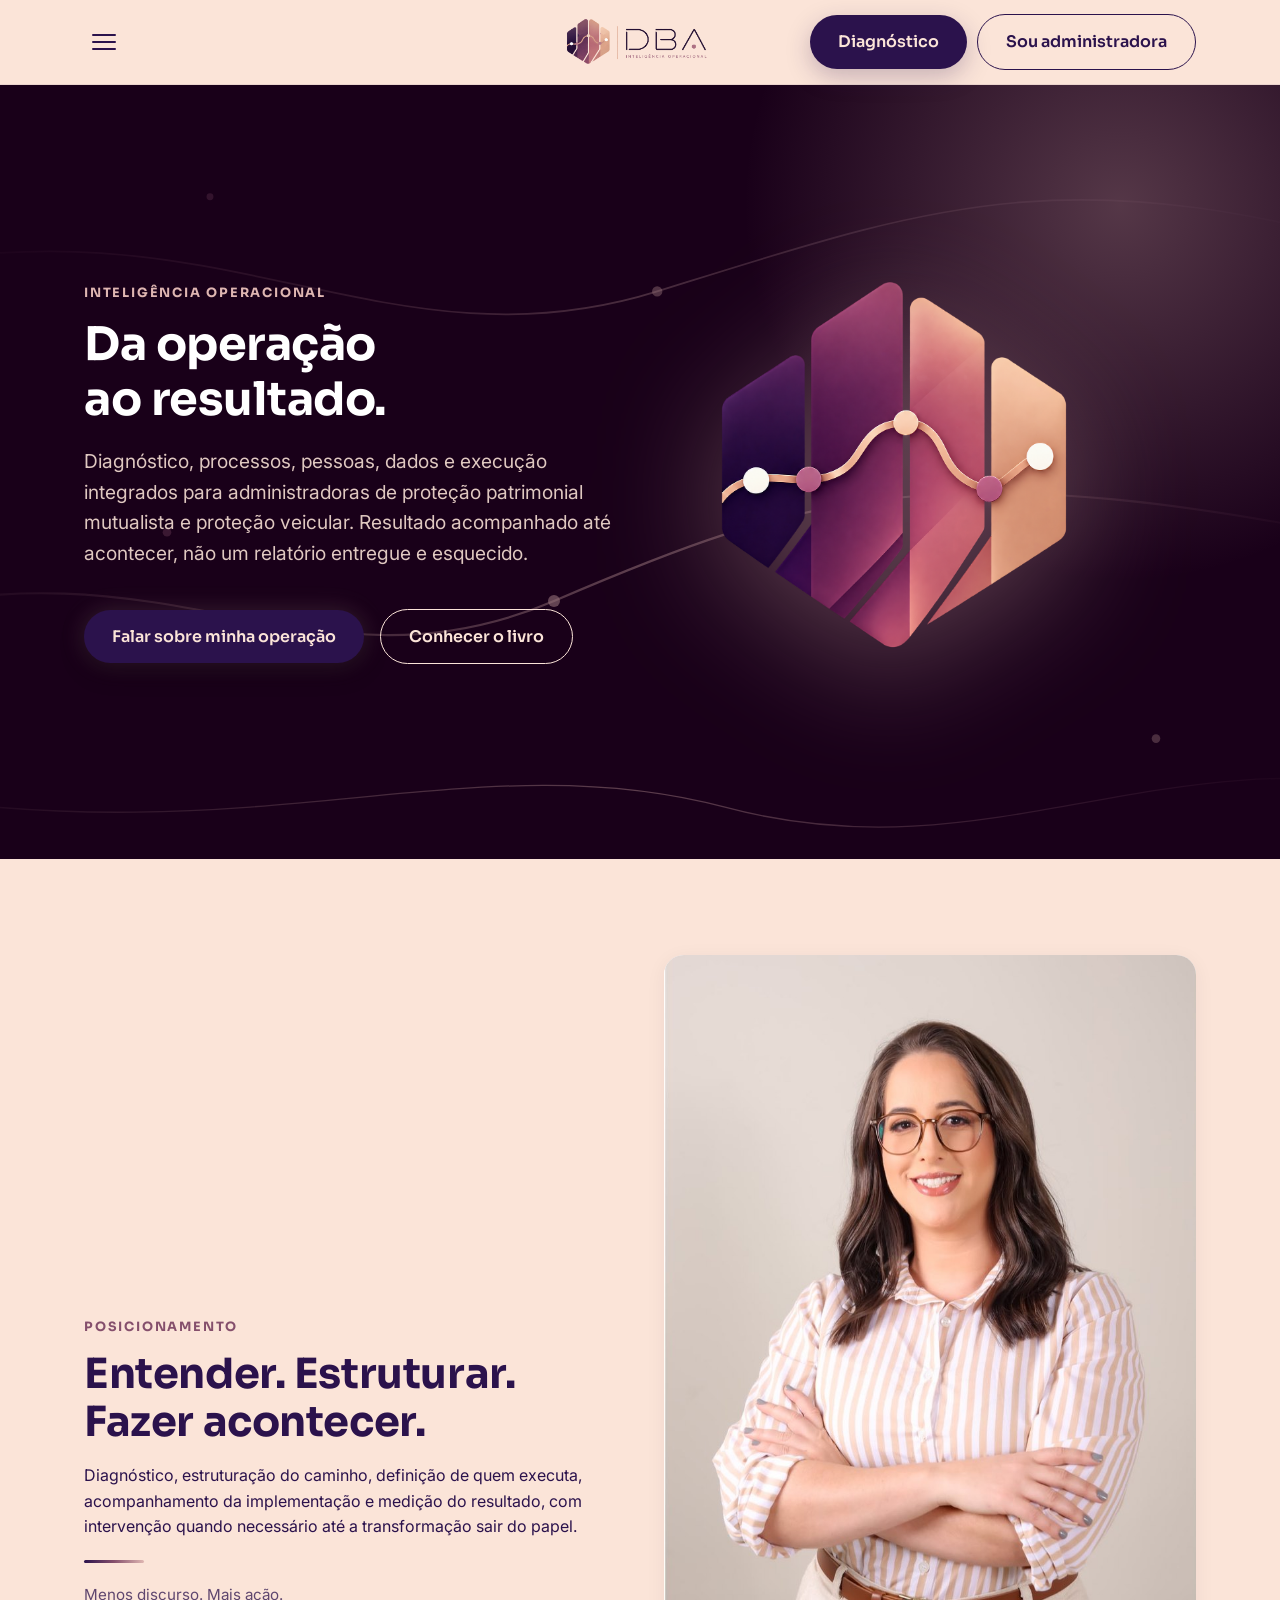
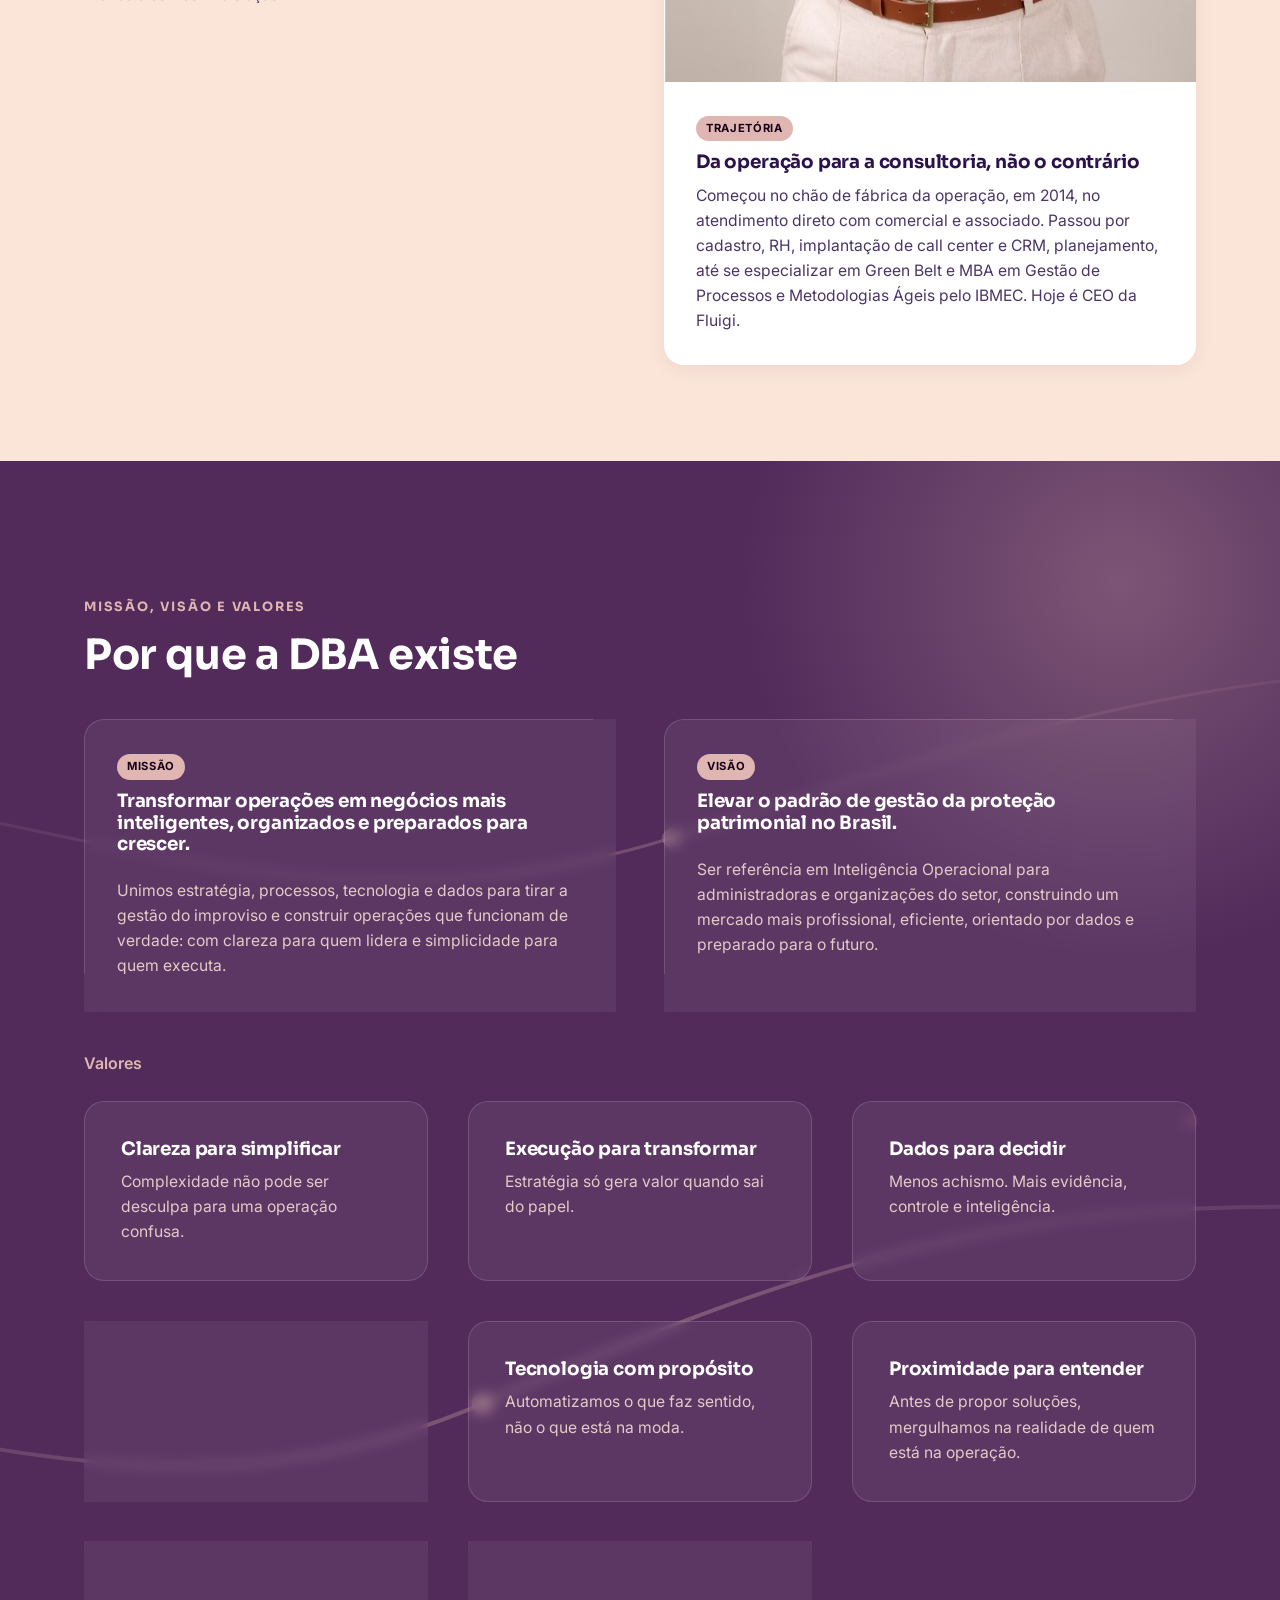
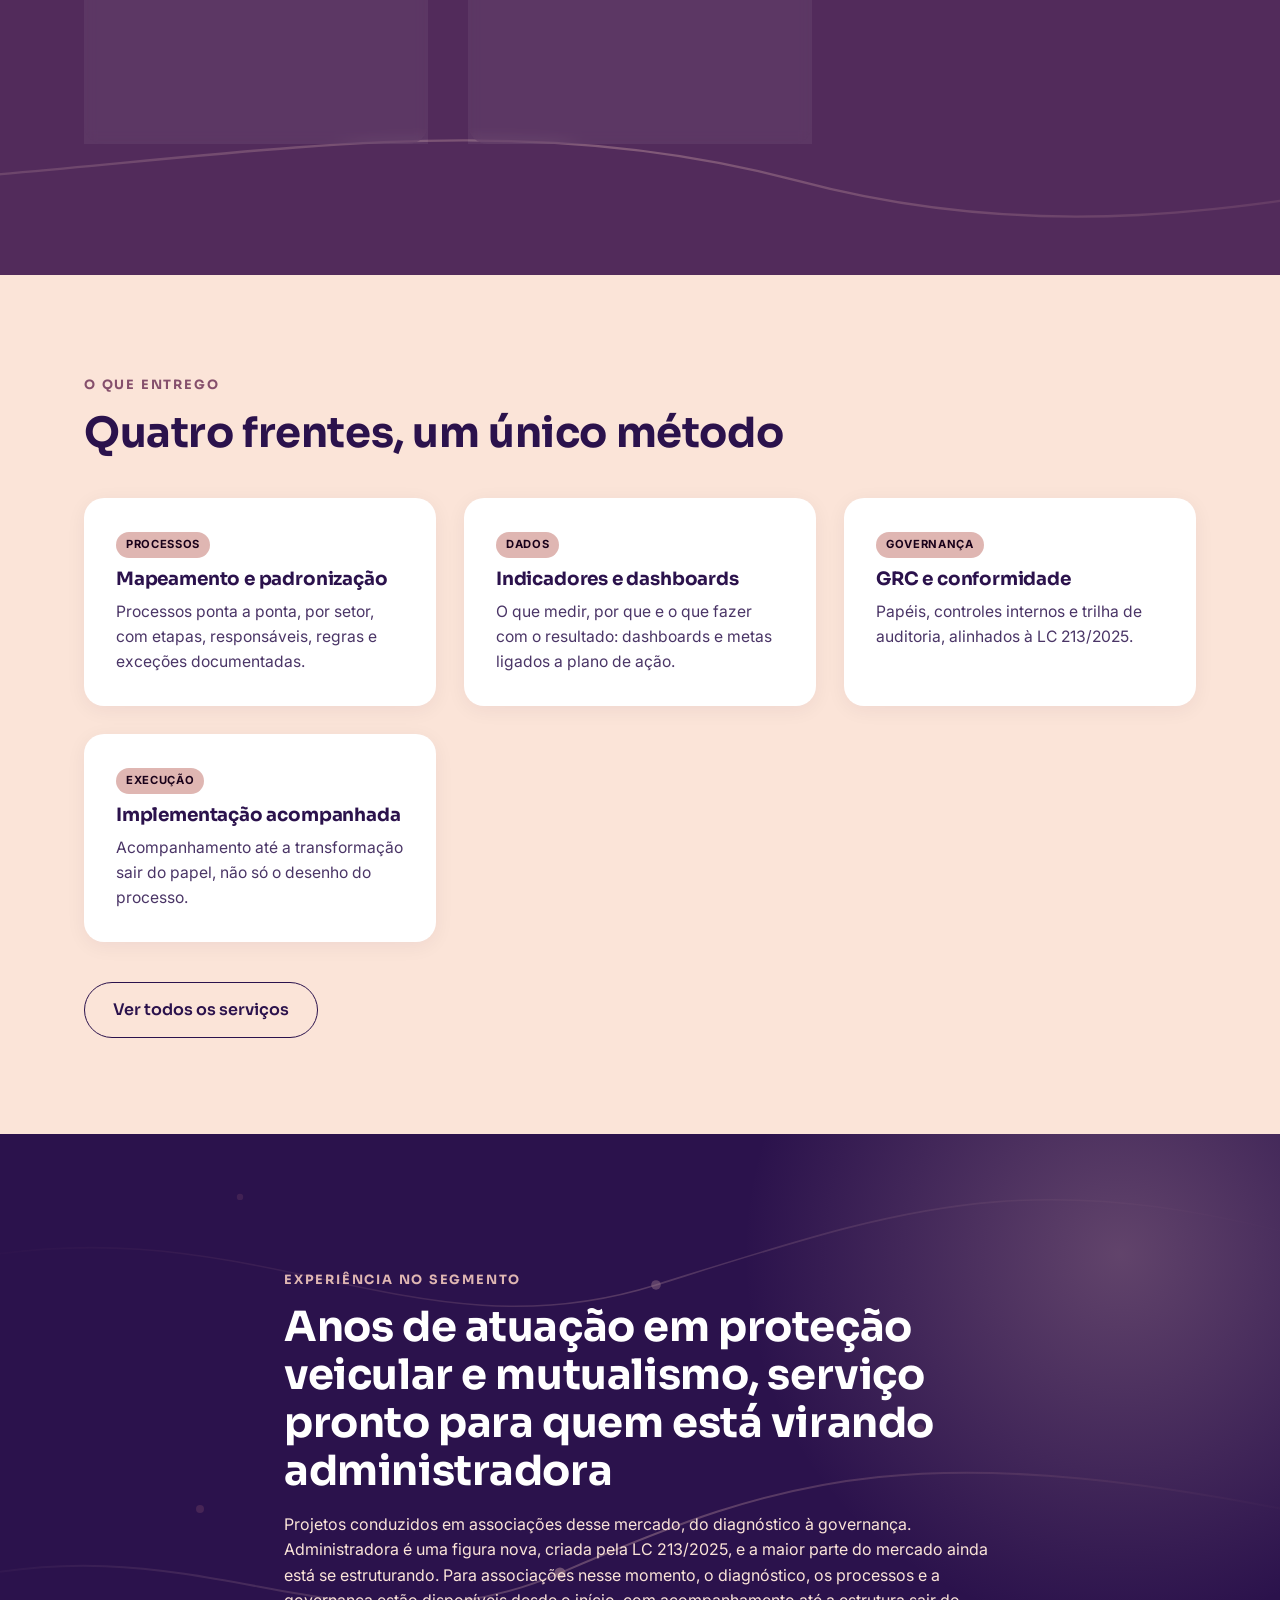
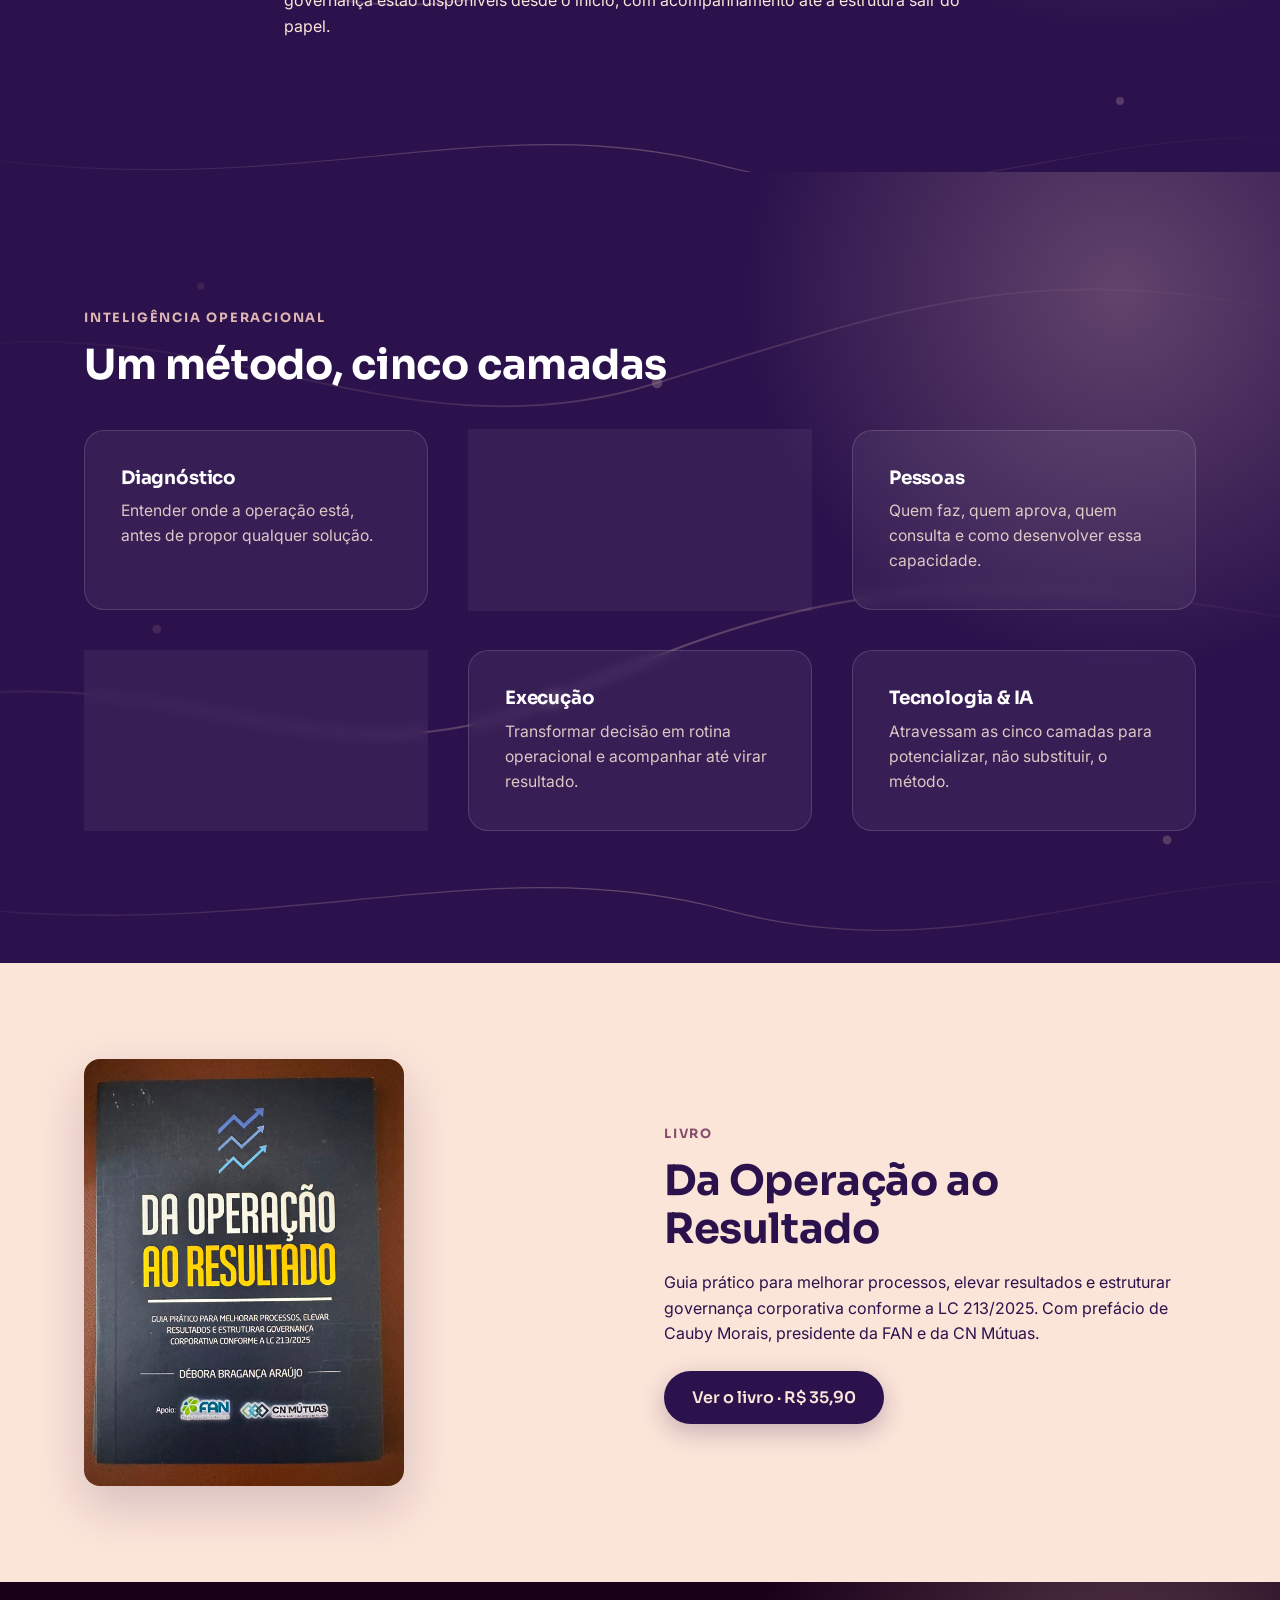
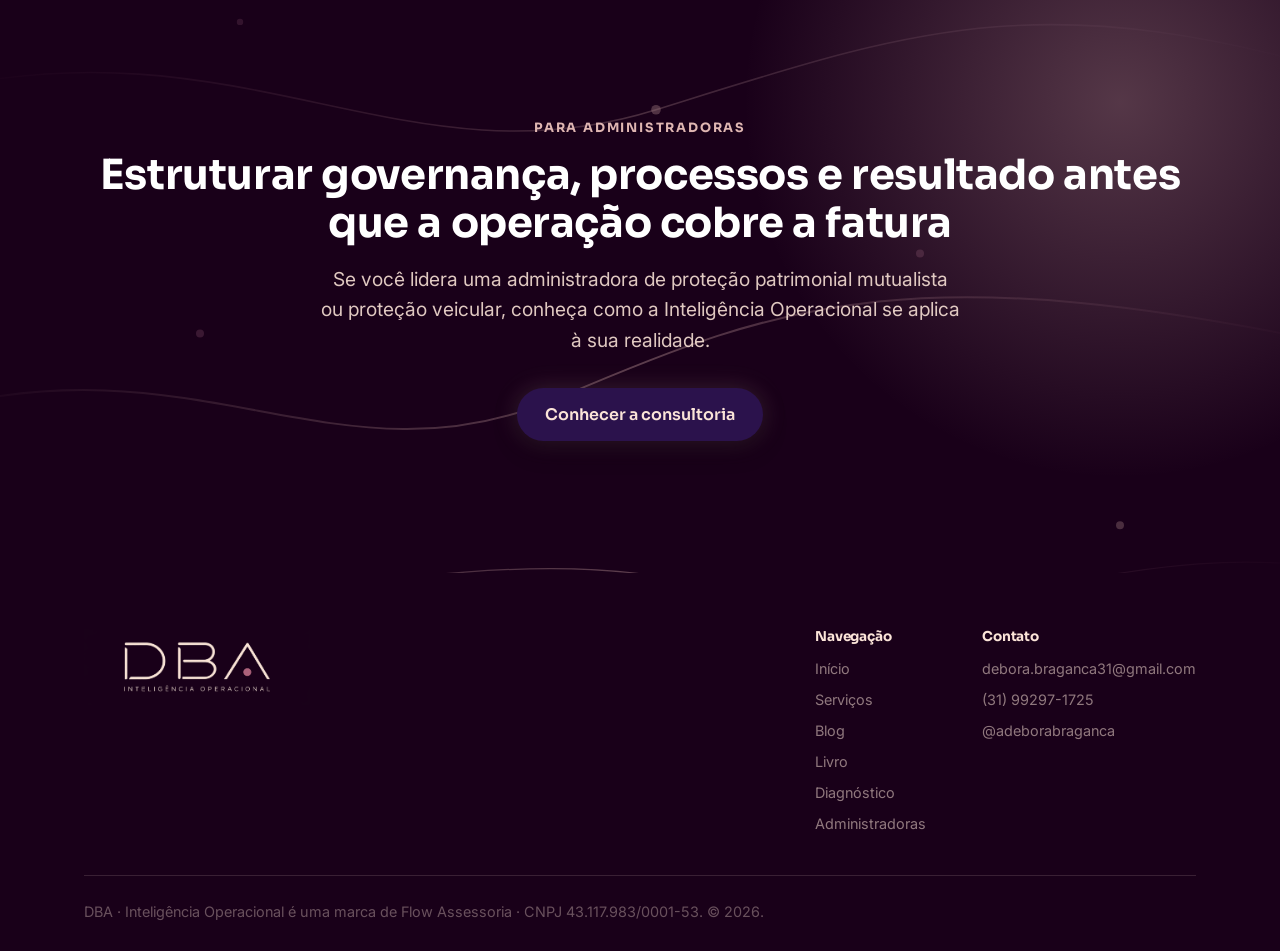
<file: index.html>
<!DOCTYPE html>
<html lang="pt-BR">
<head>
<meta charset="UTF-8">
<meta name="viewport" content="width=device-width, initial-scale=1.0">
<title>DBA · Inteligência Operacional | Débora Bragança</title>
<meta name="description" content="Diagnóstico, processos, pessoas, dados e execução para administradoras de proteção patrimonial mutualista e proteção veicular.">
<link rel="canonical" href="https://www.dbainteligenciaoperacional.com.br/">
<link rel="icon" href="assets/img/icone.png">
<link rel="preconnect" href="https://fonts.googleapis.com">
<link href="https://fonts.googleapis.com/css2?family=Sora:wght@600;700;800&family=Inter:wght@400;500;600&display=swap" rel="stylesheet">
<link rel="stylesheet" href="assets/css/style.css">
</head>
<body>

<header class="site-header">
  <div class="container">
    <button class="nav-toggle" aria-label="Abrir menu"><span></span><span></span><span></span></button>
    <a href="index.html" class="logo"><img src="assets/img/logo-dark.png" alt="DBA Inteligência Operacional"></a>
    <div class="header-ctas">
      <a href="diagnostico.html" class="btn btn-primary header-cta pulse-glow">Diagnóstico</a>
      <a href="administradoras.html" class="btn btn-outline header-cta">Sou administradora</a>
    </div>
  </div>
</header>

<nav class="site-nav">
  <button class="nav-close" aria-label="Fechar menu">&times;</button>
  <a href="index.html">Início</a>
  <a href="servicos.html">Serviços</a>
  <a href="blog.html">Blog</a>
  <a href="livro.html">Livro</a>
  <a href="diagnostico.html">Diagnóstico</a>
  <a href="administradoras.html">Administradoras</a>
  <div class="nav-contact">
    <a href="https://wa.me/5531992971725" target="_blank" rel="noopener">WhatsApp (31) 99297-1725</a>
    <a href="mailto:debora.braganca31@gmail.com">debora.braganca31@gmail.com</a>
    <a href="https://instagram.com/adeborabraganca" target="_blank" rel="noopener">@adeborabraganca</a>
  </div>
</nav>

<!-- HERO -->
<section class="section-dark section-hero">
  <div class="container grid-2">
    <div>
      <span class="eyebrow">Inteligência Operacional</span>
      <h1 class="hero-title">Da operação<br>ao resultado.</h1>
      <p class="lead">Diagnóstico, processos, pessoas, dados e execução integrados para administradoras de proteção patrimonial mutualista e proteção veicular. Resultado acompanhado até acontecer, não um relatório entregue e esquecido.</p>
      <div class="mt-40 badge-row">
        <a href="administradoras.html" class="btn btn-primary">Falar sobre minha operação</a>
        <a href="livro.html" class="btn btn-outline">Conhecer o livro</a>
      </div>
    </div>
    <div>
      <img class="hero-icon" src="assets/img/icone.png" alt="Ícone DBA: hexágono em gradiente com linha de tendência">
    </div>
  </div>
</section>

<!-- POSICIONAMENTO -->
<section class="section-light" id="sobre">
  <div class="container grid-2">
    <div>
      <span class="eyebrow">Posicionamento</span>
      <h2 class="section-title">Entender. Estruturar. Fazer acontecer.</h2>
      <p>Diagnóstico, estruturação do caminho, definição de quem executa, acompanhamento da implementação e medição do resultado, com intervenção quando necessário até a transformação sair do papel.</p>
      <div class="trend-divider"></div>
      <p style="opacity:0.75; font-size:0.95rem;">Menos discurso. Mais ação.</p>
    </div>
    <div class="card" style="padding:0; overflow:hidden;">
      <img src="assets/img/debora-retrato.jpg" alt="Débora Bragança, fundadora da DBA Inteligência Operacional" style="width:100%; display:block;">
      <div style="padding:32px;">
        <span class="tag-flag">Trajetória</span>
        <h3>Da operação para a consultoria, não o contrário</h3>
        <p>Começou no chão de fábrica da operação, em 2014, no atendimento direto com comercial e associado. Passou por cadastro, RH, implantação de call center e CRM, planejamento, até se especializar em Green Belt e MBA em Gestão de Processos e Metodologias Ágeis pelo IBMEC. Hoje é CEO da Fluigi.</p>
      </div>
    </div>
  </div>
</section>

<!-- MISSÃO / VISÃO / VALORES -->
<section class="section-dark">
  <div class="container">
    <span class="eyebrow">Missão, visão e valores</span>
    <h2 class="section-title">Por que a DBA existe</h2>
    <div class="grid-2 mt-40" style="align-items:stretch;">
      <div class="card">
        <span class="tag-flag">Missão</span>
        <h3>Transformar operações em negócios mais inteligentes, organizados e preparados para crescer.</h3>
        <p class="mt-24">Unimos estratégia, processos, tecnologia e dados para tirar a gestão do improviso e construir operações que funcionam de verdade: com clareza para quem lidera e simplicidade para quem executa.</p>
      </div>
      <div class="card">
        <span class="tag-flag">Visão</span>
        <h3>Elevar o padrão de gestão da proteção patrimonial no Brasil.</h3>
        <p class="mt-24">Ser referência em Inteligência Operacional para administradoras e organizações do setor, construindo um mercado mais profissional, eficiente, orientado por dados e preparado para o futuro.</p>
      </div>
    </div>

    <p class="hero-kicker mt-40" style="margin-bottom:0;">Valores</p>
    <div class="grid-3 mt-24">
      <div class="card">
        <h3>Clareza para simplificar</h3>
        <p>Complexidade não pode ser desculpa para uma operação confusa.</p>
      </div>
      <div class="card">
        <h3>Execução para transformar</h3>
        <p>Estratégia só gera valor quando sai do papel.</p>
      </div>
      <div class="card">
        <h3>Dados para decidir</h3>
        <p>Menos achismo. Mais evidência, controle e inteligência.</p>
      </div>
      <div class="card">
        <h3>Processos para sustentar</h3>
        <p>Crescimento sem estrutura vira problema. Construímos bases para crescer.</p>
      </div>
      <div class="card">
        <h3>Tecnologia com propósito</h3>
        <p>Automatizamos o que faz sentido, não o que está na moda.</p>
      </div>
      <div class="card">
        <h3>Proximidade para entender</h3>
        <p>Antes de propor soluções, mergulhamos na realidade de quem está na operação.</p>
      </div>
      <div class="card">
        <h3>Coragem para questionar</h3>
        <p>"É assim que sempre foi feito" nunca será argumento suficiente.</p>
      </div>
      <div class="card">
        <h3>Compromisso com o resultado</h3>
        <p>Não entregamos apenas diagnóstico. Participamos da transformação.</p>
      </div>
    </div>
  </div>
</section>

<!-- O QUE ENTREGO -->
<section class="section-light">
  <div class="container">
    <span class="eyebrow">O que entrego</span>
    <h2 class="section-title">Quatro frentes, um único método</h2>
    <div class="grid-3 mt-40">
      <div class="card">
        <span class="tag-flag">Processos</span>
        <h3>Mapeamento e padronização</h3>
        <p>Processos ponta a ponta, por setor, com etapas, responsáveis, regras e exceções documentadas.</p>
      </div>
      <div class="card">
        <span class="tag-flag">Dados</span>
        <h3>Indicadores e dashboards</h3>
        <p>O que medir, por que e o que fazer com o resultado: dashboards e metas ligados a plano de ação.</p>
      </div>
      <div class="card">
        <span class="tag-flag">Governança</span>
        <h3>GRC e conformidade</h3>
        <p>Papéis, controles internos e trilha de auditoria, alinhados à LC 213/2025.</p>
      </div>
      <div class="card">
        <span class="tag-flag">Execução</span>
        <h3>Implementação acompanhada</h3>
        <p>Acompanhamento até a transformação sair do papel, não só o desenho do processo.</p>
      </div>
    </div>
    <div class="mt-40">
      <a href="servicos.html" class="btn btn-outline">Ver todos os serviços</a>
    </div>
  </div>
</section>

<!-- CLIENTES JÁ ATENDIDOS -->
<section class="section-purple">
  <div class="container" style="max-width:760px;">
    <span class="eyebrow">Experiência no segmento</span>
    <h2 class="section-title">Anos de atuação em proteção veicular e mutualismo, serviço pronto para quem está virando administradora</h2>
    <p>Projetos conduzidos em associações desse mercado, do diagnóstico à governança. Administradora é uma figura nova, criada pela LC 213/2025, e a maior parte do mercado ainda está se estruturando. Para associações nesse momento, o diagnóstico, os processos e a governança estão disponíveis desde o início, com acompanhamento até a estrutura sair do papel.</p>
  </div>
</section>

<!-- PILARES -->
<section class="section-purple">
  <div class="container">
    <span class="eyebrow">Inteligência Operacional</span>
    <h2 class="section-title">Um método, cinco camadas</h2>
    <div class="grid-3 mt-40">
      <div class="card"><h3>Diagnóstico</h3><p>Entender onde a operação está, antes de propor qualquer solução.</p></div>
      <div class="card"><h3>Processos</h3><p>Definir como a operação deveria funcionar, com padrão e rastreabilidade.</p></div>
      <div class="card"><h3>Pessoas</h3><p>Quem faz, quem aprova, quem consulta e como desenvolver essa capacidade.</p></div>
      <div class="card"><h3>Dados</h3><p>Medir o que está acontecendo de verdade, não o que parece estar.</p></div>
      <div class="card"><h3>Execução</h3><p>Transformar decisão em rotina operacional e acompanhar até virar resultado.</p></div>
      <div class="card"><h3>Tecnologia &amp; IA</h3><p>Atravessam as cinco camadas para potencializar, não substituir, o método.</p></div>
    </div>
  </div>
</section>

<!-- LIVRO TEASER -->
<section class="section-light">
  <div class="container grid-2">
    <div>
      <img src="assets/img/capa-livro.jpg" alt="Capa do livro Da Operação ao Resultado" style="border-radius:16px; box-shadow:0 20px 50px rgba(43,18,76,0.18); max-width:320px;">
    </div>
    <div>
      <span class="eyebrow">Livro</span>
      <h2 class="section-title">Da Operação ao Resultado</h2>
      <p>Guia prático para melhorar processos, elevar resultados e estruturar governança corporativa conforme a LC 213/2025. Com prefácio de Cauby Morais, presidente da FAN e da CN Mútuas.</p>
      <div class="mt-24">
        <a href="livro.html" class="btn btn-primary">Ver o livro · R$ 35,90</a>
      </div>
    </div>
  </div>
</section>

<!-- CTA ADMINISTRADORAS -->
<section class="section-dark section-impact">
  <div class="container text-center">
    <span class="eyebrow">Para administradoras</span>
    <h2 class="section-title">Estruturar governança, processos e resultado antes que a operação cobre a fatura</h2>
    <p class="lead" style="margin:0 auto 32px;">Se você lidera uma administradora de proteção patrimonial mutualista ou proteção veicular, conheça como a Inteligência Operacional se aplica à sua realidade.</p>
    <a href="administradoras.html" class="btn btn-primary">Conhecer a consultoria</a>
  </div>
</section>

<footer class="site-footer">
  <div class="container">
    <div class="footer-top">
      <div class="logo"><img src="assets/img/logo-light.png" alt="DBA Inteligência Operacional"></div>
      <div class="footer-cols">
        <div class="footer-col">
          <h4>Navegação</h4>
          <a href="index.html">Início</a>
          <a href="servicos.html">Serviços</a>
          <a href="blog.html">Blog</a>
          <a href="livro.html">Livro</a>
          <a href="diagnostico.html">Diagnóstico</a>
          <a href="administradoras.html">Administradoras</a>
        </div>
        <div class="footer-col">
          <h4>Contato</h4>
          <a href="mailto:debora.braganca31@gmail.com">debora.braganca31@gmail.com</a>
          <a href="https://wa.me/5531992971725" target="_blank" rel="noopener">(31) 99297-1725</a>
          <a href="https://instagram.com/adeborabraganca" target="_blank" rel="noopener">@adeborabraganca</a>
        </div>
      </div>
    </div>
    <p style="opacity:0.5;">DBA · Inteligência Operacional é uma marca de Flow Assessoria · CNPJ 43.117.983/0001-53. © 2026.</p>
  </div>
</footer>

<script src="assets/js/nav.js"></script>
</body>
</html>
</file>
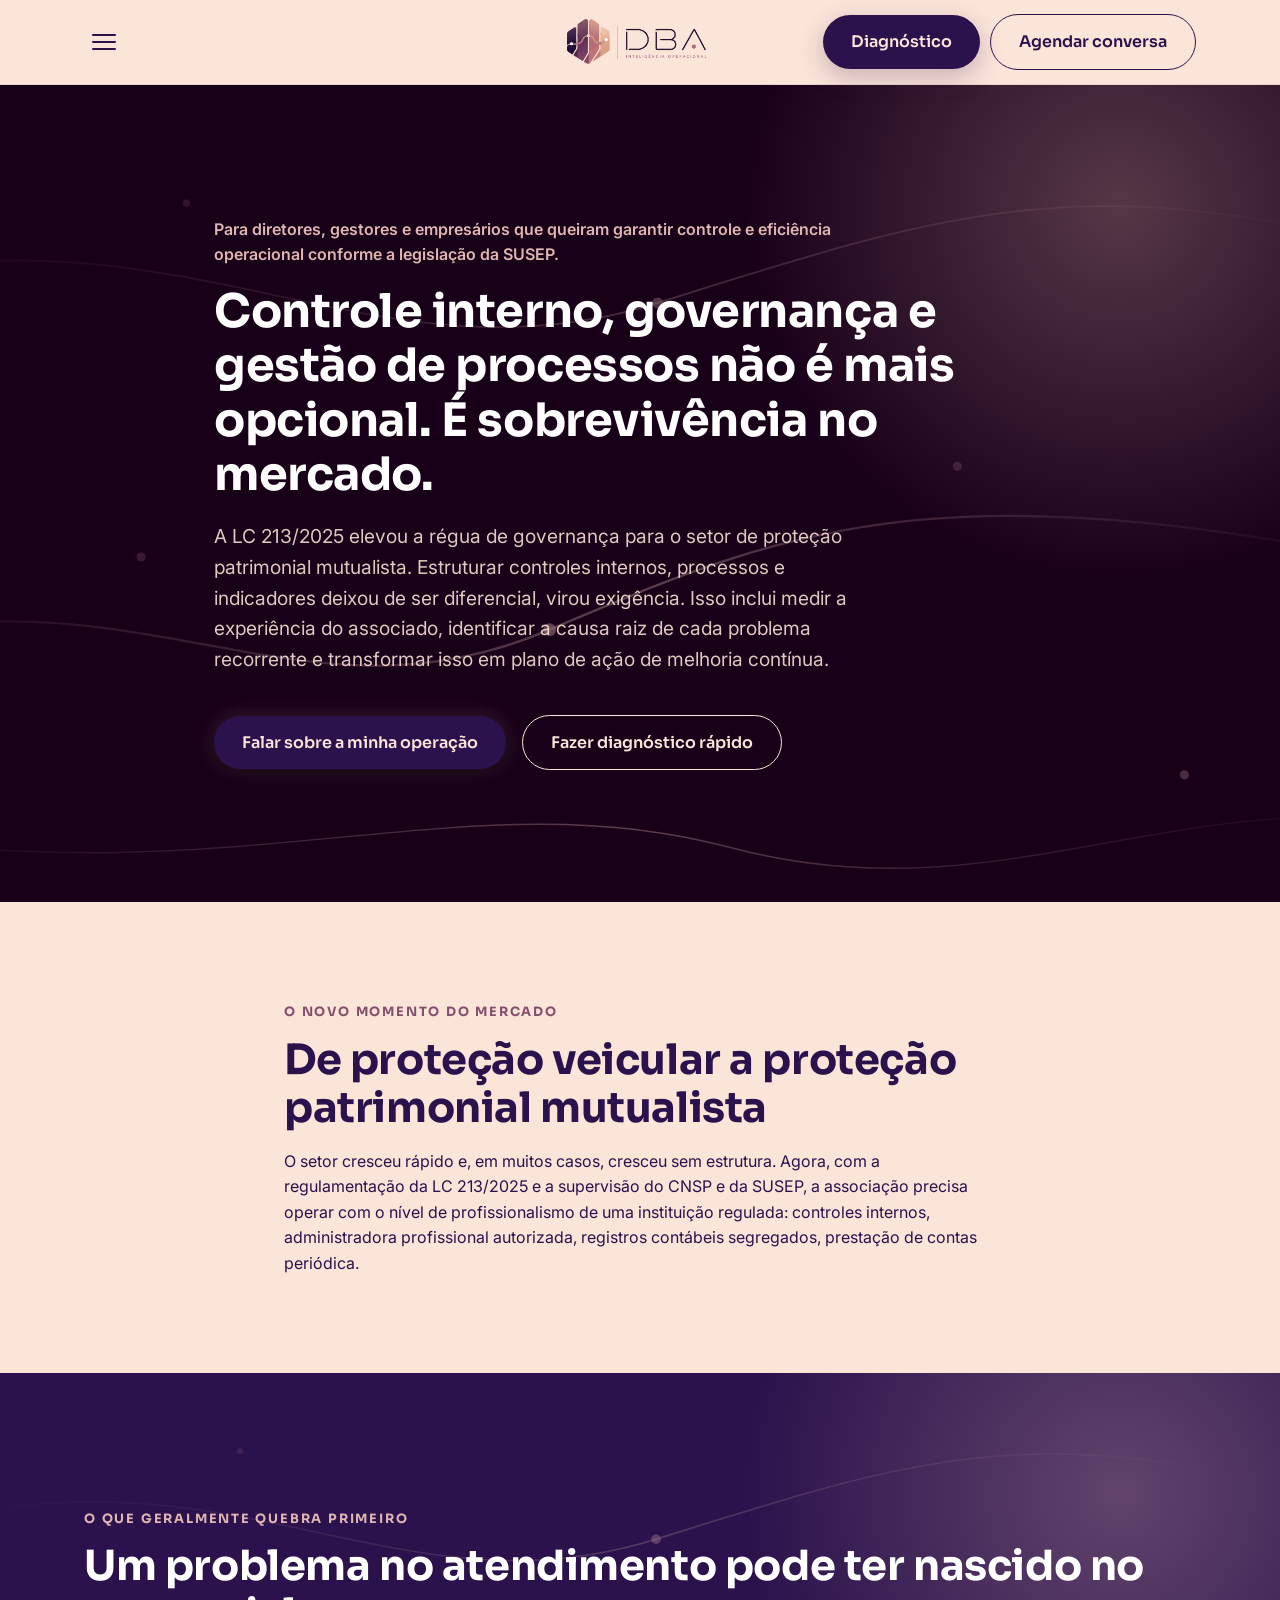
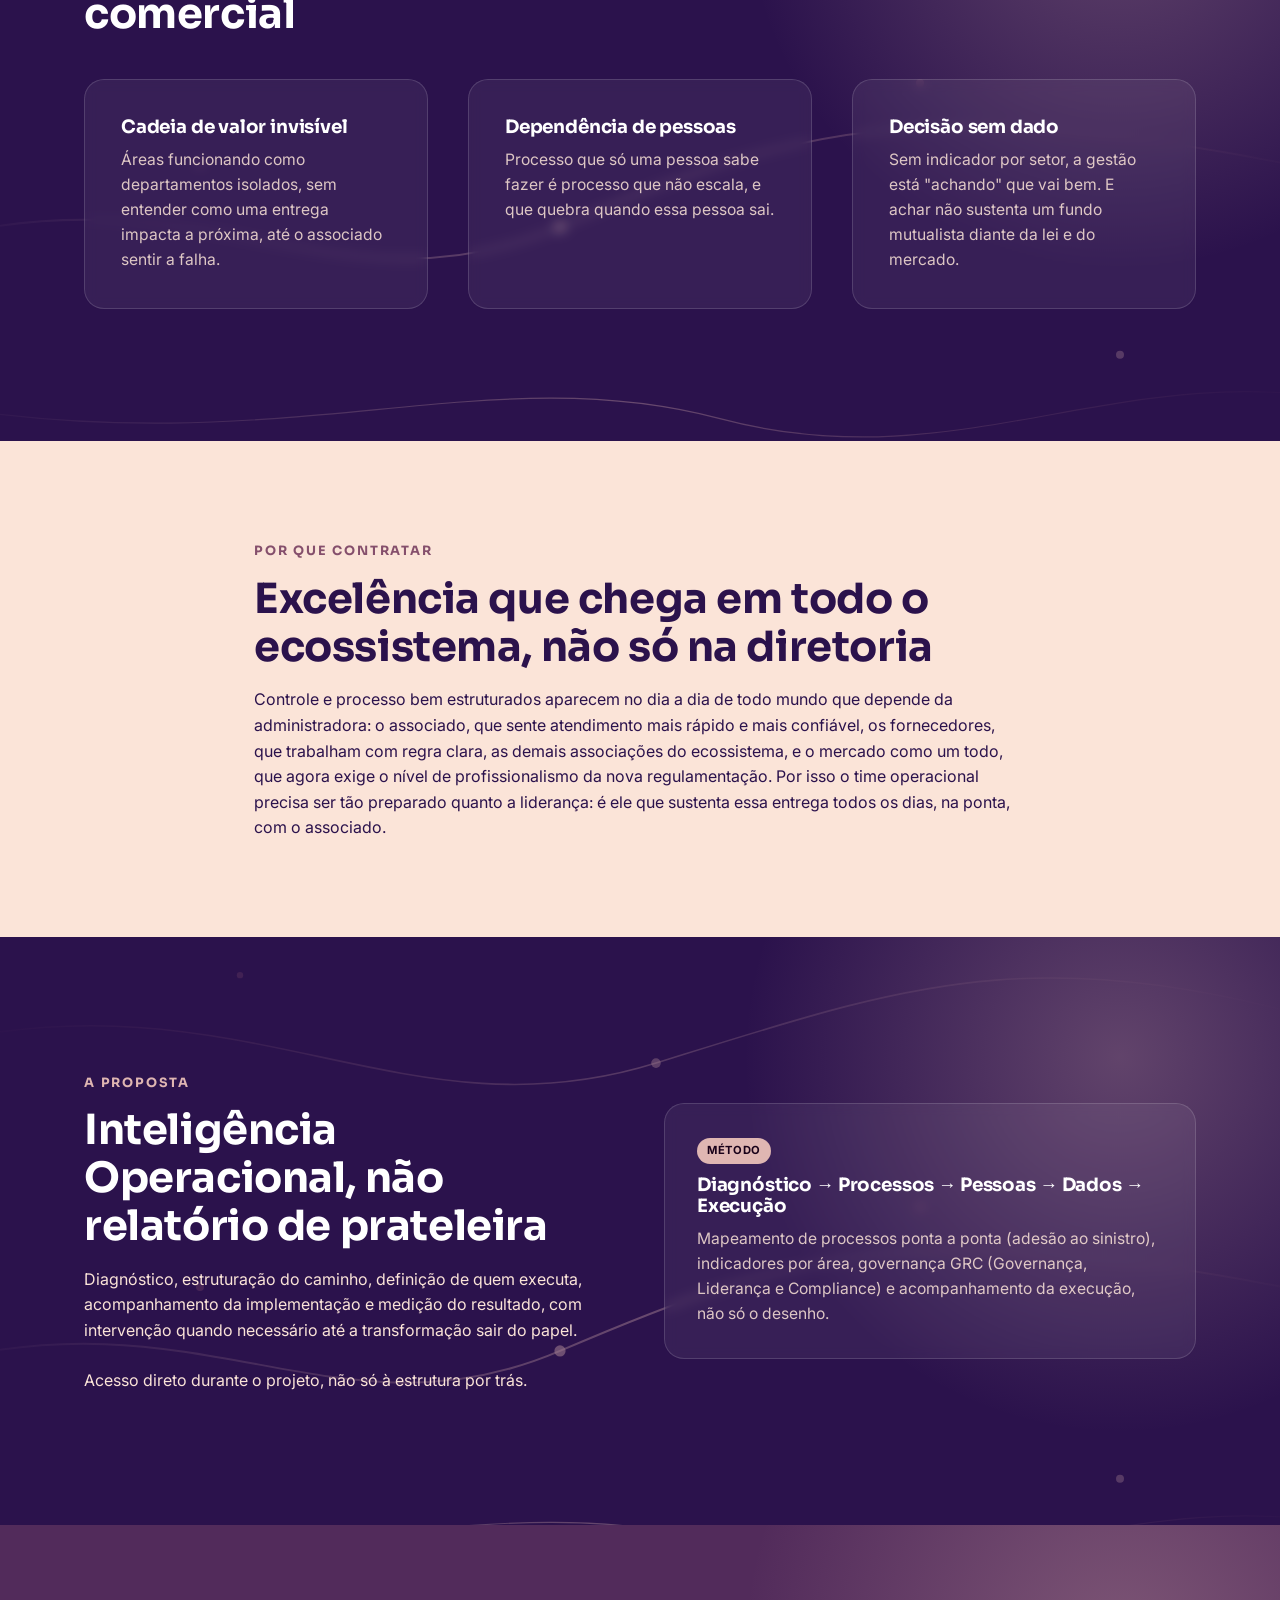
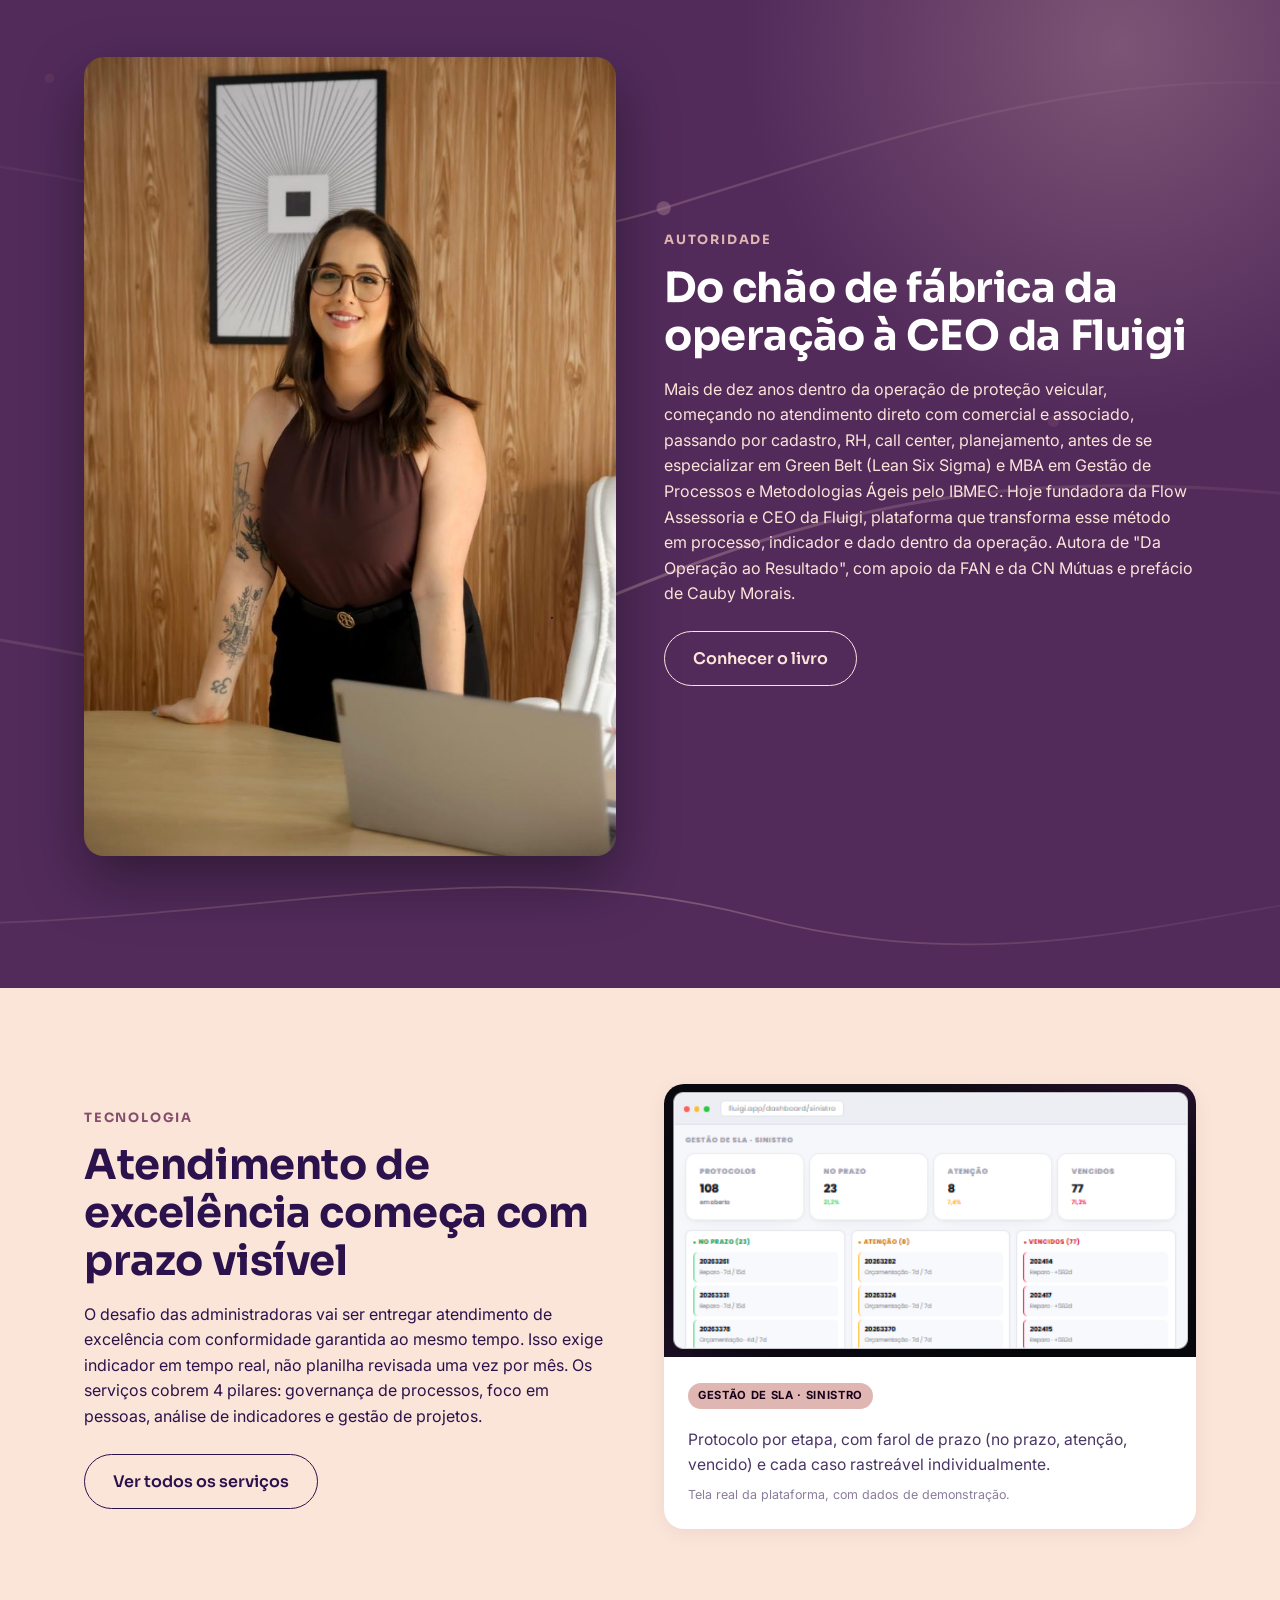
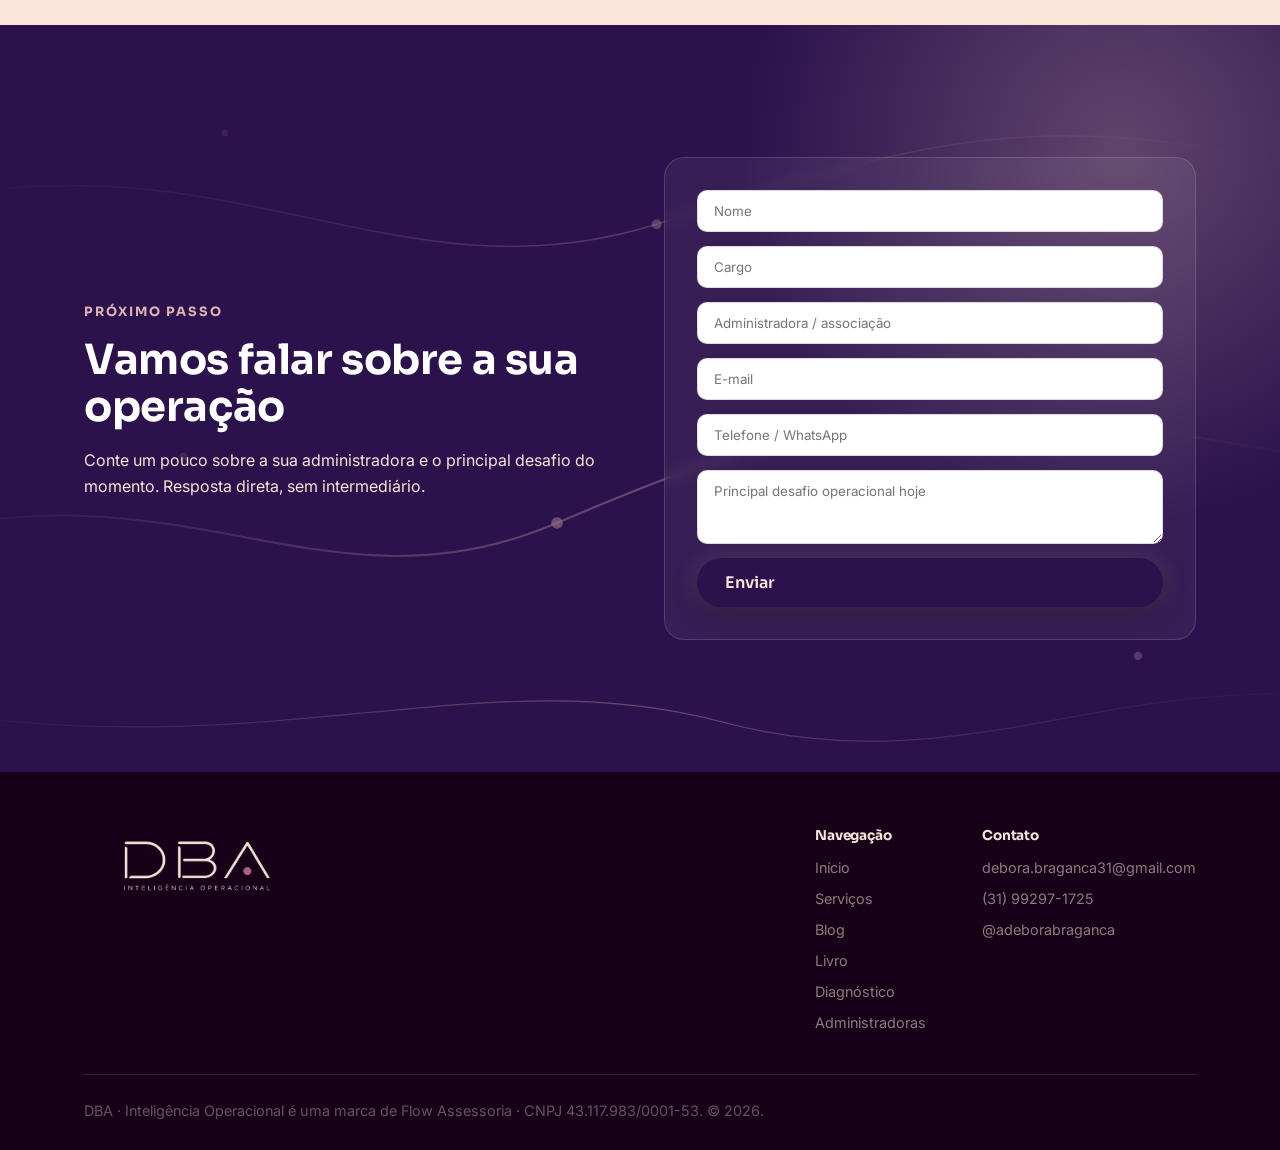
<file: administradoras.html>
<!DOCTYPE html>
<html lang="pt-BR">
<head>
<meta charset="UTF-8">
<meta name="viewport" content="width=device-width, initial-scale=1.0">
<title>Para Administradoras · DBA Inteligência Operacional</title>
<meta name="description" content="Consultoria de Inteligência Operacional para administradoras de proteção patrimonial mutualista e proteção veicular: diagnóstico, processos, pessoas, dados e execução.">
<link rel="canonical" href="https://www.dbainteligenciaoperacional.com.br/administradoras.html">
<link rel="icon" href="assets/img/icone.png">
<link rel="preconnect" href="https://fonts.googleapis.com">
<link href="https://fonts.googleapis.com/css2?family=Sora:wght@600;700;800&family=Inter:wght@400;500;600&display=swap" rel="stylesheet">
<link rel="stylesheet" href="assets/css/style.css">
</head>
<body>

<header class="site-header">
  <div class="container">
    <button class="nav-toggle" aria-label="Abrir menu"><span></span><span></span><span></span></button>
    <a href="index.html" class="logo"><img src="assets/img/logo-dark.png" alt="DBA Inteligência Operacional"></a>
    <div class="header-ctas">
      <a href="diagnostico.html" class="btn btn-primary header-cta pulse-glow">Diagnóstico</a>
      <a href="#contato" class="btn btn-outline header-cta">Agendar conversa</a>
    </div>
  </div>
</header>

<nav class="site-nav">
  <button class="nav-close" aria-label="Fechar menu">&times;</button>
  <a href="index.html">Início</a>
  <a href="servicos.html">Serviços</a>
  <a href="blog.html">Blog</a>
  <a href="livro.html">Livro</a>
  <a href="diagnostico.html">Diagnóstico</a>
  <a href="administradoras.html">Administradoras</a>
  <div class="nav-contact">
    <a href="https://wa.me/5531992971725" target="_blank" rel="noopener">WhatsApp (31) 99297-1725</a>
    <a href="mailto:debora.braganca31@gmail.com">debora.braganca31@gmail.com</a>
    <a href="https://instagram.com/adeborabraganca" target="_blank" rel="noopener">@adeborabraganca</a>
  </div>
</nav>

<!-- HERO -->
<section class="section-dark section-hero">
  <div class="container hero-solo">
    <p class="hero-kicker">Para diretores, gestores e empresários que queiram garantir controle e eficiência operacional conforme a legislação da SUSEP.</p>
    <h1 class="hero-title">Controle interno, governança e gestão de processos não é mais opcional. É sobrevivência no mercado.</h1>
    <p class="lead">A LC 213/2025 elevou a régua de governança para o setor de proteção patrimonial mutualista. Estruturar controles internos, processos e indicadores deixou de ser diferencial, virou exigência. Isso inclui medir a experiência do associado, identificar a causa raiz de cada problema recorrente e transformar isso em plano de ação de melhoria contínua.</p>
    <div class="mt-40 badge-row">
      <a href="#contato" class="btn btn-primary">Falar sobre a minha operação</a>
      <a href="diagnostico.html" class="btn btn-outline">Fazer diagnóstico rápido</a>
    </div>
  </div>
</section>

<!-- CONTEXTO -->
<section class="section-light">
  <div class="container" style="max-width:760px;">
    <span class="eyebrow">O novo momento do mercado</span>
    <h2 class="section-title">De proteção veicular a proteção patrimonial mutualista</h2>
    <p>O setor cresceu rápido e, em muitos casos, cresceu sem estrutura. Agora, com a regulamentação da LC 213/2025 e a supervisão do CNSP e da SUSEP, a associação precisa operar com o nível de profissionalismo de uma instituição regulada: controles internos, administradora profissional autorizada, registros contábeis segregados, prestação de contas periódica.</p>
  </div>
</section>

<!-- PROBLEMA / CONSEQUÊNCIA -->
<section class="section-purple">
  <div class="container">
    <span class="eyebrow">O que geralmente quebra primeiro</span>
    <h2 class="section-title">Um problema no atendimento pode ter nascido no comercial</h2>
    <div class="grid-3 mt-40">
      <div class="card">
        <h3>Cadeia de valor invisível</h3>
        <p>Áreas funcionando como departamentos isolados, sem entender como uma entrega impacta a próxima, até o associado sentir a falha.</p>
      </div>
      <div class="card">
        <h3>Dependência de pessoas</h3>
        <p>Processo que só uma pessoa sabe fazer é processo que não escala, e que quebra quando essa pessoa sai.</p>
      </div>
      <div class="card">
        <h3>Decisão sem dado</h3>
        <p>Sem indicador por setor, a gestão está "achando" que vai bem. E achar não sustenta um fundo mutualista diante da lei e do mercado.</p>
      </div>
    </div>
  </div>
</section>

<!-- PROPOSTA DE VALOR -->
<section class="section-light">
  <div class="container" style="max-width:820px;">
    <span class="eyebrow">Por que contratar</span>
    <h2 class="section-title">Excelência que chega em todo o ecossistema, não só na diretoria</h2>
    <p>Controle e processo bem estruturados aparecem no dia a dia de todo mundo que depende da administradora: o associado, que sente atendimento mais rápido e mais confiável, os fornecedores, que trabalham com regra clara, as demais associações do ecossistema, e o mercado como um todo, que agora exige o nível de profissionalismo da nova regulamentação. Por isso o time operacional precisa ser tão preparado quanto a liderança: é ele que sustenta essa entrega todos os dias, na ponta, com o associado.</p>
  </div>
</section>

<!-- NOVA VISÃO / SOLUÇÃO -->
<section class="section-purple">
  <div class="container grid-2">
    <div>
      <span class="eyebrow">A proposta</span>
      <h2 class="section-title">Inteligência Operacional, não relatório de prateleira</h2>
      <p>Diagnóstico, estruturação do caminho, definição de quem executa, acompanhamento da implementação e medição do resultado, com intervenção quando necessário até a transformação sair do papel.</p>
      <p class="mt-24">Acesso direto durante o projeto, não só à estrutura por trás.</p>
    </div>
    <div class="card">
      <span class="tag-flag">Método</span>
      <h3>Diagnóstico → Processos → Pessoas → Dados → Execução</h3>
      <p>Mapeamento de processos ponta a ponta (adesão ao sinistro), indicadores por área, governança GRC (Governança, Liderança e Compliance) e acompanhamento da execução, não só o desenho.</p>
    </div>
  </div>
</section>

<!-- AUTORIDADE -->
<section class="section-dark">
  <div class="container grid-2">
    <div>
      <img src="assets/img/debora-escritorio.jpg" alt="Débora Bragança, CEO da Fluigi" style="border-radius:20px; width:100%; box-shadow:0 24px 60px rgba(0,0,0,0.4);">
    </div>
    <div>
      <span class="eyebrow">Autoridade</span>
      <h2 class="section-title">Do chão de fábrica da operação à CEO da Fluigi</h2>
      <p>Mais de dez anos dentro da operação de proteção veicular, começando no atendimento direto com comercial e associado, passando por cadastro, RH, call center, planejamento, antes de se especializar em Green Belt (Lean Six Sigma) e MBA em Gestão de Processos e Metodologias Ágeis pelo IBMEC. Hoje fundadora da Flow Assessoria e CEO da Fluigi, plataforma que transforma esse método em processo, indicador e dado dentro da operação. Autora de "Da Operação ao Resultado", com apoio da FAN e da CN Mútuas e prefácio de Cauby Morais.</p>
      <div class="mt-24">
        <a href="livro.html" class="btn btn-outline">Conhecer o livro</a>
      </div>
    </div>
  </div>
</section>

<!-- TECNOLOGIA E EXECUÇÃO -->
<section class="section-light">
  <div class="container grid-2">
    <div>
      <span class="eyebrow">Tecnologia</span>
      <h2 class="section-title">Atendimento de excelência começa com prazo visível</h2>
      <p>O desafio das administradoras vai ser entregar atendimento de excelência com conformidade garantida ao mesmo tempo. Isso exige indicador em tempo real, não planilha revisada uma vez por mês. Os serviços cobrem 4 pilares: governança de processos, foco em pessoas, análise de indicadores e gestão de projetos.</p>
      <div class="mt-24">
        <a href="servicos.html" class="btn btn-outline">Ver todos os serviços</a>
      </div>
    </div>
    <div class="card" style="padding:0; overflow:hidden;">
      <img src="assets/img/fluigi-dashboard-sinistro.png" alt="Dashboard de gestão de SLA de sinistro da plataforma Fluigi: protocolos no prazo, em atenção e vencidos" style="width:100%; display:block;">
      <div style="padding:24px;">
        <span class="tag-flag">Gestão de SLA · Sinistro</span>
        <p style="margin-top:8px;">Protocolo por etapa, com farol de prazo (no prazo, atenção, vencido) e cada caso rastreável individualmente.</p>
        <p style="margin-top:8px; font-size:0.78rem; opacity:0.55;">Tela real da plataforma, com dados de demonstração.</p>
      </div>
    </div>
  </div>
</section>

<!-- Seção de cases/evidências fica de fora por enquanto (decisão dela, 2026-08-15): reinserir quando houver
     logomarcas de clientes e cases reais para mostrar. Ver pendência registrada no blueprint do projeto. -->

<!-- FORM DE CAPTAÇÃO -->
<section class="section-purple" id="contato">
  <div class="container grid-2">
    <div>
      <span class="eyebrow">Próximo passo</span>
      <h2 class="section-title">Vamos falar sobre a sua operação</h2>
      <p>Conte um pouco sobre a sua administradora e o principal desafio do momento. Resposta direta, sem intermediário.</p>
    </div>
    <div class="card">
      <form id="leadForm">
        <div style="display:flex; flex-direction:column; gap:14px;">
          <input type="text" name="Nome" id="leadNome" placeholder="Nome" required style="padding:12px 16px; border-radius:10px; border:1px solid rgba(43,18,76,0.15); font-family:inherit;">
          <input type="text" name="Cargo" id="leadCargo" placeholder="Cargo" required style="padding:12px 16px; border-radius:10px; border:1px solid rgba(43,18,76,0.15); font-family:inherit;">
          <input type="text" name="Administradora" id="leadAdministradora" placeholder="Administradora / associação" required style="padding:12px 16px; border-radius:10px; border:1px solid rgba(43,18,76,0.15); font-family:inherit;">
          <input type="email" name="E-mail" id="leadEmail" placeholder="E-mail" required style="padding:12px 16px; border-radius:10px; border:1px solid rgba(43,18,76,0.15); font-family:inherit;">
          <input type="tel" name="Telefone" id="leadTelefone" placeholder="Telefone / WhatsApp" required style="padding:12px 16px; border-radius:10px; border:1px solid rgba(43,18,76,0.15); font-family:inherit;">
          <textarea name="Desafio" id="leadDesafio" placeholder="Principal desafio operacional hoje" rows="3" style="padding:12px 16px; border-radius:10px; border:1px solid rgba(43,18,76,0.15); font-family:inherit;"></textarea>
          <button type="submit" class="btn btn-primary" id="leadSubmitBtn">Enviar</button>
        </div>
      </form>
      <div id="leadSuccess" style="display:none; text-align:center;">
        <p style="font-weight:600; margin-bottom:6px;">Recebemos, obrigada!</p>
        <p style="opacity:0.8; font-size:0.92rem; margin-bottom:18px;">Débora retorna o quanto antes. Se quiser adiantar, fala direto com ela agora:</p>
        <a id="leadWhatsappBtn" href="https://wa.me/5531992971725" target="_blank" rel="noopener" class="btn btn-primary">Falar agora no WhatsApp</a>
      </div>
    </div>
  </div>
</section>

<footer class="site-footer">
  <div class="container">
    <div class="footer-top">
      <div class="logo"><img src="assets/img/logo-light.png" alt="DBA Inteligência Operacional"></div>
      <div class="footer-cols">
        <div class="footer-col">
          <h4>Navegação</h4>
          <a href="index.html">Início</a>
          <a href="servicos.html">Serviços</a>
          <a href="blog.html">Blog</a>
          <a href="livro.html">Livro</a>
          <a href="diagnostico.html">Diagnóstico</a>
          <a href="administradoras.html">Administradoras</a>
        </div>
        <div class="footer-col">
          <h4>Contato</h4>
          <a href="mailto:debora.braganca31@gmail.com">debora.braganca31@gmail.com</a>
          <a href="https://wa.me/5531992971725" target="_blank" rel="noopener">(31) 99297-1725</a>
          <a href="https://instagram.com/adeborabraganca" target="_blank" rel="noopener">@adeborabraganca</a>
        </div>
      </div>
    </div>
    <p style="opacity:0.5;">DBA · Inteligência Operacional é uma marca de Flow Assessoria · CNPJ 43.117.983/0001-53. © 2026.</p>
  </div>
</footer>

<script src="assets/js/leads.js"></script>
<script src="assets/js/nav.js"></script>
<script>
document.addEventListener('DOMContentLoaded', function () {
  var form = document.getElementById('leadForm');
  if (!form) return;
  form.addEventListener('submit', function (e) {
    e.preventDefault();
    var payload = {
      origem: 'administradoras.html — formulário de contato',
      nome: document.getElementById('leadNome').value.trim(),
      cargo: document.getElementById('leadCargo').value.trim(),
      administradora: document.getElementById('leadAdministradora').value.trim(),
      email: document.getElementById('leadEmail').value.trim(),
      telefone: document.getElementById('leadTelefone').value.trim(),
      desafio: document.getElementById('leadDesafio').value.trim()
    };

    var whatsappMsg = 'Olá, sou ' + payload.nome + ' (' + payload.cargo + ' — ' + payload.administradora + '). ' +
      (payload.desafio ? 'Principal desafio: ' + payload.desafio : 'Quero falar sobre a minha operação.');
    document.getElementById('leadWhatsappBtn').href = 'https://wa.me/5531992971725?text=' + encodeURIComponent(whatsappMsg);

    if (dbaLeadsConfigured()) {
      dbaSendLead(payload);
      form.style.display = 'none';
      document.getElementById('leadSuccess').style.display = 'block';
    } else {
      // Planilha ainda não configurada: mantém o comportamento antigo (abre e-mail do
      // visitante já preenchido) como rede de segurança, além de mostrar o botão de WhatsApp.
      var body = 'Nome: ' + payload.nome + '\nCargo: ' + payload.cargo + '\nAdministradora: ' + payload.administradora +
        '\nE-mail: ' + payload.email + '\nTelefone: ' + payload.telefone + '\nDesafio: ' + payload.desafio;
      window.open('mailto:debora.braganca31@gmail.com?subject=' + encodeURIComponent('Novo lead — Administradoras') + '&body=' + encodeURIComponent(body), '_blank');
      form.style.display = 'none';
      document.getElementById('leadSuccess').style.display = 'block';
    }
  });
});
</script>
</body>
</html>
</file>
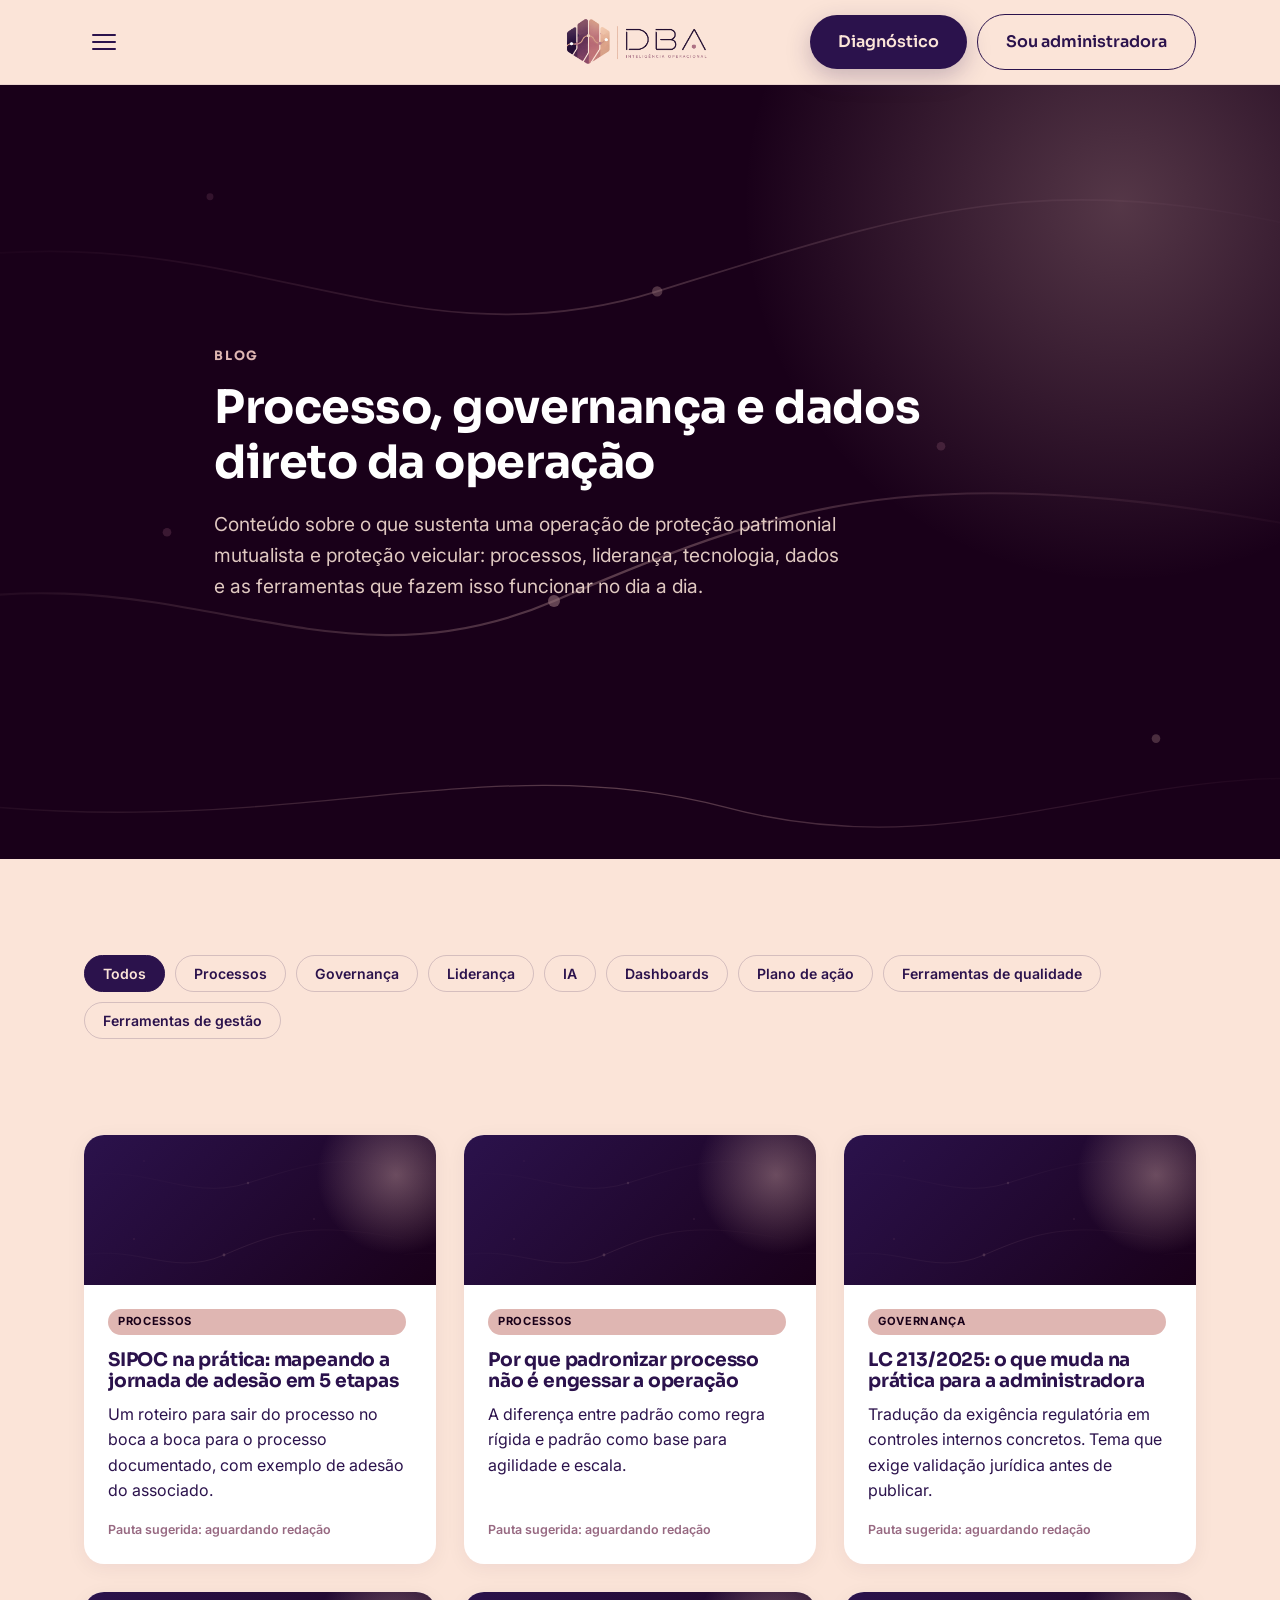
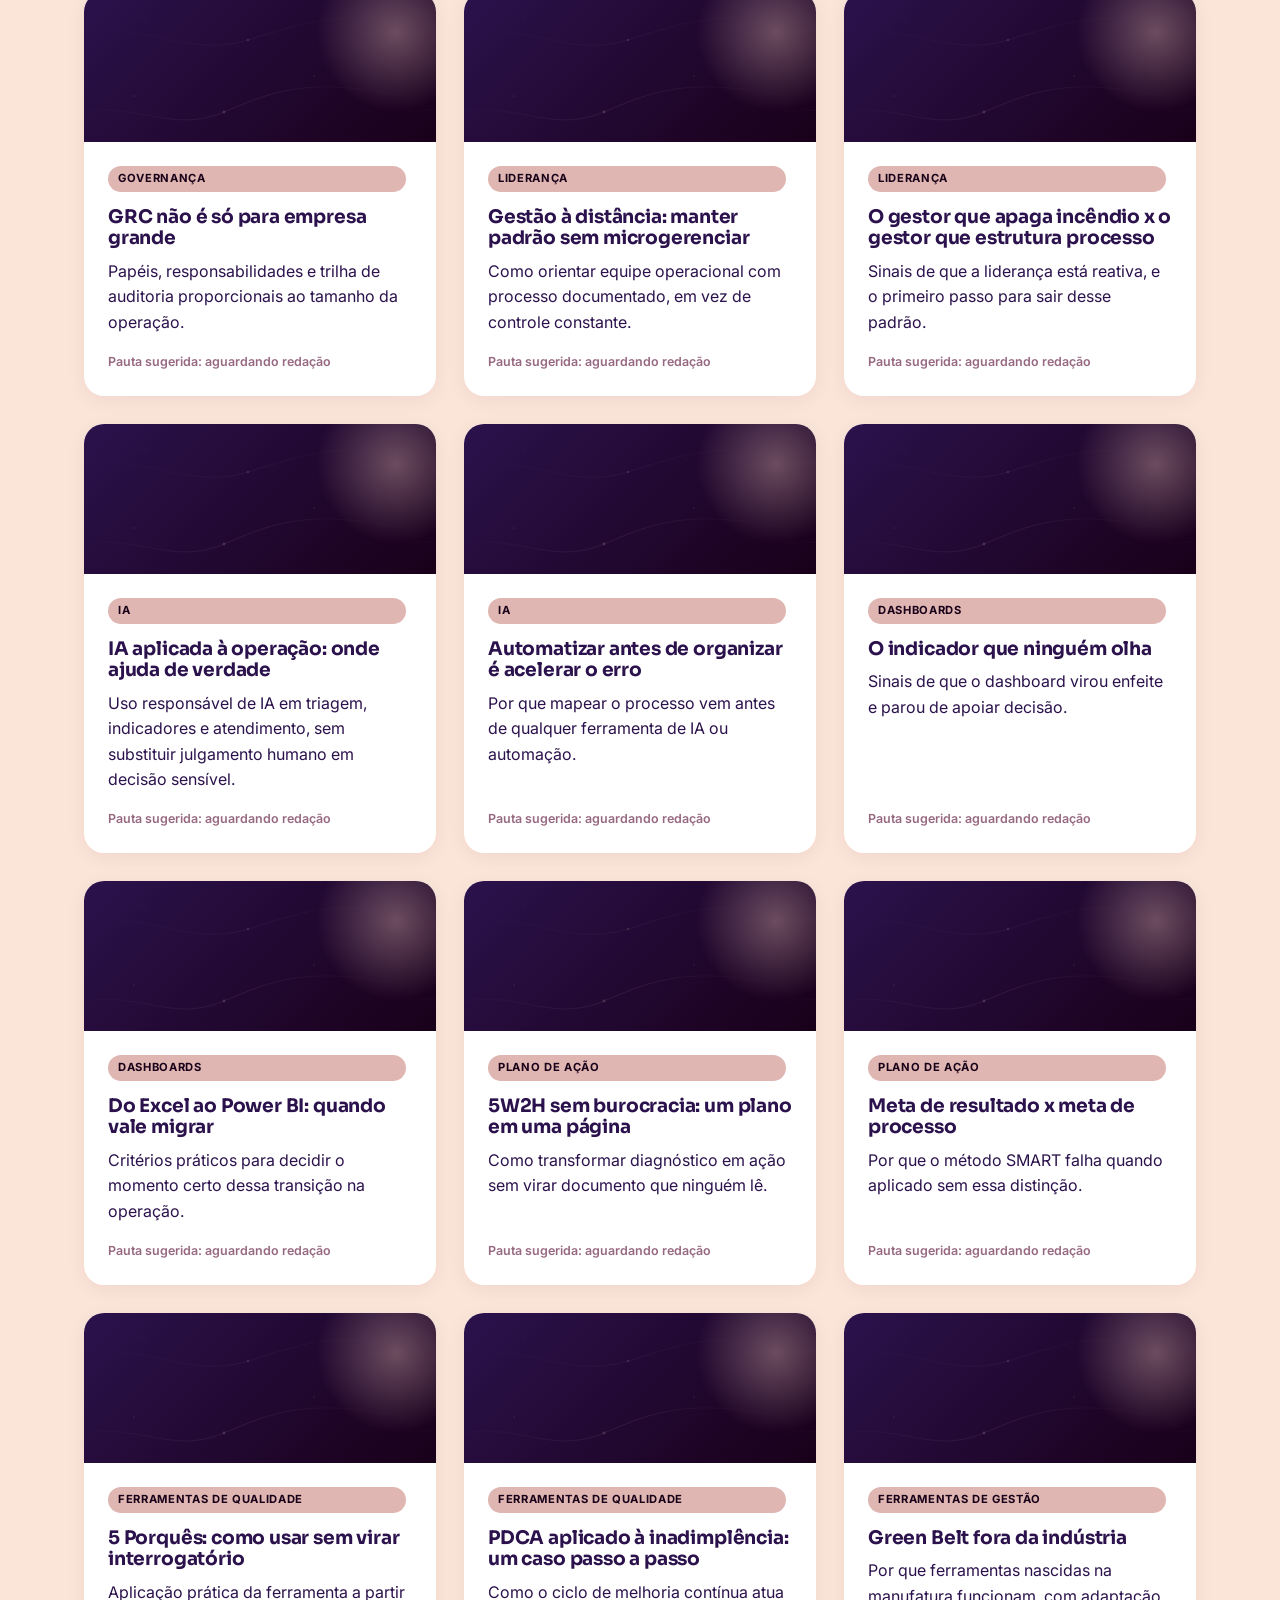
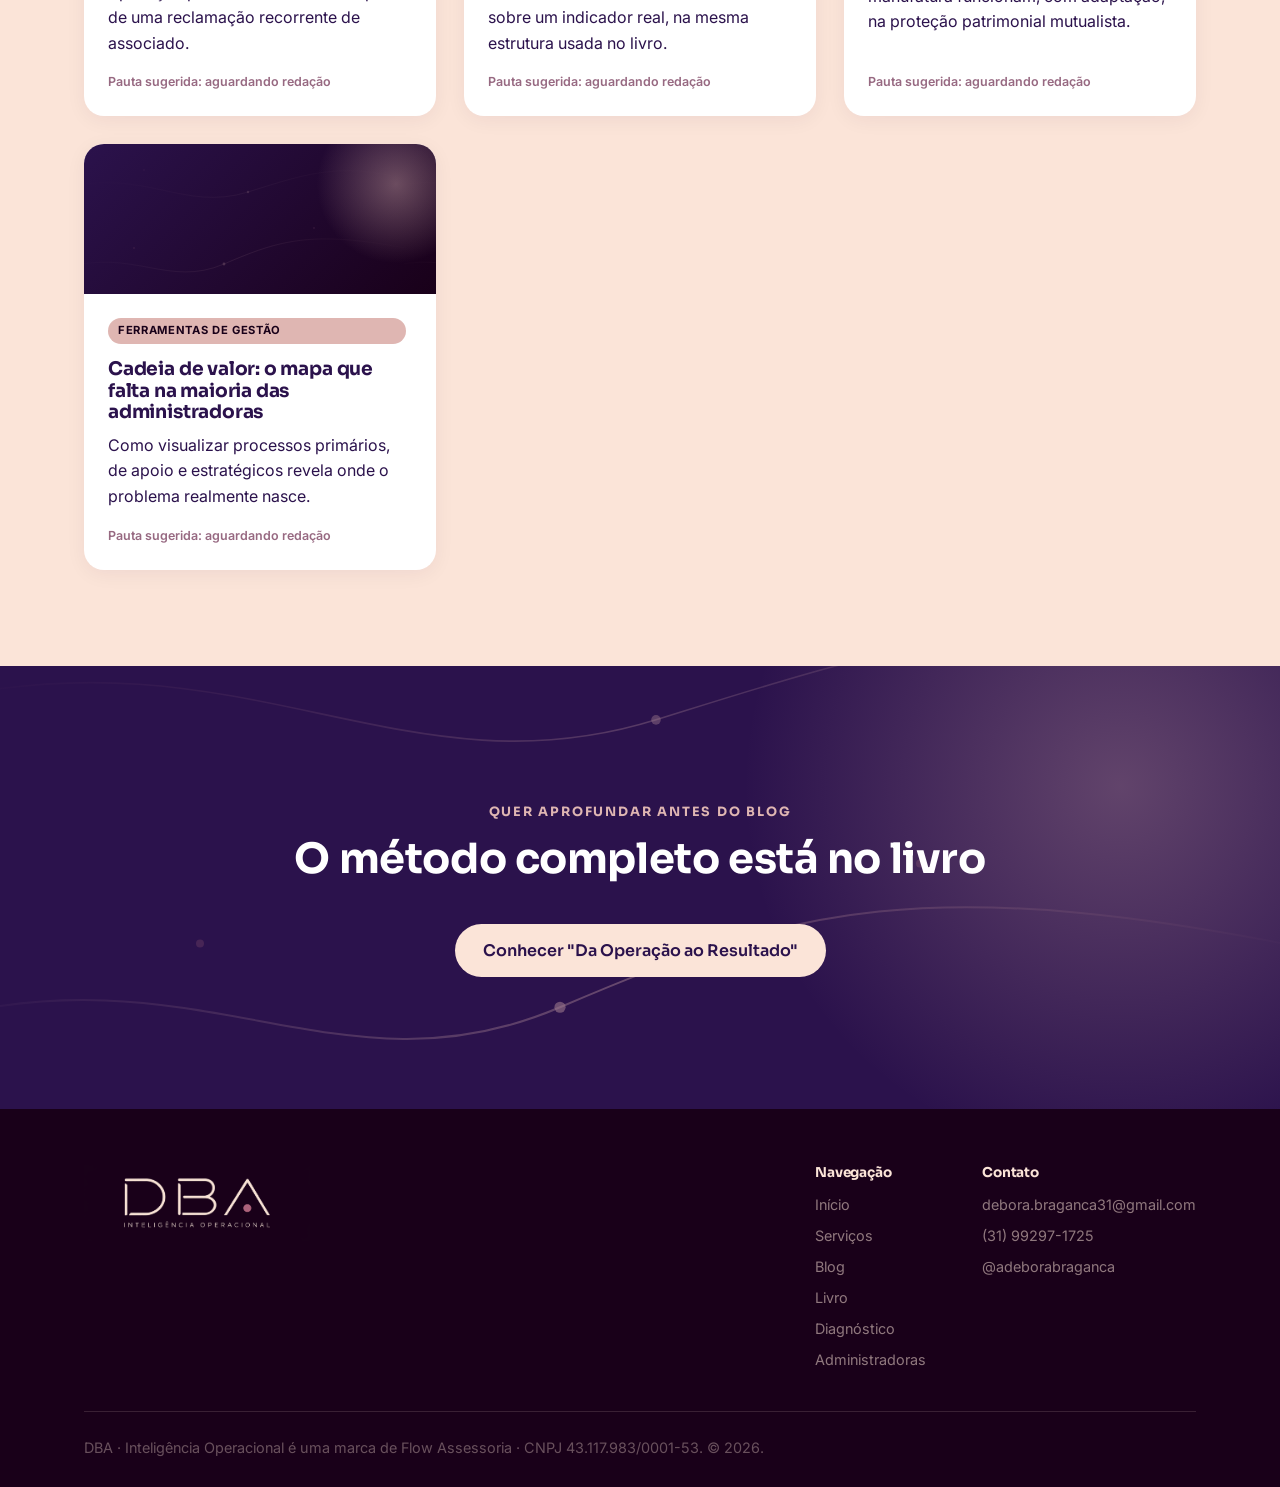
<file: blog.html>
<!DOCTYPE html>
<html lang="pt-BR">
<head>
<meta charset="UTF-8">
<meta name="viewport" content="width=device-width, initial-scale=1.0">
<title>Blog · DBA Inteligência Operacional</title>
<meta name="description" content="Processos, governança, liderança, IA, dashboards, plano de ação e ferramentas de qualidade e gestão aplicados à proteção patrimonial mutualista e proteção veicular.">
<link rel="canonical" href="https://www.dbainteligenciaoperacional.com.br/blog.html">
<link rel="icon" href="assets/img/icone.png">
<link rel="preconnect" href="https://fonts.googleapis.com">
<link href="https://fonts.googleapis.com/css2?family=Sora:wght@600;700;800&family=Inter:wght@400;500;600&display=swap" rel="stylesheet">
<link rel="stylesheet" href="assets/css/style.css">
</head>
<body>

<header class="site-header">
  <div class="container">
    <button class="nav-toggle" aria-label="Abrir menu"><span></span><span></span><span></span></button>
    <a href="index.html" class="logo"><img src="assets/img/logo-dark.png" alt="DBA Inteligência Operacional"></a>
    <div class="header-ctas">
      <a href="diagnostico.html" class="btn btn-primary header-cta pulse-glow">Diagnóstico</a>
      <a href="administradoras.html" class="btn btn-outline header-cta">Sou administradora</a>
    </div>
  </div>
</header>

<nav class="site-nav">
  <button class="nav-close" aria-label="Fechar menu">&times;</button>
  <a href="index.html">Início</a>
  <a href="servicos.html">Serviços</a>
  <a href="blog.html">Blog</a>
  <a href="livro.html">Livro</a>
  <a href="diagnostico.html">Diagnóstico</a>
  <a href="administradoras.html">Administradoras</a>
  <div class="nav-contact">
    <a href="https://wa.me/5531992971725" target="_blank" rel="noopener">WhatsApp (31) 99297-1725</a>
    <a href="mailto:debora.braganca31@gmail.com">debora.braganca31@gmail.com</a>
    <a href="https://instagram.com/adeborabraganca" target="_blank" rel="noopener">@adeborabraganca</a>
  </div>
</nav>

<!-- HERO -->
<section class="section-dark section-hero">
  <div class="container hero-solo">
    <span class="eyebrow">Blog</span>
    <h1 class="hero-title">Processo, governança e dados direto da operação</h1>
    <p class="lead">Conteúdo sobre o que sustenta uma operação de proteção patrimonial mutualista e proteção veicular: processos, liderança, tecnologia, dados e as ferramentas que fazem isso funcionar no dia a dia.</p>
  </div>
</section>

<!-- FILTRO DE CATEGORIAS -->
<section class="section-light" style="padding-bottom:0;">
  <div class="container">
    <div class="chip-row">
      <button class="chip is-active" data-filter="todos">Todos</button>
      <button class="chip" data-filter="processos">Processos</button>
      <button class="chip" data-filter="governanca">Governança</button>
      <button class="chip" data-filter="lideranca">Liderança</button>
      <button class="chip" data-filter="ia">IA</button>
      <button class="chip" data-filter="dashboards">Dashboards</button>
      <button class="chip" data-filter="plano-de-acao">Plano de ação</button>
      <button class="chip" data-filter="qualidade">Ferramentas de qualidade</button>
      <button class="chip" data-filter="gestao">Ferramentas de gestão</button>
    </div>
  </div>
</section>

<!-- GRID DE POSTS -->
<section class="section-light">
  <div class="container">

    <div class="blog-grid">

      <div class="post-card" data-category="processos">
        <div class="post-cover"></div>
        <div class="post-body">
          <span class="tag-flag">Processos</span>
          <h3>SIPOC na prática: mapeando a jornada de adesão em 5 etapas</h3>
          <p class="post-desc">Um roteiro para sair do processo no boca a boca para o processo documentado, com exemplo de adesão do associado.</p>
          <span class="post-suggested">Pauta sugerida: aguardando redação</span>
        </div>
      </div>

      <div class="post-card" data-category="processos">
        <div class="post-cover"></div>
        <div class="post-body">
          <span class="tag-flag">Processos</span>
          <h3>Por que padronizar processo não é engessar a operação</h3>
          <p class="post-desc">A diferença entre padrão como regra rígida e padrão como base para agilidade e escala.</p>
          <span class="post-suggested">Pauta sugerida: aguardando redação</span>
        </div>
      </div>

      <div class="post-card" data-category="governanca">
        <div class="post-cover"></div>
        <div class="post-body">
          <span class="tag-flag">Governança</span>
          <h3>LC 213/2025: o que muda na prática para a administradora</h3>
          <p class="post-desc">Tradução da exigência regulatória em controles internos concretos. Tema que exige validação jurídica antes de publicar.</p>
          <span class="post-suggested">Pauta sugerida: aguardando redação</span>
        </div>
      </div>

      <div class="post-card" data-category="governanca">
        <div class="post-cover"></div>
        <div class="post-body">
          <span class="tag-flag">Governança</span>
          <h3>GRC não é só para empresa grande</h3>
          <p class="post-desc">Papéis, responsabilidades e trilha de auditoria proporcionais ao tamanho da operação.</p>
          <span class="post-suggested">Pauta sugerida: aguardando redação</span>
        </div>
      </div>

      <div class="post-card" data-category="lideranca">
        <div class="post-cover"></div>
        <div class="post-body">
          <span class="tag-flag">Liderança</span>
          <h3>Gestão à distância: manter padrão sem microgerenciar</h3>
          <p class="post-desc">Como orientar equipe operacional com processo documentado, em vez de controle constante.</p>
          <span class="post-suggested">Pauta sugerida: aguardando redação</span>
        </div>
      </div>

      <div class="post-card" data-category="lideranca">
        <div class="post-cover"></div>
        <div class="post-body">
          <span class="tag-flag">Liderança</span>
          <h3>O gestor que apaga incêndio x o gestor que estrutura processo</h3>
          <p class="post-desc">Sinais de que a liderança está reativa, e o primeiro passo para sair desse padrão.</p>
          <span class="post-suggested">Pauta sugerida: aguardando redação</span>
        </div>
      </div>

      <div class="post-card" data-category="ia">
        <div class="post-cover"></div>
        <div class="post-body">
          <span class="tag-flag">IA</span>
          <h3>IA aplicada à operação: onde ajuda de verdade</h3>
          <p class="post-desc">Uso responsável de IA em triagem, indicadores e atendimento, sem substituir julgamento humano em decisão sensível.</p>
          <span class="post-suggested">Pauta sugerida: aguardando redação</span>
        </div>
      </div>

      <div class="post-card" data-category="ia">
        <div class="post-cover"></div>
        <div class="post-body">
          <span class="tag-flag">IA</span>
          <h3>Automatizar antes de organizar é acelerar o erro</h3>
          <p class="post-desc">Por que mapear o processo vem antes de qualquer ferramenta de IA ou automação.</p>
          <span class="post-suggested">Pauta sugerida: aguardando redação</span>
        </div>
      </div>

      <div class="post-card" data-category="dashboards">
        <div class="post-cover"></div>
        <div class="post-body">
          <span class="tag-flag">Dashboards</span>
          <h3>O indicador que ninguém olha</h3>
          <p class="post-desc">Sinais de que o dashboard virou enfeite e parou de apoiar decisão.</p>
          <span class="post-suggested">Pauta sugerida: aguardando redação</span>
        </div>
      </div>

      <div class="post-card" data-category="dashboards">
        <div class="post-cover"></div>
        <div class="post-body">
          <span class="tag-flag">Dashboards</span>
          <h3>Do Excel ao Power BI: quando vale migrar</h3>
          <p class="post-desc">Critérios práticos para decidir o momento certo dessa transição na operação.</p>
          <span class="post-suggested">Pauta sugerida: aguardando redação</span>
        </div>
      </div>

      <div class="post-card" data-category="plano-de-acao">
        <div class="post-cover"></div>
        <div class="post-body">
          <span class="tag-flag">Plano de ação</span>
          <h3>5W2H sem burocracia: um plano em uma página</h3>
          <p class="post-desc">Como transformar diagnóstico em ação sem virar documento que ninguém lê.</p>
          <span class="post-suggested">Pauta sugerida: aguardando redação</span>
        </div>
      </div>

      <div class="post-card" data-category="plano-de-acao">
        <div class="post-cover"></div>
        <div class="post-body">
          <span class="tag-flag">Plano de ação</span>
          <h3>Meta de resultado x meta de processo</h3>
          <p class="post-desc">Por que o método SMART falha quando aplicado sem essa distinção.</p>
          <span class="post-suggested">Pauta sugerida: aguardando redação</span>
        </div>
      </div>

      <div class="post-card" data-category="qualidade">
        <div class="post-cover"></div>
        <div class="post-body">
          <span class="tag-flag">Ferramentas de qualidade</span>
          <h3>5 Porquês: como usar sem virar interrogatório</h3>
          <p class="post-desc">Aplicação prática da ferramenta a partir de uma reclamação recorrente de associado.</p>
          <span class="post-suggested">Pauta sugerida: aguardando redação</span>
        </div>
      </div>

      <div class="post-card" data-category="qualidade">
        <div class="post-cover"></div>
        <div class="post-body">
          <span class="tag-flag">Ferramentas de qualidade</span>
          <h3>PDCA aplicado à inadimplência: um caso passo a passo</h3>
          <p class="post-desc">Como o ciclo de melhoria contínua atua sobre um indicador real, na mesma estrutura usada no livro.</p>
          <span class="post-suggested">Pauta sugerida: aguardando redação</span>
        </div>
      </div>

      <div class="post-card" data-category="gestao">
        <div class="post-cover"></div>
        <div class="post-body">
          <span class="tag-flag">Ferramentas de gestão</span>
          <h3>Green Belt fora da indústria</h3>
          <p class="post-desc">Por que ferramentas nascidas na manufatura funcionam, com adaptação, na proteção patrimonial mutualista.</p>
          <span class="post-suggested">Pauta sugerida: aguardando redação</span>
        </div>
      </div>

      <div class="post-card" data-category="gestao">
        <div class="post-cover"></div>
        <div class="post-body">
          <span class="tag-flag">Ferramentas de gestão</span>
          <h3>Cadeia de valor: o mapa que falta na maioria das administradoras</h3>
          <p class="post-desc">Como visualizar processos primários, de apoio e estratégicos revela onde o problema realmente nasce.</p>
          <span class="post-suggested">Pauta sugerida: aguardando redação</span>
        </div>
      </div>

    </div>
  </div>
</section>

<!-- CTA -->
<section class="section-purple">
  <div class="container text-center">
    <span class="eyebrow">Quer aprofundar antes do blog</span>
    <h2 class="section-title">O método completo está no livro</h2>
    <div class="mt-40">
      <a href="livro.html" class="btn btn-light">Conhecer "Da Operação ao Resultado"</a>
    </div>
  </div>
</section>

<footer class="site-footer">
  <div class="container">
    <div class="footer-top">
      <div class="logo"><img src="assets/img/logo-light.png" alt="DBA Inteligência Operacional"></div>
      <div class="footer-cols">
        <div class="footer-col">
          <h4>Navegação</h4>
          <a href="index.html">Início</a>
          <a href="servicos.html">Serviços</a>
          <a href="blog.html">Blog</a>
          <a href="livro.html">Livro</a>
          <a href="diagnostico.html">Diagnóstico</a>
          <a href="administradoras.html">Administradoras</a>
        </div>
        <div class="footer-col">
          <h4>Contato</h4>
          <a href="mailto:debora.braganca31@gmail.com">debora.braganca31@gmail.com</a>
          <a href="https://wa.me/5531992971725" target="_blank" rel="noopener">(31) 99297-1725</a>
          <a href="https://instagram.com/adeborabraganca" target="_blank" rel="noopener">@adeborabraganca</a>
        </div>
      </div>
    </div>
    <p style="opacity:0.5;">DBA · Inteligência Operacional é uma marca de Flow Assessoria · CNPJ 43.117.983/0001-53. © 2026.</p>
  </div>
</footer>

<script src="assets/js/nav.js"></script>
<script src="assets/js/blog.js"></script>
</body>
</html>
</file>
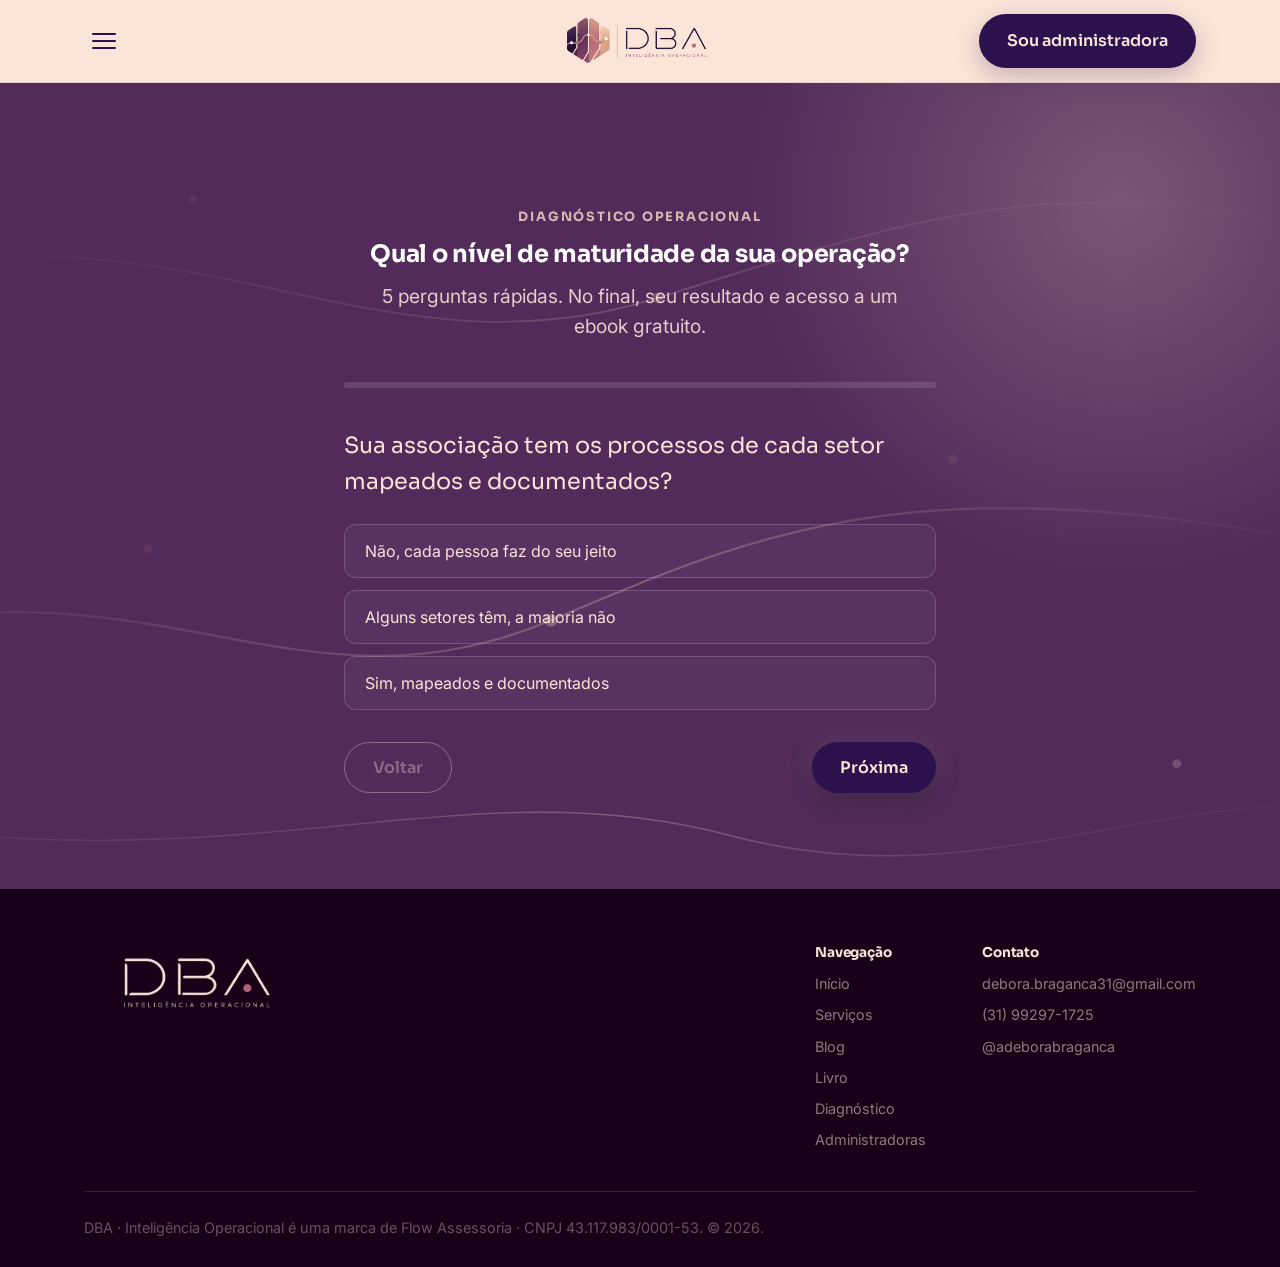
<file: diagnostico.html>
<!DOCTYPE html>
<html lang="pt-BR">
<head>
<meta charset="UTF-8">
<meta name="viewport" content="width=device-width, initial-scale=1.0">
<title>Diagnóstico Operacional · DBA Inteligência Operacional</title>
<meta name="description" content="Diagnóstico breve de maturidade operacional para administradoras de proteção patrimonial mutualista e proteção veicular.">
<link rel="canonical" href="https://www.dbainteligenciaoperacional.com.br/diagnostico.html">
<link rel="icon" href="assets/img/icone.png">
<link rel="preconnect" href="https://fonts.googleapis.com">
<link href="https://fonts.googleapis.com/css2?family=Sora:wght@600;700;800&family=Inter:wght@400;500;600&display=swap" rel="stylesheet">
<link rel="stylesheet" href="assets/css/style.css">
<style>
  .quiz-wrap { max-width: 640px; margin: 0 auto; }
  .quiz-progress { height: 6px; background: rgba(255,255,255,0.12); border-radius: 999px; overflow: hidden; margin-bottom: 40px; }
  .quiz-progress-bar { height: 100%; background: linear-gradient(90deg, var(--rose), var(--malva)); width: 0%; transition: width 0.3s ease; }
  .quiz-step { display: none; }
  .quiz-step.is-active { display: block; }
  .quiz-question { font-family: var(--font-display); font-size: 1.4rem; margin-bottom: 24px; }
  .quiz-options { display: flex; flex-direction: column; gap: 12px; }
  .quiz-option {
    text-align: left;
    padding: 16px 20px;
    border-radius: 12px;
    border: 1.5px solid rgba(255,255,255,0.16);
    background: rgba(255,255,255,0.04);
    color: var(--creme);
    font-family: var(--font-body);
    font-size: 1rem;
    cursor: pointer;
    transition: border-color 0.15s, background 0.15s;
  }
  .quiz-option:hover { border-color: var(--rose); background: rgba(255,255,255,0.08); }
  .quiz-option.is-selected { border-color: var(--rose); background: rgba(223,182,178,0.14); }
  .quiz-nav { display: flex; justify-content: space-between; margin-top: 32px; }
  .quiz-nav button:disabled { opacity: 0.35; cursor: not-allowed; }
  .quiz-gate input {
    width: 100%; padding: 14px 18px; border-radius: 10px; border: 1px solid rgba(43,18,76,0.15);
    font-family: inherit; font-size: 1rem; margin-bottom: 14px;
  }
  .result-band { display: none; }
  .result-band.is-active { display: block; }
</style>
</head>
<body>

<header class="site-header">
  <div class="container">
    <button class="nav-toggle" aria-label="Abrir menu"><span></span><span></span><span></span></button>
    <a href="index.html" class="logo"><img src="assets/img/logo-dark.png" alt="DBA Inteligência Operacional"></a>
    <div class="header-ctas">
      <a href="administradoras.html" class="btn btn-primary header-cta">Sou administradora</a>
    </div>
  </div>
</header>

<nav class="site-nav">
  <button class="nav-close" aria-label="Fechar menu">&times;</button>
  <a href="index.html">Início</a>
  <a href="servicos.html">Serviços</a>
  <a href="blog.html">Blog</a>
  <a href="livro.html">Livro</a>
  <a href="diagnostico.html">Diagnóstico</a>
  <a href="administradoras.html">Administradoras</a>
  <div class="nav-contact">
    <a href="https://wa.me/5531992971725" target="_blank" rel="noopener">WhatsApp (31) 99297-1725</a>
    <a href="mailto:debora.braganca31@gmail.com">debora.braganca31@gmail.com</a>
    <a href="https://instagram.com/adeborabraganca" target="_blank" rel="noopener">@adeborabraganca</a>
  </div>
</nav>

<section class="section-dark" style="padding-top:96px; padding-bottom:96px;">
  <div class="container quiz-wrap">

    <div class="text-center mt-24" style="margin-bottom:40px;">
      <span class="eyebrow">Diagnóstico Operacional</span>
      <h1 class="section-title" style="color:#fff;">Qual o nível de maturidade da sua operação?</h1>
      <p class="lead" style="margin:12px auto 0; max-width:520px;">5 perguntas rápidas. No final, seu resultado e acesso a um ebook gratuito.</p>
    </div>

    <div class="quiz-progress"><div class="quiz-progress-bar" id="progressBar"></div></div>

    <form id="quizForm">
      <!-- EXEMPLO: substituir pelas perguntas reais de Débora. Estrutura e lógica de pontuação já funcionam. -->
      <div class="quiz-step is-active" data-step="0">
        <p class="quiz-question">Sua associação tem os processos de cada setor mapeados e documentados?</p>
        <div class="quiz-options">
          <button type="button" class="quiz-option" data-value="0">Não, cada pessoa faz do seu jeito</button>
          <button type="button" class="quiz-option" data-value="1">Alguns setores têm, a maioria não</button>
          <button type="button" class="quiz-option" data-value="2">Sim, mapeados e documentados</button>
        </div>
      </div>

      <div class="quiz-step" data-step="1">
        <p class="quiz-question">Vocês acompanham indicadores por setor (cadastro, cobrança, eventos, atendimento)?</p>
        <div class="quiz-options">
          <button type="button" class="quiz-option" data-value="0">Não temos indicadores estruturados</button>
          <button type="button" class="quiz-option" data-value="1">Só em alguns setores</button>
          <button type="button" class="quiz-option" data-value="2">Sim, com metas e acompanhamento regular</button>
        </div>
      </div>

      <div class="quiz-step" data-step="2">
        <p class="quiz-question">A operação depende de uma ou duas pessoas específicas para funcionar bem?</p>
        <div class="quiz-options">
          <button type="button" class="quiz-option" data-value="0">Sim, muito dependente</button>
          <button type="button" class="quiz-option" data-value="1">Um pouco</button>
          <button type="button" class="quiz-option" data-value="2">Não, a operação roda mesmo sem uma pessoa específica</button>
        </div>
      </div>

      <div class="quiz-step" data-step="3">
        <p class="quiz-question">Vocês já estruturaram controles de governança e compliance pensando na LC 213/2025?</p>
        <div class="quiz-options">
          <button type="button" class="quiz-option" data-value="0">Ainda não olhamos para isso</button>
          <button type="button" class="quiz-option" data-value="1">Estamos começando</button>
          <button type="button" class="quiz-option" data-value="2">Já temos estrutura de governança formalizada</button>
        </div>
      </div>

      <div class="quiz-step" data-step="4">
        <p class="quiz-question">Quando um problema se repete, vocês costumam identificar a causa raiz ou apagar o incêndio?</p>
        <div class="quiz-options">
          <button type="button" class="quiz-option" data-value="0">Apagamos o incêndio e seguimos</button>
          <button type="button" class="quiz-option" data-value="1">Às vezes investigamos a causa</button>
          <button type="button" class="quiz-option" data-value="2">Sempre buscamos a causa raiz</button>
        </div>
      </div>

      <!-- GATE: captura de dados antes de liberar o resultado -->
      <div class="quiz-step quiz-gate" data-step="5">
        <p class="quiz-question">Quase lá! Para onde enviamos seu resultado e o ebook gratuito?</p>
        <input type="text" id="gateFirstName" placeholder="Nome" required>
        <input type="text" id="gateLastName" placeholder="Sobrenome" required>
        <input type="tel" id="gatePhone" placeholder="Telefone / WhatsApp" required>
        <input type="text" id="gateRole" placeholder="Cargo" required>
        <input type="text" id="gateOrg" placeholder="Administradora / associação" required>
        <input type="email" id="gateEmail" placeholder="E-mail" required>
      </div>
    </form>

    <div class="quiz-nav">
      <button type="button" class="btn btn-outline" id="btnBack" disabled>Voltar</button>
      <button type="button" class="btn btn-primary" id="btnNext">Próxima</button>
    </div>

    <!-- RESULTADOS: faixas de exemplo, ajustar pontuação/textos conforme critério real dela -->
    <div id="resultWrap" style="display:none;">
      <div class="result-band" data-band="baixa">
        <span class="tag-flag">Resultado</span>
        <h2 class="section-title" style="color:#fff;">Operação reativa</h2>
        <p class="lead">A operação ainda depende muito de pessoas e apaga incêndio no dia a dia. Estruturar processos e indicadores básicos já traria ganho rápido, e é exatamente onde a LC 213/2025 vai cobrar mais.</p>
      </div>
      <div class="result-band" data-band="media">
        <span class="tag-flag">Resultado</span>
        <h2 class="section-title" style="color:#fff;">Operação em estruturação</h2>
        <p class="lead">Já existe alguma base de processo e indicador, mas de forma irregular entre setores. O próximo passo é padronizar e conectar isso à governança exigida pela LC 213/2025.</p>
      </div>
      <div class="result-band" data-band="alta">
        <span class="tag-flag">Resultado</span>
        <h2 class="section-title" style="color:#fff;">Operação madura</h2>
        <p class="lead">Processos mapeados, indicadores acompanhados e menor dependência de pessoas específicas. O foco agora é consolidar a governança GRC e preparar a operação para escalar.</p>
      </div>
      <div class="mt-40 text-center">
        <a href="assets/ebook-diagnostico-operacional-dba.pdf" class="btn btn-primary" download="guia-diagnostico-operacional-dba.pdf" target="_blank" rel="noopener">Baixar o ebook gratuito</a>
        <p style="margin-top:12px; font-size:0.85rem; opacity:0.6; max-width:420px; margin-left:auto; margin-right:auto;">Guia com os 4 pilares de uma operação saudável. PDF, download direto, sem espera.</p>
      </div>
      <div class="mt-24 text-center badge-row" style="justify-content:center;">
        <a id="quizWhatsappBtn" href="https://wa.me/5531992971725" target="_blank" rel="noopener" class="btn btn-primary">Falar agora no WhatsApp</a>
        <a href="administradoras.html" class="btn btn-outline">Conhecer a consultoria</a>
      </div>
    </div>

  </div>
</section>

<footer class="site-footer">
  <div class="container">
    <div class="footer-top">
      <div class="logo"><img src="assets/img/logo-light.png" alt="DBA Inteligência Operacional"></div>
      <div class="footer-cols">
        <div class="footer-col">
          <h4>Navegação</h4>
          <a href="index.html">Início</a>
          <a href="servicos.html">Serviços</a>
          <a href="blog.html">Blog</a>
          <a href="livro.html">Livro</a>
          <a href="diagnostico.html">Diagnóstico</a>
          <a href="administradoras.html">Administradoras</a>
        </div>
        <div class="footer-col">
          <h4>Contato</h4>
          <a href="mailto:debora.braganca31@gmail.com">debora.braganca31@gmail.com</a>
          <a href="https://wa.me/5531992971725" target="_blank" rel="noopener">(31) 99297-1725</a>
          <a href="https://instagram.com/adeborabraganca" target="_blank" rel="noopener">@adeborabraganca</a>
        </div>
      </div>
    </div>
    <p style="opacity:0.5;">DBA · Inteligência Operacional é uma marca de Flow Assessoria · CNPJ 43.117.983/0001-53. © 2026.</p>
  </div>
</footer>

<script src="assets/js/leads.js"></script>
<script src="assets/js/nav.js"></script>
<script src="assets/js/quiz.js"></script>
</body>
</html>
</file>
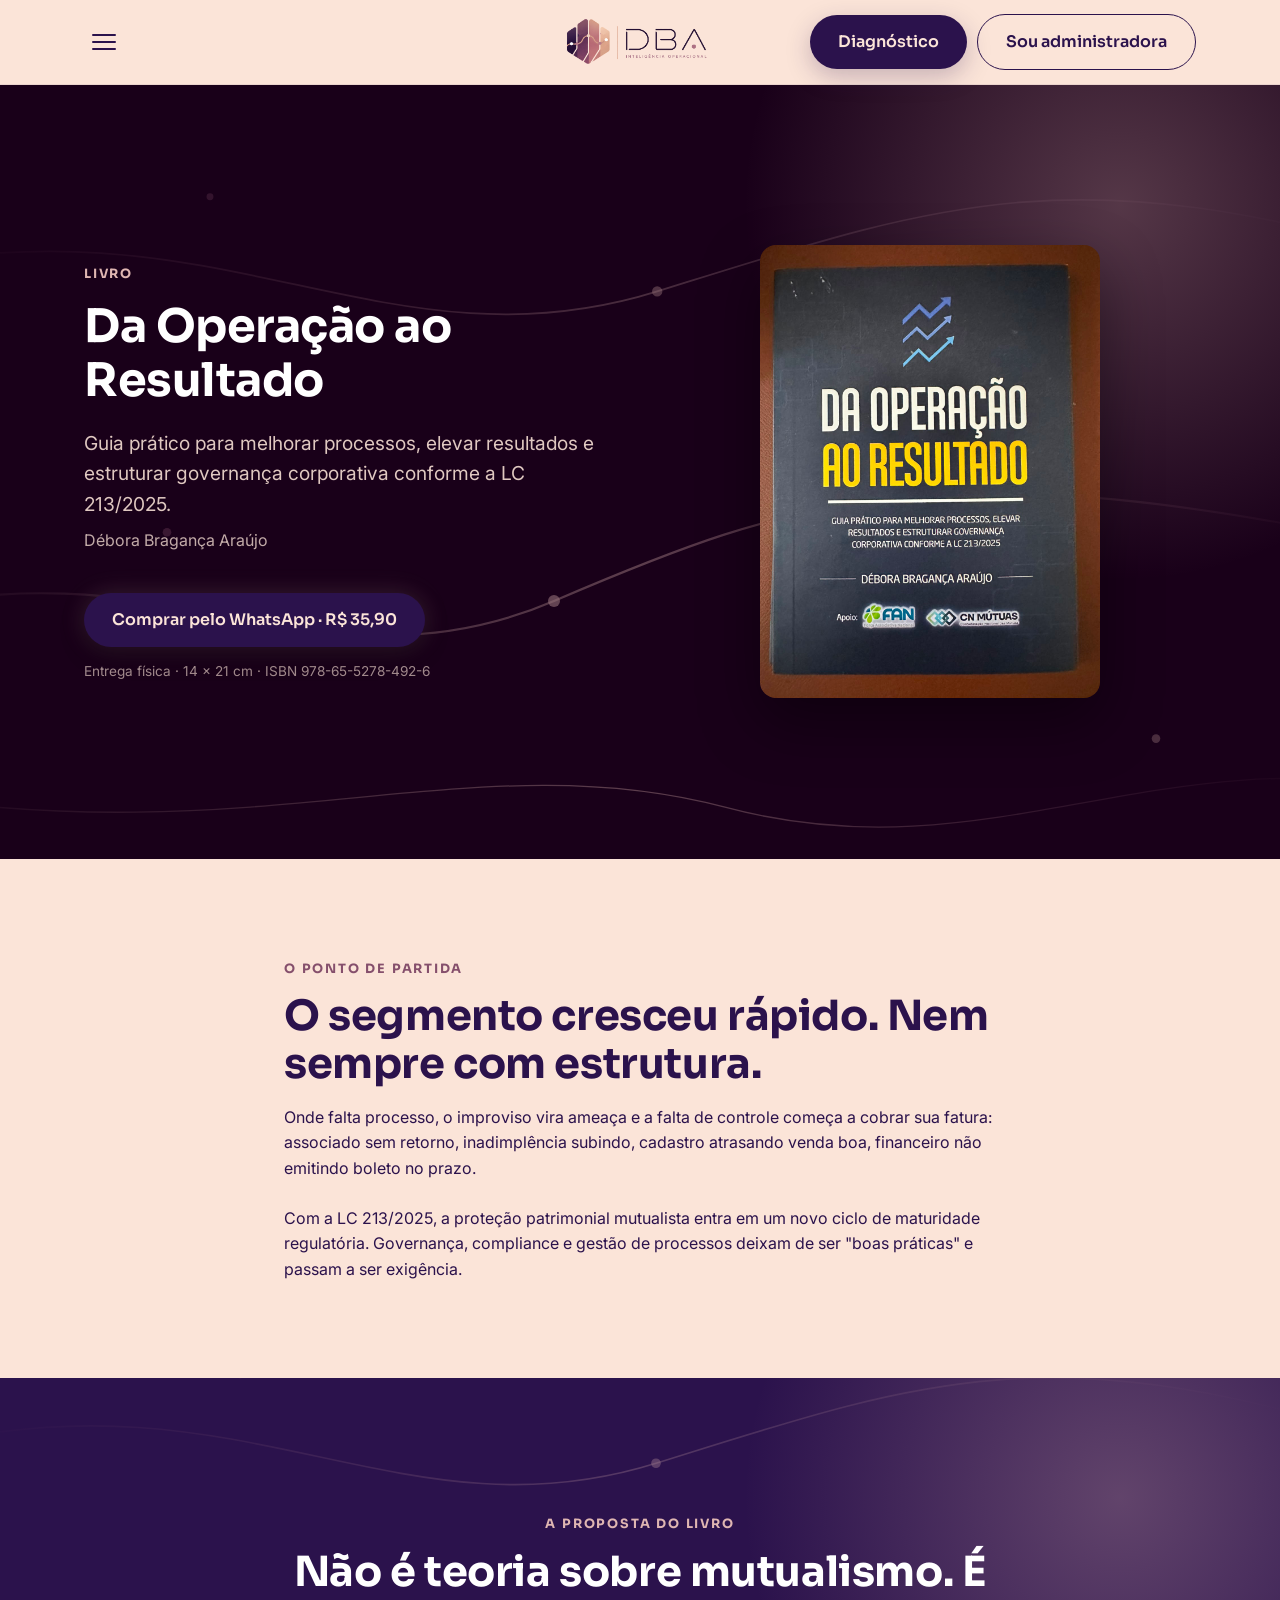
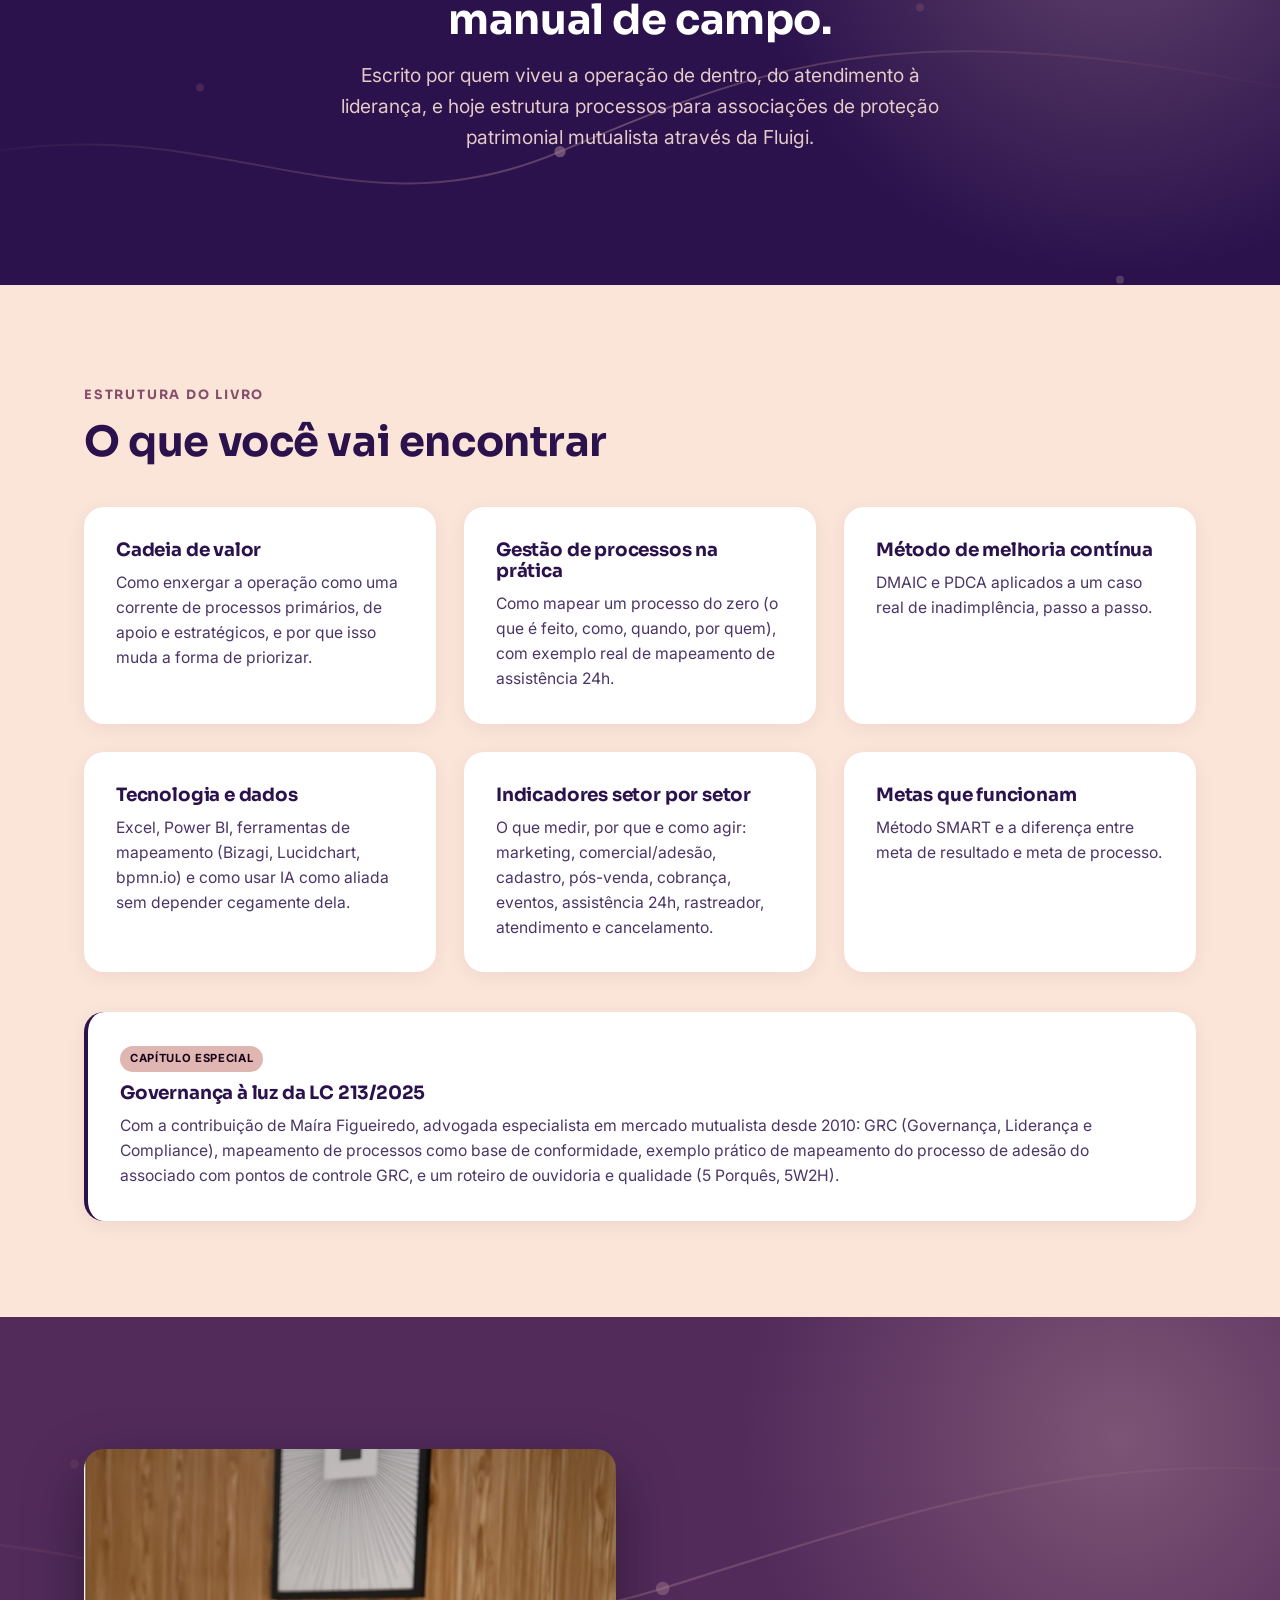
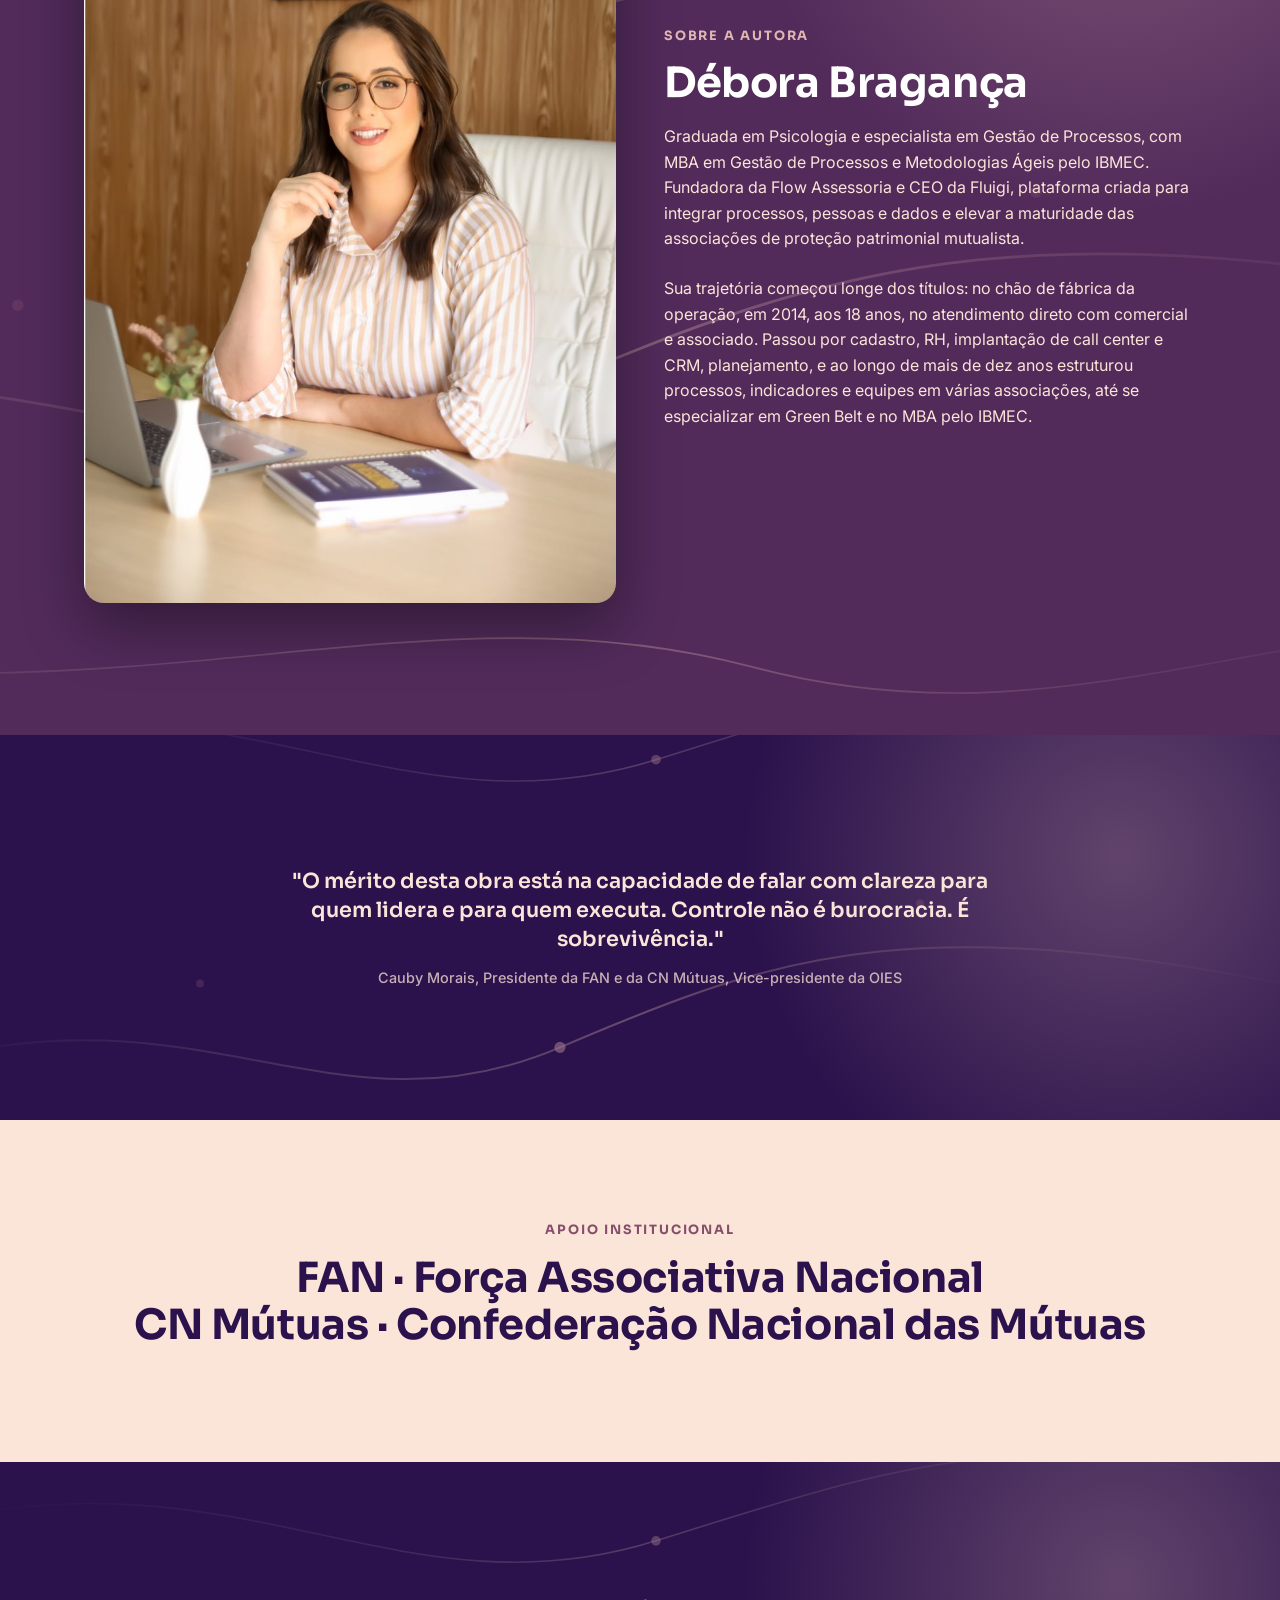
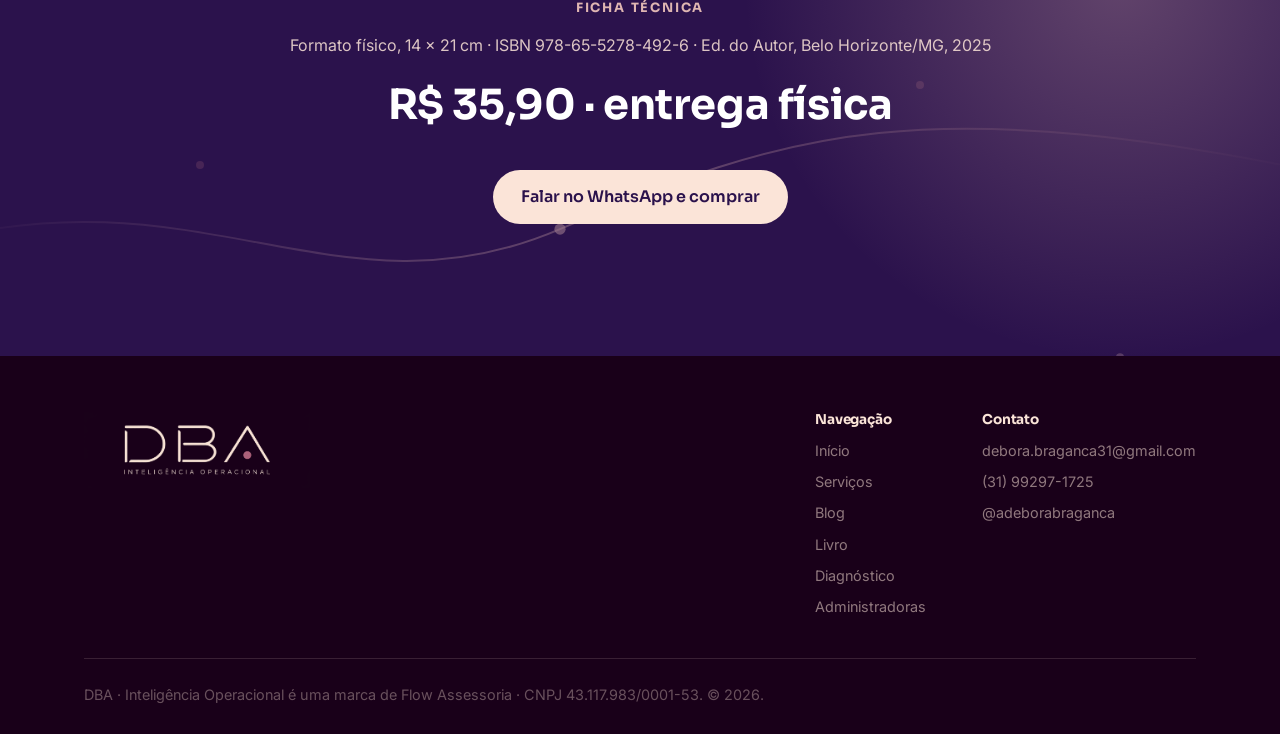
<file: livro.html>
<!DOCTYPE html>
<html lang="pt-BR">
<head>
<meta charset="UTF-8">
<meta name="viewport" content="width=device-width, initial-scale=1.0">
<title>Da Operação ao Resultado · Livro de Débora Bragança</title>
<meta name="description" content="Guia prático para melhorar processos, elevar resultados e estruturar governança corporativa conforme a LC 213/2025. Por Débora Bragança Araújo.">
<link rel="canonical" href="https://www.dbainteligenciaoperacional.com.br/livro.html">
<link rel="icon" href="assets/img/icone.png">
<link rel="preconnect" href="https://fonts.googleapis.com">
<link href="https://fonts.googleapis.com/css2?family=Sora:wght@600;700;800&family=Inter:wght@400;500;600&display=swap" rel="stylesheet">
<link rel="stylesheet" href="assets/css/style.css">
</head>
<body>

<header class="site-header">
  <div class="container">
    <button class="nav-toggle" aria-label="Abrir menu"><span></span><span></span><span></span></button>
    <a href="index.html" class="logo"><img src="assets/img/logo-dark.png" alt="DBA Inteligência Operacional"></a>
    <div class="header-ctas">
      <a href="diagnostico.html" class="btn btn-primary header-cta pulse-glow">Diagnóstico</a>
      <a href="administradoras.html" class="btn btn-outline header-cta">Sou administradora</a>
    </div>
  </div>
</header>

<nav class="site-nav">
  <button class="nav-close" aria-label="Fechar menu">&times;</button>
  <a href="index.html">Início</a>
  <a href="servicos.html">Serviços</a>
  <a href="blog.html">Blog</a>
  <a href="livro.html">Livro</a>
  <a href="diagnostico.html">Diagnóstico</a>
  <a href="administradoras.html">Administradoras</a>
  <div class="nav-contact">
    <a href="https://wa.me/5531992971725" target="_blank" rel="noopener">WhatsApp (31) 99297-1725</a>
    <a href="mailto:debora.braganca31@gmail.com">debora.braganca31@gmail.com</a>
    <a href="https://instagram.com/adeborabraganca" target="_blank" rel="noopener">@adeborabraganca</a>
  </div>
</nav>

<!-- HERO -->
<section class="section-dark section-hero">
  <div class="container grid-2">
    <div>
      <span class="eyebrow">Livro</span>
      <h1 class="hero-title">Da Operação ao Resultado</h1>
      <p class="lead">Guia prático para melhorar processos, elevar resultados e estruturar governança corporativa conforme a LC 213/2025.</p>
      <p style="opacity:0.75; margin-top:8px;">Débora Bragança Araújo</p>
      <div class="mt-40 badge-row">
        <a href="https://wa.me/5531992971725?text=Ol%C3%A1%2C%20quero%20comprar%20o%20livro%20Da%20Opera%C3%A7%C3%A3o%20ao%20Resultado" target="_blank" rel="noopener" class="btn btn-primary">Comprar pelo WhatsApp · R$ 35,90</a>
      </div>
      <p style="opacity:0.6; font-size:0.85rem; margin-top:14px;">Entrega física · 14 x 21 cm · ISBN 978-65-5278-492-6</p>
    </div>
    <div class="text-center">
      <img src="assets/img/capa-livro.jpg" alt="Capa do livro Da Operação ao Resultado" style="border-radius:16px; box-shadow:0 24px 60px rgba(0,0,0,0.4); max-width:340px; margin:0 auto;">
    </div>
  </div>
</section>

<!-- CONTEXTO / PROBLEMA -->
<section class="section-light">
  <div class="container" style="max-width:760px;">
    <span class="eyebrow">O ponto de partida</span>
    <h2 class="section-title">O segmento cresceu rápido. Nem sempre com estrutura.</h2>
    <p>Onde falta processo, o improviso vira ameaça e a falta de controle começa a cobrar sua fatura: associado sem retorno, inadimplência subindo, cadastro atrasando venda boa, financeiro não emitindo boleto no prazo.</p>
    <p class="mt-24">Com a LC 213/2025, a proteção patrimonial mutualista entra em um novo ciclo de maturidade regulatória. Governança, compliance e gestão de processos deixam de ser "boas práticas" e passam a ser exigência.</p>
  </div>
</section>

<!-- SOLUÇÃO -->
<section class="section-purple">
  <div class="container text-center" style="max-width:760px; margin:0 auto;">
    <span class="eyebrow">A proposta do livro</span>
    <h2 class="section-title">Não é teoria sobre mutualismo. É manual de campo.</h2>
    <p class="lead" style="margin:0 auto;">Escrito por quem viveu a operação de dentro, do atendimento à liderança, e hoje estrutura processos para associações de proteção patrimonial mutualista através da Fluigi.</p>
  </div>
</section>

<!-- O QUE VOCÊ VAI ENCONTRAR -->
<section class="section-light">
  <div class="container">
    <span class="eyebrow">Estrutura do livro</span>
    <h2 class="section-title">O que você vai encontrar</h2>
    <div class="grid-3 mt-40">
      <div class="card">
        <h3>Cadeia de valor</h3>
        <p>Como enxergar a operação como uma corrente de processos primários, de apoio e estratégicos, e por que isso muda a forma de priorizar.</p>
      </div>
      <div class="card">
        <h3>Gestão de processos na prática</h3>
        <p>Como mapear um processo do zero (o que é feito, como, quando, por quem), com exemplo real de mapeamento de assistência 24h.</p>
      </div>
      <div class="card">
        <h3>Método de melhoria contínua</h3>
        <p>DMAIC e PDCA aplicados a um caso real de inadimplência, passo a passo.</p>
      </div>
      <div class="card">
        <h3>Tecnologia e dados</h3>
        <p>Excel, Power BI, ferramentas de mapeamento (Bizagi, Lucidchart, bpmn.io) e como usar IA como aliada sem depender cegamente dela.</p>
      </div>
      <div class="card">
        <h3>Indicadores setor por setor</h3>
        <p>O que medir, por que e como agir: marketing, comercial/adesão, cadastro, pós-venda, cobrança, eventos, assistência 24h, rastreador, atendimento e cancelamento.</p>
      </div>
      <div class="card">
        <h3>Metas que funcionam</h3>
        <p>Método SMART e a diferença entre meta de resultado e meta de processo.</p>
      </div>
    </div>
    <div class="card mt-40" style="border-left:4px solid var(--roxo-profundo);">
      <span class="tag-flag">Capítulo especial</span>
      <h3>Governança à luz da LC 213/2025</h3>
      <p>Com a contribuição de Maíra Figueiredo, advogada especialista em mercado mutualista desde 2010: GRC (Governança, Liderança e Compliance), mapeamento de processos como base de conformidade, exemplo prático de mapeamento do processo de adesão do associado com pontos de controle GRC, e um roteiro de ouvidoria e qualidade (5 Porquês, 5W2H).</p>
    </div>
  </div>
</section>

<!-- AUTORIDADE -->
<section class="section-dark">
  <div class="container grid-2">
    <div>
      <img src="assets/img/debora-mesa.jpg" alt="Débora Bragança, autora de Da Operação ao Resultado" style="border-radius:20px; width:100%; box-shadow:0 24px 60px rgba(0,0,0,0.4);">
    </div>
    <div>
      <span class="eyebrow">Sobre a autora</span>
      <h2 class="section-title">Débora Bragança</h2>
      <p>Graduada em Psicologia e especialista em Gestão de Processos, com MBA em Gestão de Processos e Metodologias Ágeis pelo IBMEC. Fundadora da Flow Assessoria e CEO da Fluigi, plataforma criada para integrar processos, pessoas e dados e elevar a maturidade das associações de proteção patrimonial mutualista.</p>
      <p class="mt-24">Sua trajetória começou longe dos títulos: no chão de fábrica da operação, em 2014, aos 18 anos, no atendimento direto com comercial e associado. Passou por cadastro, RH, implantação de call center e CRM, planejamento, e ao longo de mais de dez anos estruturou processos, indicadores e equipes em várias associações, até se especializar em Green Belt e no MBA pelo IBMEC.</p>
    </div>
  </div>
</section>

<!-- CITAÇÃO PREFÁCIO -->
<section class="section-purple">
  <div class="container text-center" style="max-width:760px; margin:0 auto;">
    <blockquote style="border-left:none; padding-left:0;">
      "O mérito desta obra está na capacidade de falar com clareza para quem lidera e para quem executa. Controle não é burocracia. É sobrevivência."
      <cite>Cauby Morais, Presidente da FAN e da CN Mútuas, Vice-presidente da OIES</cite>
    </blockquote>
  </div>
</section>

<!-- APOIO INSTITUCIONAL -->
<section class="section-light">
  <div class="container text-center">
    <span class="eyebrow">Apoio institucional</span>
    <h2 class="section-title">FAN · Força Associativa Nacional<br>CN Mútuas · Confederação Nacional das Mútuas</h2>
  </div>
</section>

<!-- FICHA TÉCNICA + CTA -->
<section class="section-purple">
  <div class="container text-center">
    <span class="eyebrow">Ficha técnica</span>
    <p style="opacity:0.85;">Formato físico, 14 x 21 cm · ISBN 978-65-5278-492-6 · Ed. do Autor, Belo Horizonte/MG, 2025</p>
    <h2 class="section-title mt-24">R$ 35,90 · entrega física</h2>
    <a href="https://wa.me/5531992971725?text=Ol%C3%A1%2C%20quero%20comprar%20o%20livro%20Da%20Opera%C3%A7%C3%A3o%20ao%20Resultado" target="_blank" rel="noopener" class="btn btn-light mt-24">Falar no WhatsApp e comprar</a>
  </div>
</section>

<footer class="site-footer">
  <div class="container">
    <div class="footer-top">
      <div class="logo"><img src="assets/img/logo-light.png" alt="DBA Inteligência Operacional"></div>
      <div class="footer-cols">
        <div class="footer-col">
          <h4>Navegação</h4>
          <a href="index.html">Início</a>
          <a href="servicos.html">Serviços</a>
          <a href="blog.html">Blog</a>
          <a href="livro.html">Livro</a>
          <a href="diagnostico.html">Diagnóstico</a>
          <a href="administradoras.html">Administradoras</a>
        </div>
        <div class="footer-col">
          <h4>Contato</h4>
          <a href="mailto:debora.braganca31@gmail.com">debora.braganca31@gmail.com</a>
          <a href="https://wa.me/5531992971725" target="_blank" rel="noopener">(31) 99297-1725</a>
          <a href="https://instagram.com/adeborabraganca" target="_blank" rel="noopener">@adeborabraganca</a>
        </div>
      </div>
    </div>
    <p style="opacity:0.5;">DBA · Inteligência Operacional é uma marca de Flow Assessoria · CNPJ 43.117.983/0001-53. © 2026.</p>
  </div>
</footer>

<script src="assets/js/nav.js"></script>
</body>
</html>
</file>
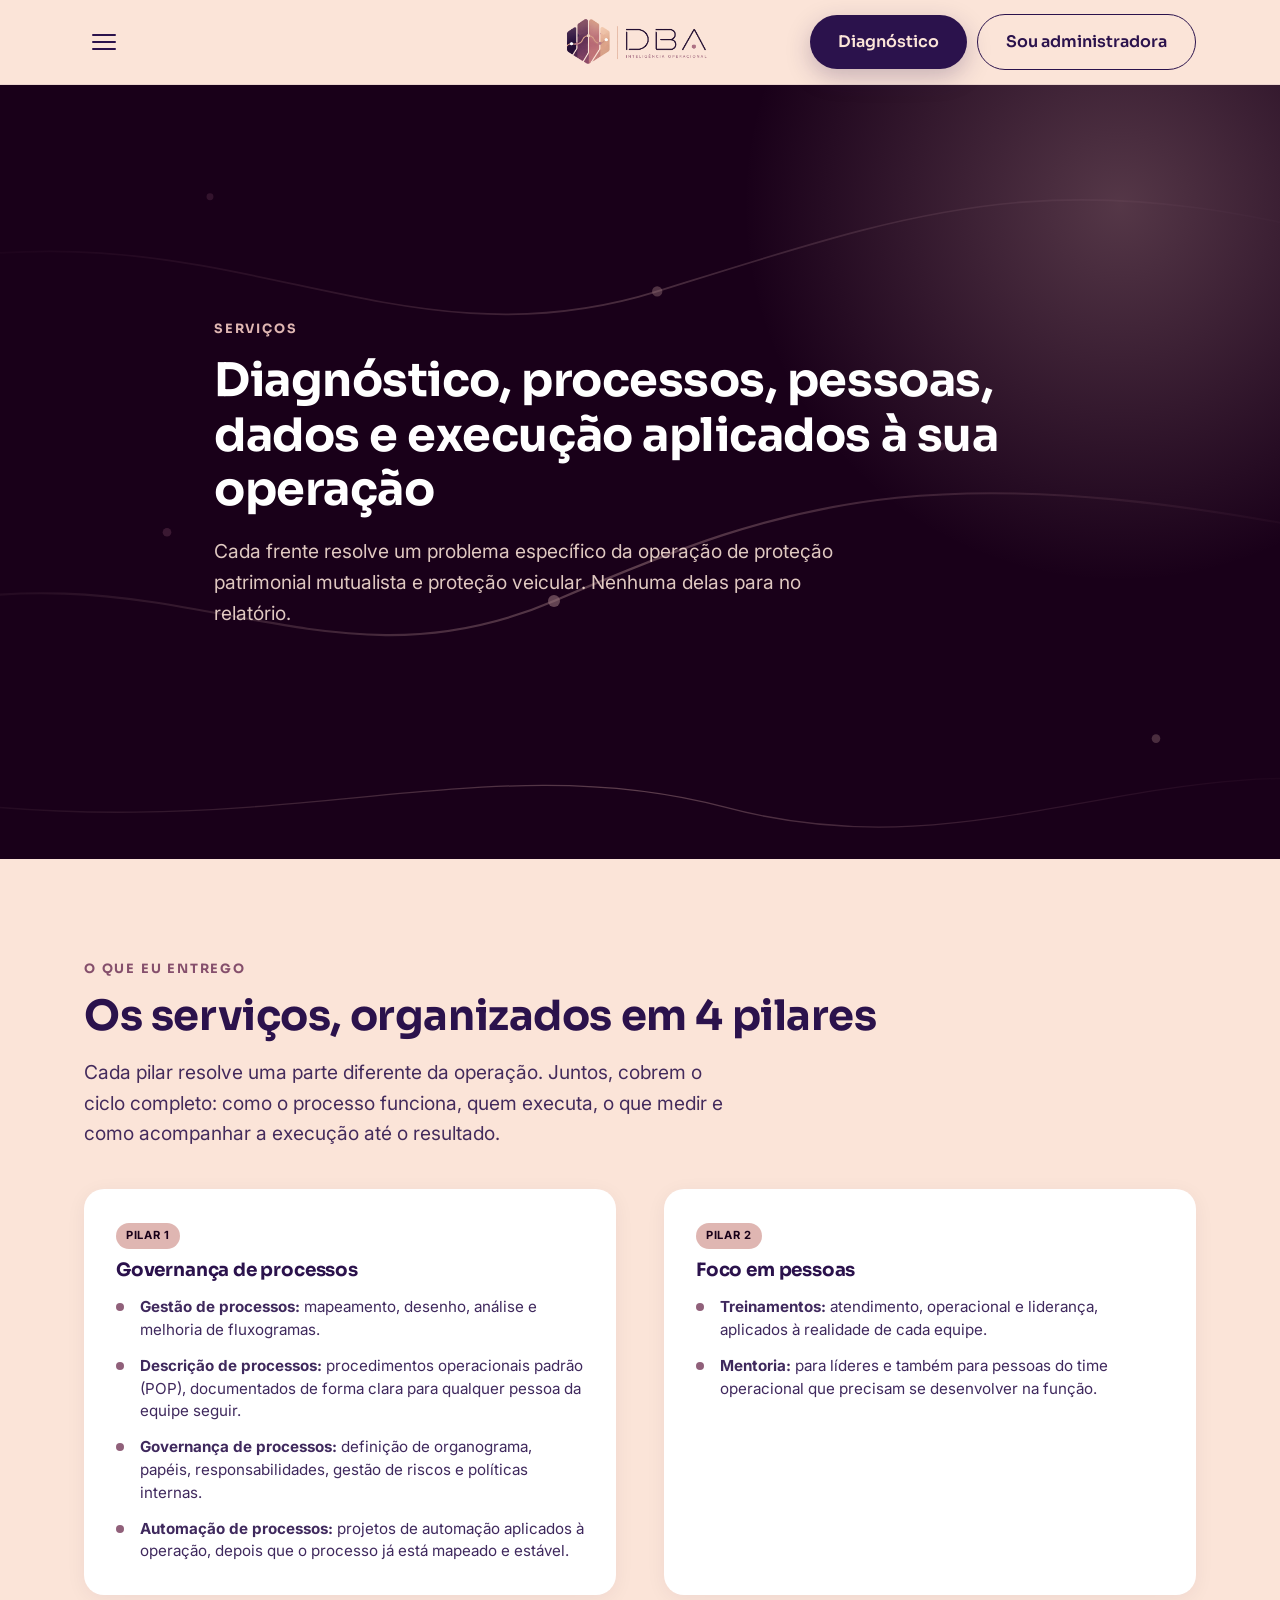
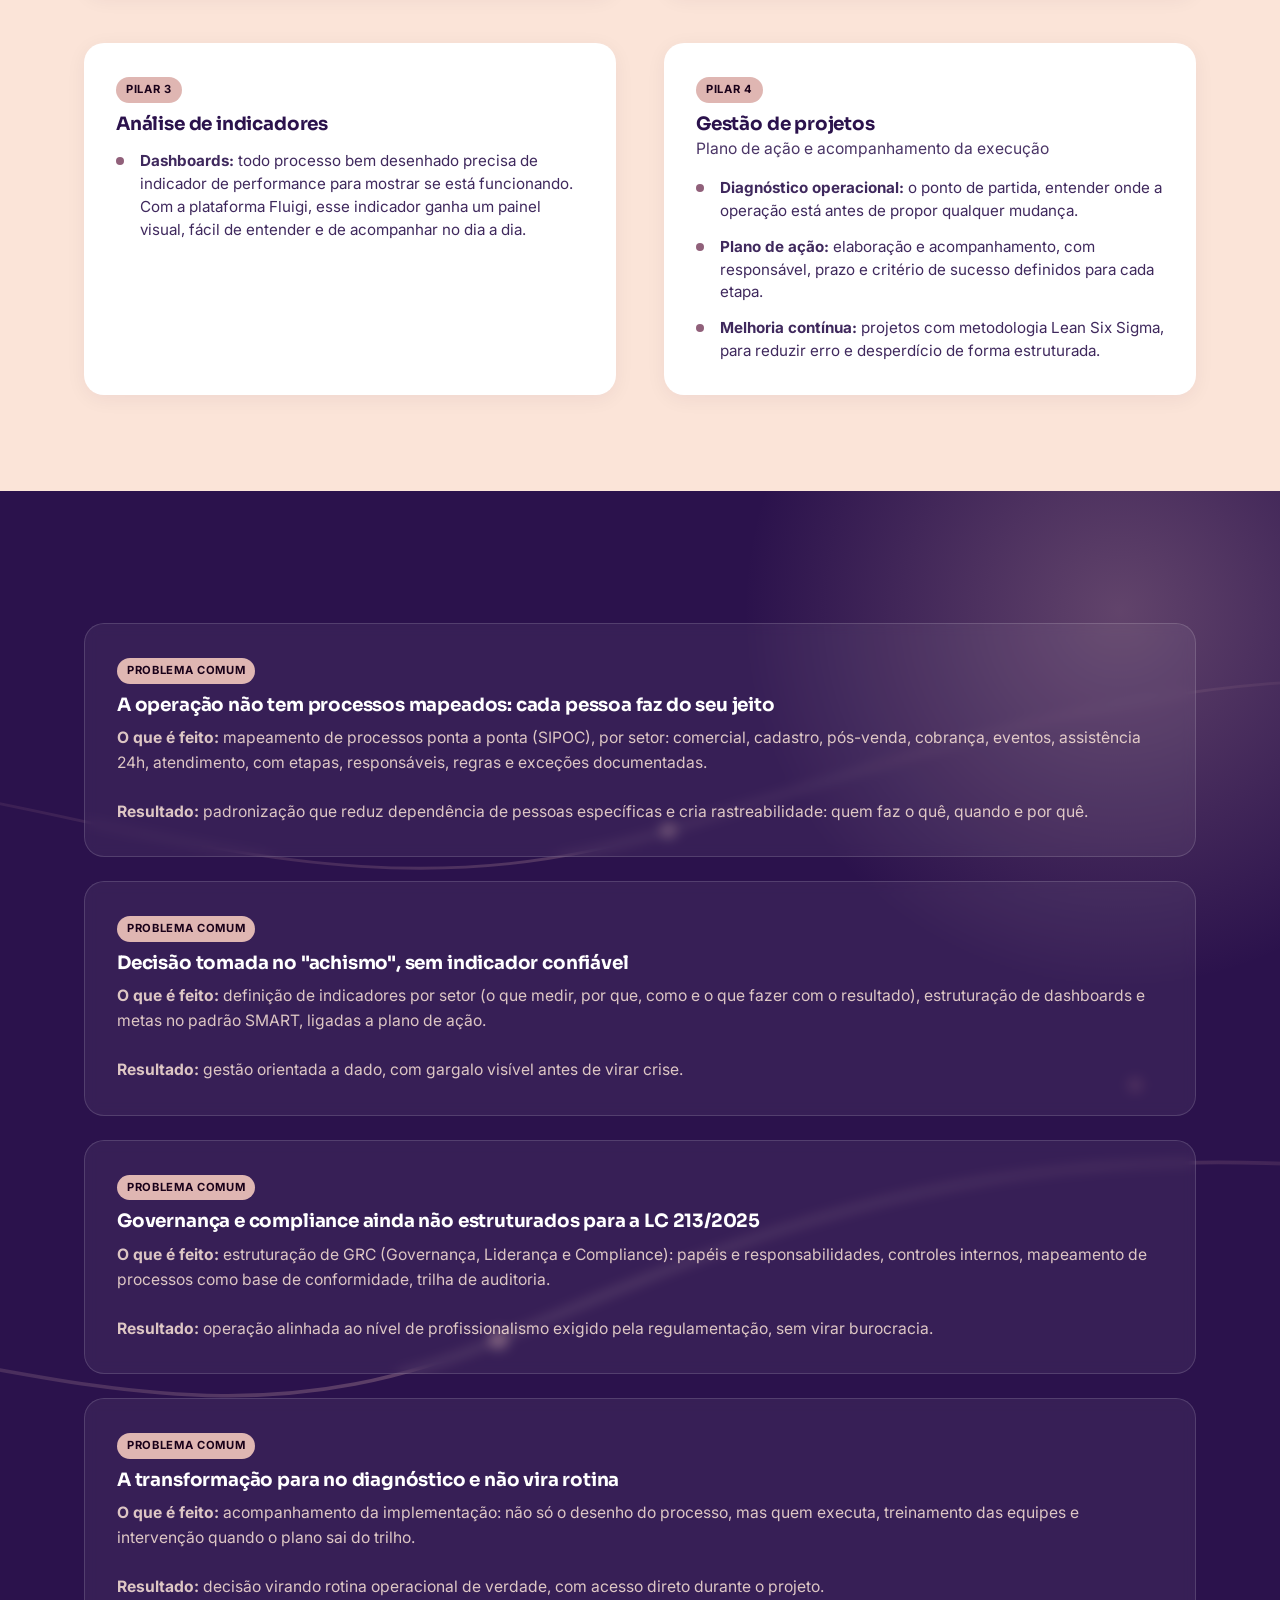
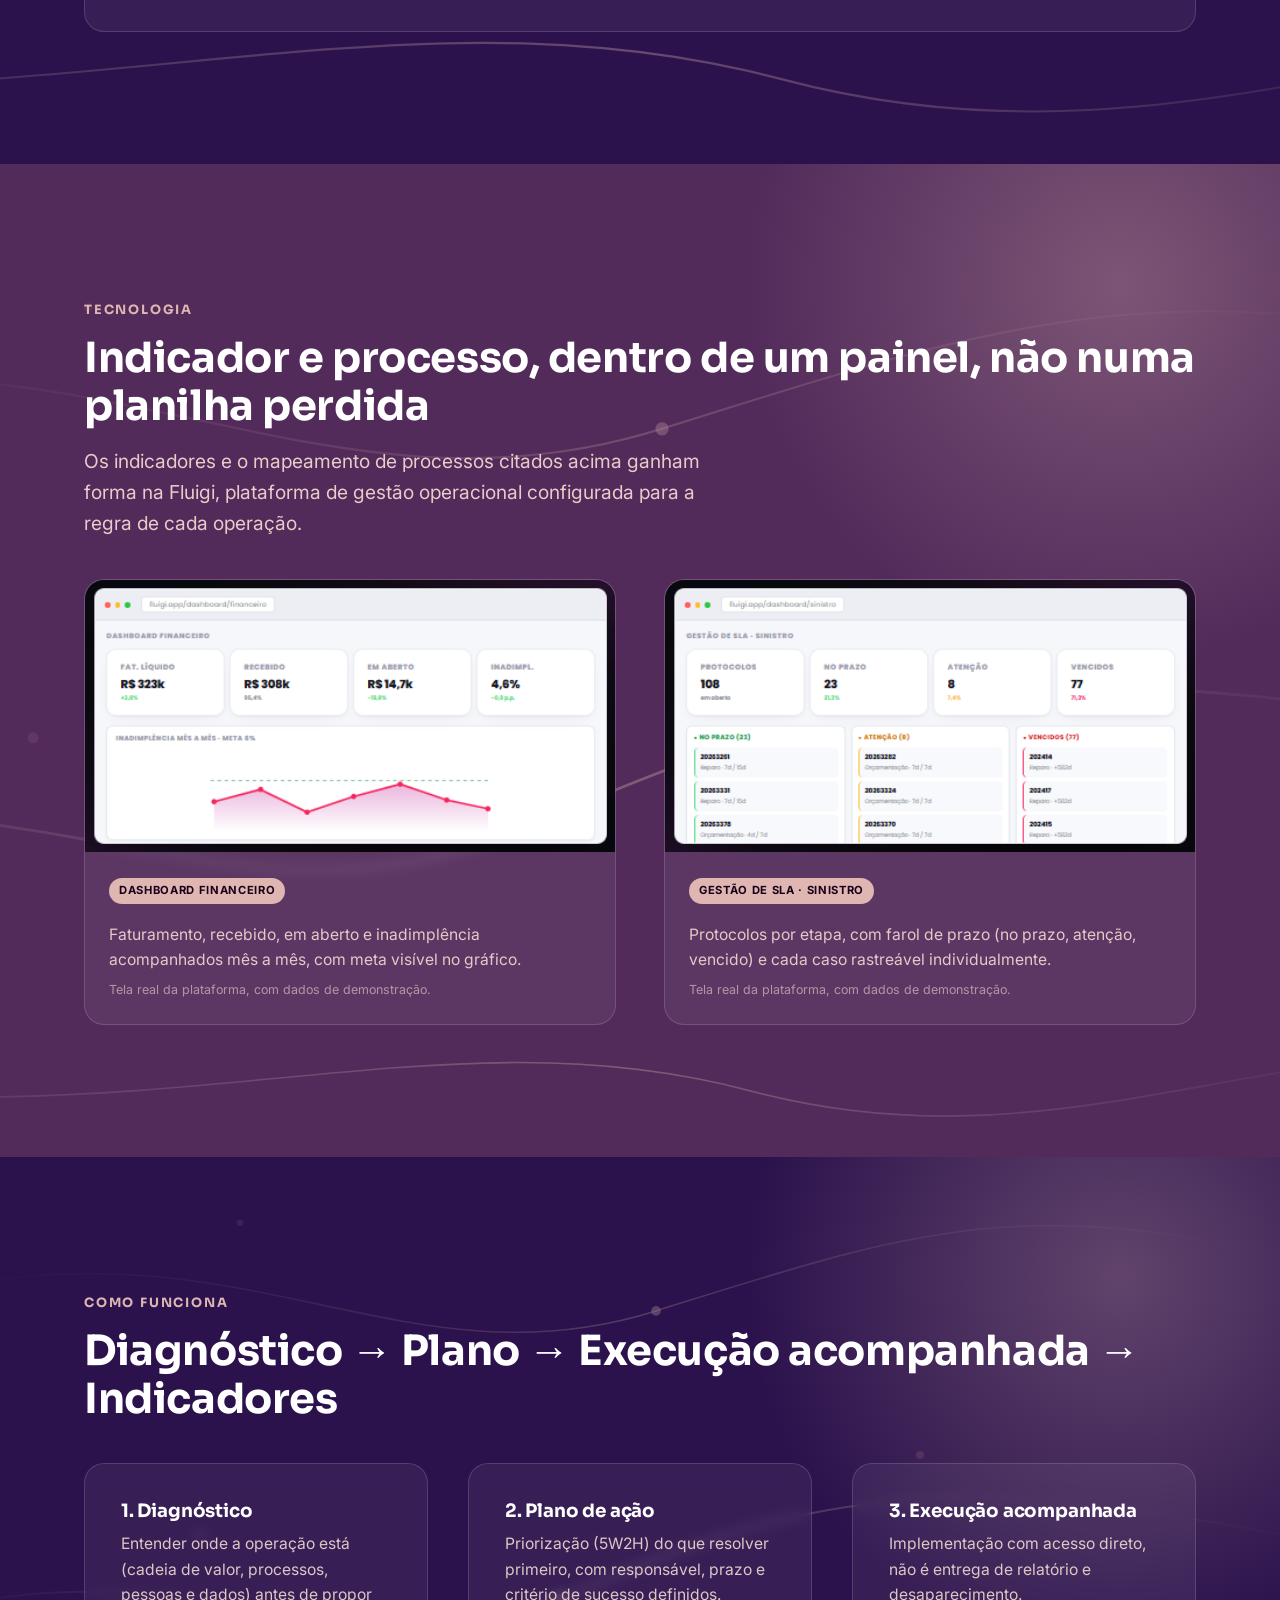
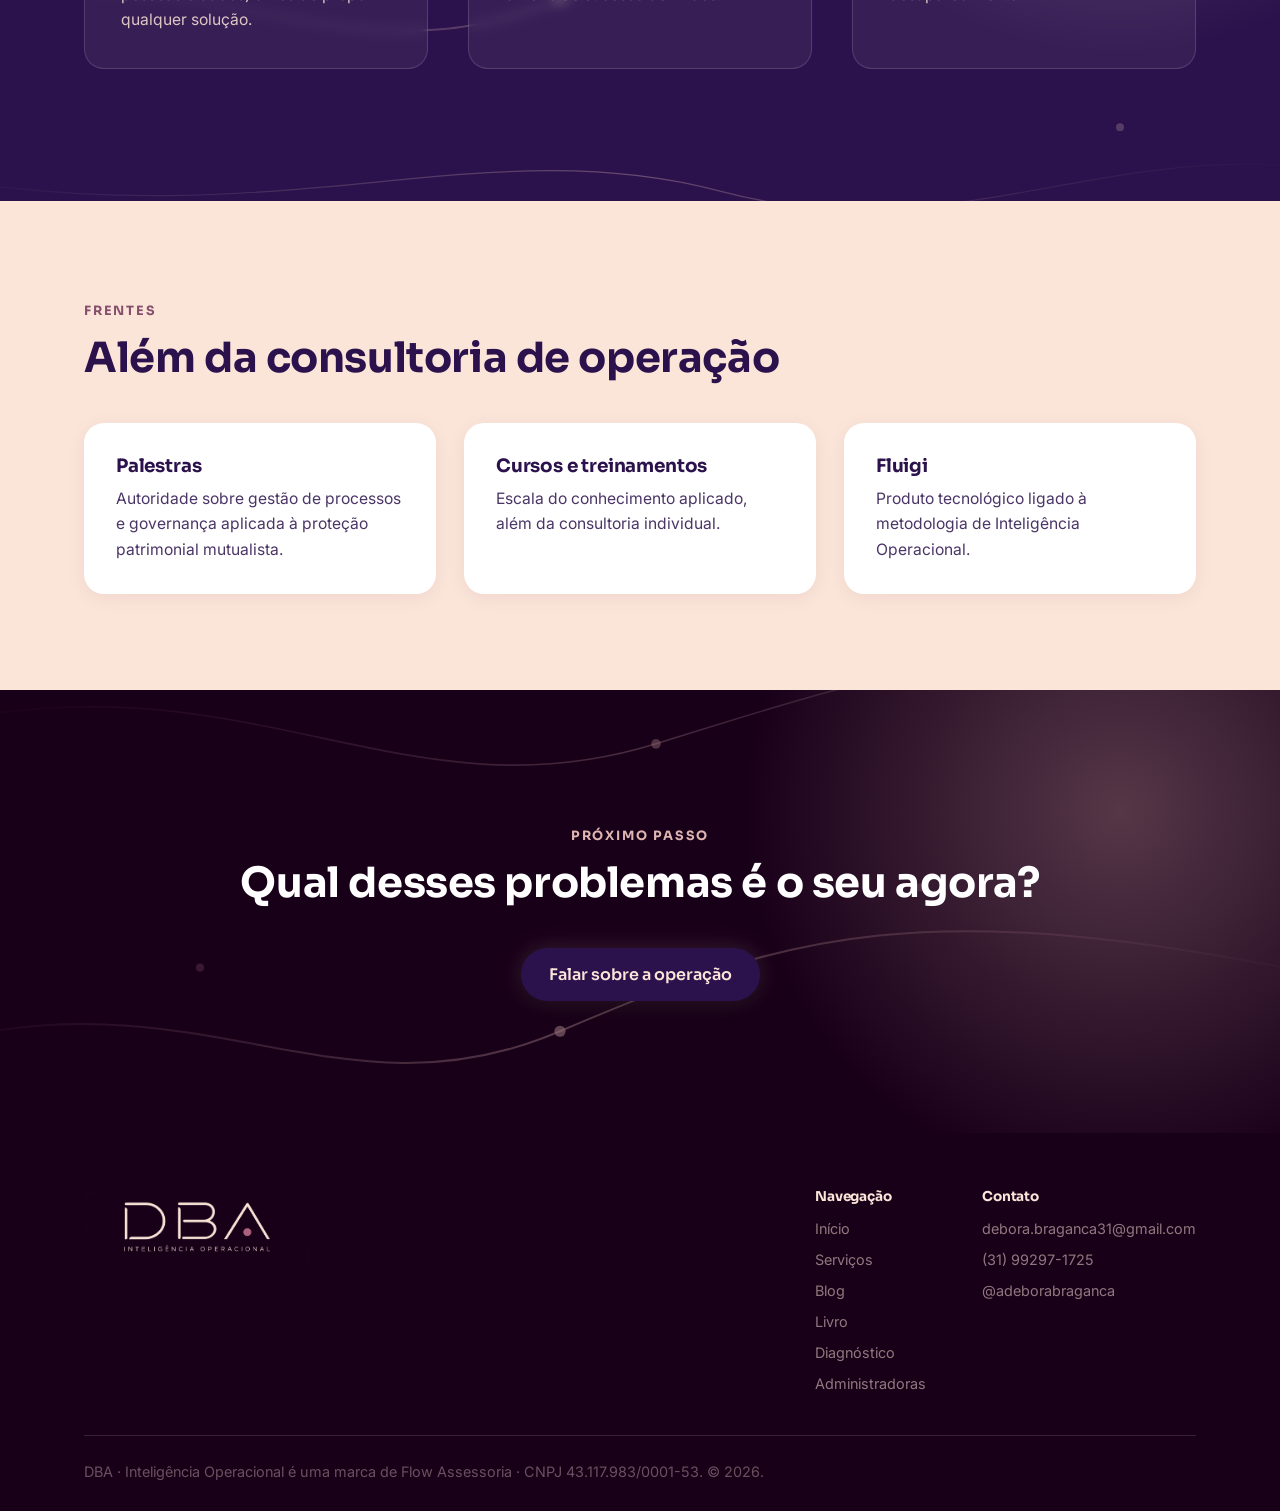
<file: servicos.html>
<!DOCTYPE html>
<html lang="pt-BR">
<head>
<meta charset="UTF-8">
<meta name="viewport" content="width=device-width, initial-scale=1.0">
<title>Serviços · DBA Inteligência Operacional</title>
<meta name="description" content="Diagnóstico, mapeamento de processos, indicadores e governança para administradoras de proteção patrimonial mutualista e proteção veicular.">
<link rel="canonical" href="https://www.dbainteligenciaoperacional.com.br/servicos.html">
<link rel="icon" href="assets/img/icone.png">
<link rel="preconnect" href="https://fonts.googleapis.com">
<link href="https://fonts.googleapis.com/css2?family=Sora:wght@600;700;800&family=Inter:wght@400;500;600&display=swap" rel="stylesheet">
<link rel="stylesheet" href="assets/css/style.css">
</head>
<body>

<header class="site-header">
  <div class="container">
    <button class="nav-toggle" aria-label="Abrir menu"><span></span><span></span><span></span></button>
    <a href="index.html" class="logo"><img src="assets/img/logo-dark.png" alt="DBA Inteligência Operacional"></a>
    <div class="header-ctas">
      <a href="diagnostico.html" class="btn btn-primary header-cta pulse-glow">Diagnóstico</a>
      <a href="administradoras.html" class="btn btn-outline header-cta">Sou administradora</a>
    </div>
  </div>
</header>

<nav class="site-nav">
  <button class="nav-close" aria-label="Fechar menu">&times;</button>
  <a href="index.html">Início</a>
  <a href="servicos.html">Serviços</a>
  <a href="blog.html">Blog</a>
  <a href="livro.html">Livro</a>
  <a href="diagnostico.html">Diagnóstico</a>
  <a href="administradoras.html">Administradoras</a>
  <div class="nav-contact">
    <a href="https://wa.me/5531992971725" target="_blank" rel="noopener">WhatsApp (31) 99297-1725</a>
    <a href="mailto:debora.braganca31@gmail.com">debora.braganca31@gmail.com</a>
    <a href="https://instagram.com/adeborabraganca" target="_blank" rel="noopener">@adeborabraganca</a>
  </div>
</nav>

<!-- HERO -->
<section class="section-dark section-hero">
  <div class="container hero-solo">
    <span class="eyebrow">Serviços</span>
    <h1 class="hero-title">Diagnóstico, processos, pessoas, dados e execução aplicados à sua operação</h1>
    <p class="lead">Cada frente resolve um problema específico da operação de proteção patrimonial mutualista e proteção veicular. Nenhuma delas para no relatório.</p>
  </div>
</section>

<!-- CATÁLOGO DE SERVIÇOS -->
<section class="section-light">
  <div class="container">
    <span class="eyebrow">O que eu entrego</span>
    <h2 class="section-title">Os serviços, organizados em 4 pilares</h2>
    <p class="lead">Cada pilar resolve uma parte diferente da operação. Juntos, cobrem o ciclo completo: como o processo funciona, quem executa, o que medir e como acompanhar a execução até o resultado.</p>
    <div class="grid-2 mt-40" style="align-items:stretch;">
      <div class="card">
        <span class="tag-flag">Pilar 1</span>
        <h3>Governança de processos</h3>
        <ul class="service-list">
          <li><strong>Gestão de processos:</strong> mapeamento, desenho, análise e melhoria de fluxogramas.</li>
          <li><strong>Descrição de processos:</strong> procedimentos operacionais padrão (POP), documentados de forma clara para qualquer pessoa da equipe seguir.</li>
          <li><strong>Governança de processos:</strong> definição de organograma, papéis, responsabilidades, gestão de riscos e políticas internas.</li>
          <li><strong>Automação de processos:</strong> projetos de automação aplicados à operação, depois que o processo já está mapeado e estável.</li>
        </ul>
      </div>
      <div class="card">
        <span class="tag-flag">Pilar 2</span>
        <h3>Foco em pessoas</h3>
        <ul class="service-list">
          <li><strong>Treinamentos:</strong> atendimento, operacional e liderança, aplicados à realidade de cada equipe.</li>
          <li><strong>Mentoria:</strong> para líderes e também para pessoas do time operacional que precisam se desenvolver na função.</li>
        </ul>
      </div>
      <div class="card">
        <span class="tag-flag">Pilar 3</span>
        <h3>Análise de indicadores</h3>
        <ul class="service-list">
          <li><strong>Dashboards:</strong> todo processo bem desenhado precisa de indicador de performance para mostrar se está funcionando. Com a plataforma Fluigi, esse indicador ganha um painel visual, fácil de entender e de acompanhar no dia a dia.</li>
        </ul>
      </div>
      <div class="card">
        <span class="tag-flag">Pilar 4</span>
        <h3>Gestão de projetos</h3>
        <p class="pillar-sub">Plano de ação e acompanhamento da execução</p>
        <ul class="service-list">
          <li><strong>Diagnóstico operacional:</strong> o ponto de partida, entender onde a operação está antes de propor qualquer mudança.</li>
          <li><strong>Plano de ação:</strong> elaboração e acompanhamento, com responsável, prazo e critério de sucesso definidos para cada etapa.</li>
          <li><strong>Melhoria contínua:</strong> projetos com metodologia Lean Six Sigma, para reduzir erro e desperdício de forma estruturada.</li>
        </ul>
      </div>
    </div>
  </div>
</section>

<!-- SERVIÇOS: problema -> processo -> resultado -->
<section class="section-purple">
  <div class="container">
    <div class="card" style="margin-bottom:24px;">
      <span class="tag-flag">Problema comum</span>
      <h3>A operação não tem processos mapeados: cada pessoa faz do seu jeito</h3>
      <p style="margin-top:8px;"><strong>O que é feito:</strong> mapeamento de processos ponta a ponta (SIPOC), por setor: comercial, cadastro, pós-venda, cobrança, eventos, assistência 24h, atendimento, com etapas, responsáveis, regras e exceções documentadas.</p>
      <p class="mt-24"><strong>Resultado:</strong> padronização que reduz dependência de pessoas específicas e cria rastreabilidade: quem faz o quê, quando e por quê.</p>
    </div>

    <div class="card" style="margin-bottom:24px;">
      <span class="tag-flag">Problema comum</span>
      <h3>Decisão tomada no "achismo", sem indicador confiável</h3>
      <p style="margin-top:8px;"><strong>O que é feito:</strong> definição de indicadores por setor (o que medir, por que, como e o que fazer com o resultado), estruturação de dashboards e metas no padrão SMART, ligadas a plano de ação.</p>
      <p class="mt-24"><strong>Resultado:</strong> gestão orientada a dado, com gargalo visível antes de virar crise.</p>
    </div>

    <div class="card" style="margin-bottom:24px;">
      <span class="tag-flag">Problema comum</span>
      <h3>Governança e compliance ainda não estruturados para a LC 213/2025</h3>
      <p style="margin-top:8px;"><strong>O que é feito:</strong> estruturação de GRC (Governança, Liderança e Compliance): papéis e responsabilidades, controles internos, mapeamento de processos como base de conformidade, trilha de auditoria.</p>
      <p class="mt-24"><strong>Resultado:</strong> operação alinhada ao nível de profissionalismo exigido pela regulamentação, sem virar burocracia.</p>
    </div>

    <div class="card">
      <span class="tag-flag">Problema comum</span>
      <h3>A transformação para no diagnóstico e não vira rotina</h3>
      <p style="margin-top:8px;"><strong>O que é feito:</strong> acompanhamento da implementação: não só o desenho do processo, mas quem executa, treinamento das equipes e intervenção quando o plano sai do trilho.</p>
      <p class="mt-24"><strong>Resultado:</strong> decisão virando rotina operacional de verdade, com acesso direto durante o projeto.</p>
    </div>
  </div>
</section>

<!-- TECNOLOGIA: FLUIGI -->
<section class="section-dark">
  <div class="container">
    <span class="eyebrow">Tecnologia</span>
    <h2 class="section-title">Indicador e processo, dentro de um painel, não numa planilha perdida</h2>
    <p class="lead" style="max-width:640px;">Os indicadores e o mapeamento de processos citados acima ganham forma na Fluigi, plataforma de gestão operacional configurada para a regra de cada operação.</p>
    <div class="grid-2 mt-40">
      <div class="card" style="padding:0; overflow:hidden;">
        <img src="assets/img/fluigi-dashboard-financeiro.png" alt="Dashboard financeiro da plataforma Fluigi: faturamento líquido, recebido, em aberto e inadimplência" style="width:100%; display:block;">
        <div style="padding:24px;">
          <span class="tag-flag">Dashboard financeiro</span>
          <p style="margin-top:8px;">Faturamento, recebido, em aberto e inadimplência acompanhados mês a mês, com meta visível no gráfico.</p>
          <p style="margin-top:8px; font-size:0.78rem; opacity:0.55;">Tela real da plataforma, com dados de demonstração.</p>
        </div>
      </div>
      <div class="card" style="padding:0; overflow:hidden;">
        <img src="assets/img/fluigi-dashboard-sinistro.png" alt="Dashboard de gestão de SLA de sinistro da plataforma Fluigi: protocolos no prazo, em atenção e vencidos" style="width:100%; display:block;">
        <div style="padding:24px;">
          <span class="tag-flag">Gestão de SLA · Sinistro</span>
          <p style="margin-top:8px;">Protocolos por etapa, com farol de prazo (no prazo, atenção, vencido) e cada caso rastreável individualmente.</p>
          <p style="margin-top:8px; font-size:0.78rem; opacity:0.55;">Tela real da plataforma, com dados de demonstração.</p>
        </div>
      </div>
    </div>
  </div>
</section>

<!-- COMO FUNCIONA -->
<section class="section-purple">
  <div class="container">
    <span class="eyebrow">Como funciona</span>
    <h2 class="section-title">Diagnóstico → Plano → Execução acompanhada → Indicadores</h2>
    <div class="grid-3 mt-40">
      <div class="card">
        <h3>1. Diagnóstico</h3>
        <p>Entender onde a operação está (cadeia de valor, processos, pessoas e dados) antes de propor qualquer solução.</p>
      </div>
      <div class="card">
        <h3>2. Plano de ação</h3>
        <p>Priorização (5W2H) do que resolver primeiro, com responsável, prazo e critério de sucesso definidos.</p>
      </div>
      <div class="card">
        <h3>3. Execução acompanhada</h3>
        <p>Implementação com acesso direto, não é entrega de relatório e desaparecimento.</p>
      </div>
    </div>
  </div>
</section>

<!-- FUTURO / FRENTES -->
<section class="section-light">
  <div class="container">
    <span class="eyebrow">Frentes</span>
    <h2 class="section-title">Além da consultoria de operação</h2>
    <div class="grid-3 mt-40">
      <div class="card"><h3>Palestras</h3><p>Autoridade sobre gestão de processos e governança aplicada à proteção patrimonial mutualista.</p></div>
      <div class="card"><h3>Cursos e treinamentos</h3><p>Escala do conhecimento aplicado, além da consultoria individual.</p></div>
      <div class="card"><h3>Fluigi</h3><p>Produto tecnológico ligado à metodologia de Inteligência Operacional.</p></div>
    </div>
  </div>
</section>

<!-- CTA -->
<section class="section-dark section-impact">
  <div class="container text-center">
    <span class="eyebrow">Próximo passo</span>
    <h2 class="section-title">Qual desses problemas é o seu agora?</h2>
    <div class="mt-40">
      <a href="administradoras.html" class="btn btn-primary">Falar sobre a operação</a>
    </div>
  </div>
</section>

<footer class="site-footer">
  <div class="container">
    <div class="footer-top">
      <div class="logo"><img src="assets/img/logo-light.png" alt="DBA Inteligência Operacional"></div>
      <div class="footer-cols">
        <div class="footer-col">
          <h4>Navegação</h4>
          <a href="index.html">Início</a>
          <a href="servicos.html">Serviços</a>
          <a href="blog.html">Blog</a>
          <a href="livro.html">Livro</a>
          <a href="diagnostico.html">Diagnóstico</a>
          <a href="administradoras.html">Administradoras</a>
        </div>
        <div class="footer-col">
          <h4>Contato</h4>
          <a href="mailto:debora.braganca31@gmail.com">debora.braganca31@gmail.com</a>
          <a href="https://wa.me/5531992971725" target="_blank" rel="noopener">(31) 99297-1725</a>
          <a href="https://instagram.com/adeborabraganca" target="_blank" rel="noopener">@adeborabraganca</a>
        </div>
      </div>
    </div>
    <p style="opacity:0.5;">DBA · Inteligência Operacional é uma marca de Flow Assessoria · CNPJ 43.117.983/0001-53. © 2026.</p>
  </div>
</footer>

<script src="assets/js/nav.js"></script>
</body>
</html>
</file>
<file: assets/css/style.css>
/* ===== DBA — Inteligência Operacional ===== */
/* Paleta oficial: berinjela #190019, roxo profundo #2B124C, roxo intermediário #522B5B,
   malva #854F6C, rosé claro #DFB6B2, creme #FBE4D8 */

:root {
  --berinjela: #190019;
  --roxo-profundo: #2B124C;
  --roxo-intermediario: #522B5B;
  --malva: #854F6C;
  --rose: #DFB6B2;
  --creme: #FBE4D8;
  --branco: #FFFFFF;

  --font-display: 'Sora', sans-serif;
  --font-body: 'Inter', sans-serif;

  --max-width: 1160px;
}

* { box-sizing: border-box; margin: 0; padding: 0; }

html { scroll-behavior: smooth; }

body {
  font-family: var(--font-body);
  color: var(--roxo-profundo);
  background: var(--creme);
  line-height: 1.6;
  -webkit-font-smoothing: antialiased;
}

h1, h2, h3, h4 {
  font-family: var(--font-display);
  line-height: 1.15;
  font-weight: 700;
  letter-spacing: -0.01em;
}

a { color: inherit; text-decoration: none; }

img { max-width: 100%; display: block; }

.container {
  max-width: var(--max-width);
  margin: 0 auto;
  padding: 0 24px;
}

/* ===== Header ===== */
.site-header {
  position: sticky;
  top: 0;
  z-index: 100;
  background: rgba(251, 228, 216, 0.92);
  backdrop-filter: blur(8px);
  border-bottom: 1px solid rgba(43, 18, 76, 0.08);
}

.site-header .container {
  display: grid;
  grid-template-columns: 1fr auto 1fr;
  align-items: center;
  padding-top: 14px;
  padding-bottom: 14px;
}

.site-header .logo { justify-self: center; }
.site-header .logo img { height: 52px; width: auto; }

.header-ctas { justify-self: end; display: flex; align-items: center; gap: 10px; }
.header-cta { padding: 12px 22px; font-size: 0.9rem; white-space: nowrap; }

/* ===== Menu lateral (drawer) ===== */
.nav-toggle {
  display: flex;
  justify-self: start;
  background: none;
  border: none;
  cursor: pointer;
  padding: 8px;
  flex-direction: column;
  gap: 5px;
  z-index: 260;
}

.nav-toggle span {
  display: block;
  width: 24px;
  height: 2px;
  background: var(--roxo-profundo);
  border-radius: 2px;
  transition: transform 0.2s ease, opacity 0.2s ease;
}

.nav-toggle.is-active span:nth-child(1) { transform: translateY(7px) rotate(45deg); }
.nav-toggle.is-active span:nth-child(2) { opacity: 0; }
.nav-toggle.is-active span:nth-child(3) { transform: translateY(-7px) rotate(-45deg); }

.site-drawer-overlay {
  position: fixed;
  inset: 0;
  background: rgba(25, 0, 25, 0.55);
  backdrop-filter: blur(2px);
  z-index: 250;
  opacity: 0;
  pointer-events: none;
  transition: opacity 0.3s ease;
}

.site-drawer-overlay.is-visible { opacity: 1; pointer-events: auto; }

.site-nav {
  position: fixed;
  top: 0;
  left: 0;
  height: 100vh;
  width: min(320px, 85vw);
  background: linear-gradient(180deg, var(--roxo-profundo), var(--berinjela));
  padding: 90px 32px 32px;
  display: flex;
  flex-direction: column;
  gap: 2px;
  transform: translateX(-100%);
  transition: transform 0.3s ease;
  z-index: 300;
  overflow-y: auto;
}

.site-nav.is-open { transform: translateX(0); }

.site-nav a {
  font-size: 1.05rem;
  font-weight: 600;
  color: var(--creme);
  opacity: 0.85;
  padding: 14px 2px;
  border-bottom: 1px solid rgba(255,255,255,0.08);
  transition: opacity 0.2s;
}

.site-nav a:hover { opacity: 1; }

.nav-close {
  position: absolute;
  top: 26px;
  right: 26px;
  background: none;
  border: none;
  color: var(--creme);
  font-size: 1.9rem;
  line-height: 1;
  cursor: pointer;
  opacity: 0.75;
}

.nav-close:hover { opacity: 1; }

.nav-contact {
  margin-top: 20px;
  display: flex;
  flex-direction: column;
  gap: 10px;
}

.nav-contact a {
  border-bottom: none;
  font-size: 0.88rem;
  font-weight: 500;
  opacity: 0.65;
  padding: 0;
}

/* ===== Buttons ===== */
.btn {
  display: inline-flex;
  align-items: center;
  gap: 8px;
  padding: 14px 28px;
  border-radius: 999px;
  font-family: var(--font-display);
  font-weight: 600;
  font-size: 1rem;
  border: none;
  cursor: pointer;
  transition: transform 0.15s ease, box-shadow 0.15s ease;
}

.btn:hover { transform: translateY(-2px); }

.btn-primary {
  background: var(--roxo-profundo);
  color: var(--creme);
  box-shadow: 0 8px 24px rgba(43, 18, 76, 0.25), 0 0 0 rgba(223, 182, 178, 0);
}

.btn-primary:hover {
  box-shadow: 0 12px 32px rgba(43, 18, 76, 0.35), 0 0 28px rgba(223, 182, 178, 0.35);
}

.section-dark .btn-primary, .section-purple .btn-primary {
  box-shadow: 0 8px 24px rgba(0, 0, 0, 0.3), 0 0 24px rgba(223, 182, 178, 0.18);
}

.btn-light {
  background: var(--creme);
  color: var(--roxo-profundo);
}

.btn-outline {
  background: transparent;
  border: 1.5px solid currentColor;
  color: inherit;
}

/* Botão de destaque (CTA de diagnóstico no header): leve pulso + brilho pra chamar atenção
   sem ser agressivo. Pausa no hover e some com prefers-reduced-motion. */
@keyframes pulseGlow {
  0%, 100% { box-shadow: 0 8px 24px rgba(43, 18, 76, 0.25), 0 0 0 rgba(223, 182, 178, 0); }
  50% { box-shadow: 0 8px 24px rgba(43, 18, 76, 0.25), 0 0 20px rgba(223, 182, 178, 0.6); }
}

.pulse-glow { animation: pulseGlow 2.2s ease-in-out infinite; }
.pulse-glow:hover { animation-play-state: paused; }

@media (prefers-reduced-motion: reduce) {
  .pulse-glow { animation: none; }
}

/* ===== Sections ===== */
section { padding: 96px 0; position: relative; }

/* Seções escuras/roxas ganham mais respiro que o padrão, pra dar leveza
   (feedback dela, 2026-08-16: "falta leveza" no escuro) */
.section-dark,
.section-purple { padding: 132px 0; }

.section-dark,
.section-purple {
  position: relative;
  overflow: hidden;
  /* Berinjela (quase preto) fica reservado pra hero e momentos de impacto
     (.section-impact), o resto do conteúdo escuro usa roxo intermediário,
     mais colorido e menos "pesado" visualmente. */
  background: var(--roxo-intermediario);
  color: var(--creme);
}

.section-dark.section-hero,
.section-dark.section-impact { background: var(--berinjela); }

.section-purple { background: var(--roxo-profundo); }

/* Linhas de fluxo + brilho de fundo — elemento gráfico recorrente da identidade DBA */
.section-dark::before,
.section-purple::before {
  content: "";
  position: absolute;
  inset: 0;
  background-image: url("../img/flow-lines.svg");
  background-size: cover;
  background-position: center;
  opacity: 0.62;
  pointer-events: none;
  z-index: 0;
}

.section-dark::after,
.section-purple::after {
  content: "";
  position: absolute;
  width: 760px;
  height: 760px;
  border-radius: 50%;
  top: -260px;
  right: -220px;
  background: radial-gradient(circle, rgba(223, 182, 178, 0.30) 0%, rgba(223, 182, 178, 0) 70%);
  pointer-events: none;
  z-index: 0;
}

.section-dark .grid-3,
.section-purple .grid-3 { gap: 40px; }

.section-dark .grid-3 .card,
.section-purple .grid-3 .card { padding: 36px; }

.section-dark > .container,
.section-purple > .container {
  position: relative;
  z-index: 1;
}

.section-dark h1, .section-dark h2, .section-dark h3 { color: var(--branco); }
.section-purple h1, .section-purple h2, .section-purple h3 { color: var(--branco); }

.section-light { background: var(--creme); }

.section-white { background: var(--branco); }

/* Hero de abertura — ocupa mais altura de tela, sensação "tela toda" */
.section-hero {
  min-height: 86vh;
  display: flex;
  align-items: center;
}

.eyebrow {
  font-family: var(--font-display);
  font-size: 0.8rem;
  font-weight: 700;
  letter-spacing: 0.14em;
  text-transform: uppercase;
  color: var(--malva);
  margin-bottom: 14px;
  display: inline-block;
}

.section-dark .eyebrow, .section-purple .eyebrow { color: var(--rose); }

/* Kicker: pra frase de audiência/contexto mais longa acima do H1, onde o
   caixa-alta + letter-spacing do .eyebrow fica ilegível */
.hero-kicker {
  font-family: var(--font-body);
  font-size: 1rem;
  font-weight: 600;
  color: var(--malva);
  margin-bottom: 16px;
  max-width: 640px;
  display: block;
}

.section-dark .hero-kicker, .section-purple .hero-kicker { color: var(--rose); }

h1.hero-title { font-size: clamp(1.9rem, 3.6vw, 3.1rem); line-height: 1.18; margin-bottom: 20px; }

h2.section-title { font-size: clamp(1.8rem, 3.4vw, 2.6rem); margin-bottom: 16px; }

.lead { font-size: 1.2rem; opacity: 0.88; max-width: 640px; }

/* Hero sem imagem ao lado (título sozinho, sem grid-2): largura maior,
   texto alinhado à esquerda, não centralizado, pra título mais longo não
   virar bloco de texto ilegível no meio da tela. */
.hero-solo { max-width: 900px; margin: 0 auto; }

/* ===== Grid / Cards ===== */
.grid-2 { display: grid; grid-template-columns: 1fr 1fr; gap: 48px; align-items: center; }
.grid-3 { display: grid; grid-template-columns: repeat(3, 1fr); gap: 28px; }

.card {
  background: var(--branco);
  border-radius: 20px;
  padding: 32px;
  box-shadow: 0 4px 20px rgba(43, 18, 76, 0.06);
  transition: transform 0.2s ease, box-shadow 0.2s ease;
}

.card:hover {
  transform: translateY(-4px);
  box-shadow: 0 16px 40px rgba(43, 18, 76, 0.14);
}

.section-dark .card, .section-purple .card {
  background: rgba(255,255,255,0.06);
  border: 1px solid rgba(255,255,255,0.14);
  box-shadow: none;
  backdrop-filter: blur(6px);
}

.section-dark .card:hover, .section-purple .card:hover {
  border-color: rgba(223, 182, 178, 0.4);
  box-shadow: 0 16px 44px rgba(223, 182, 178, 0.12);
}

.card h3 { font-size: 1.15rem; margin-bottom: 10px; }
.card p { opacity: 0.85; font-size: 0.98rem; }

.tag-flag {
  display: inline-block;
  font-size: 0.7rem;
  font-weight: 700;
  letter-spacing: 0.06em;
  text-transform: uppercase;
  padding: 4px 10px;
  border-radius: 999px;
  background: var(--rose);
  color: var(--berinjela);
  margin-bottom: 10px;
}

/* ===== Service checklist (pillars) ===== */
.service-list {
  list-style: none;
  margin: 16px 0 0;
  padding: 0;
  display: flex;
  flex-direction: column;
  gap: 13px;
}

.service-list li {
  position: relative;
  padding-left: 24px;
  font-size: 0.95rem;
  line-height: 1.5;
  opacity: 0.9;
}

.service-list li::before {
  content: "";
  position: absolute;
  left: 0;
  top: 7px;
  width: 8px;
  height: 8px;
  border-radius: 50%;
  background: var(--malva);
}

.section-dark .service-list li::before, .section-purple .service-list li::before {
  background: var(--rose);
}

.pillar-sub {
  opacity: 0.65;
  font-size: 0.85rem;
  margin: -8px 0 4px;
}

/* ===== Hero with icon ===== */
.hero-icon {
  width: 100%;
  max-width: 460px;
  filter: drop-shadow(0 30px 60px rgba(223, 182, 178, 0.35));
  animation: float-icon 6s ease-in-out infinite;
}

@keyframes float-icon {
  0%, 100% { transform: translateY(0); }
  50% { transform: translateY(-14px); }
}

@media (prefers-reduced-motion: reduce) {
  .hero-icon { animation: none; }
}

/* ===== Divider dot line (identidade) ===== */
.trend-divider {
  width: 60px;
  height: 3px;
  background: linear-gradient(90deg, var(--roxo-profundo), var(--malva), var(--rose));
  border-radius: 2px;
  margin: 20px 0;
}

/* ===== Footer ===== */
.site-footer {
  background: var(--berinjela);
  color: rgba(251, 228, 216, 0.7);
  padding: 56px 0 28px;
  font-size: 0.9rem;
}

.site-footer .footer-top {
  display: flex;
  justify-content: space-between;
  flex-wrap: wrap;
  gap: 32px;
  padding-bottom: 32px;
  border-bottom: 1px solid rgba(251, 228, 216, 0.14);
  margin-bottom: 24px;
}

.site-footer .logo img { height: 76px; margin-bottom: 12px; }
.site-footer a:hover { color: var(--creme); }
.footer-cols { display: flex; gap: 56px; flex-wrap: wrap; }
.footer-col h4 { color: var(--creme); font-size: 0.85rem; margin-bottom: 12px; }
.footer-col a { display: block; opacity: 0.75; margin-bottom: 8px; }

/* ===== Utility ===== */
.text-center { text-align: center; }
.mt-24 { margin-top: 24px; }
.mt-40 { margin-top: 40px; }
.badge-row { display: flex; gap: 16px; flex-wrap: wrap; align-items: center; }

blockquote {
  font-family: var(--font-display);
  font-size: 1.3rem;
  line-height: 1.4;
  font-weight: 600;
  padding-left: 24px;
  border-left: 3px solid var(--rose);
}

blockquote cite {
  display: block;
  font-family: var(--font-body);
  font-style: normal;
  font-weight: 500;
  font-size: 0.9rem;
  opacity: 0.75;
  margin-top: 14px;
}

.validar {
  border: 1.5px dashed var(--malva);
  background: rgba(133, 79, 108, 0.06);
  padding: 16px 20px;
  border-radius: 12px;
  font-size: 0.9rem;
  color: var(--malva);
}

/* ===== Blog: chips e cards ===== */
.chip-row {
  display: flex;
  flex-wrap: wrap;
  gap: 10px;
}

.chip {
  font-family: var(--font-body);
  font-size: 0.88rem;
  font-weight: 600;
  padding: 9px 18px;
  border-radius: 999px;
  border: 1.5px solid rgba(43, 18, 76, 0.18);
  background: transparent;
  color: var(--roxo-profundo);
  cursor: pointer;
  transition: all 0.15s ease;
}

.chip:hover { border-color: var(--malva); }

.chip.is-active {
  background: var(--roxo-profundo);
  border-color: var(--roxo-profundo);
  color: var(--creme);
}

.blog-grid {
  display: grid;
  grid-template-columns: repeat(3, 1fr);
  gap: 28px;
}

.post-card {
  display: flex;
  flex-direction: column;
  background: var(--branco);
  border-radius: 20px;
  overflow: hidden;
  box-shadow: 0 4px 20px rgba(43, 18, 76, 0.06);
  transition: transform 0.2s ease, box-shadow 0.2s ease;
}

.post-card:hover {
  transform: translateY(-4px);
  box-shadow: 0 16px 40px rgba(43, 18, 76, 0.14);
}

.post-cover {
  height: 150px;
  position: relative;
  overflow: hidden;
  background: linear-gradient(135deg, var(--roxo-profundo), var(--berinjela));
  flex-shrink: 0;
}

.post-cover::before {
  content: "";
  position: absolute;
  inset: 0;
  background-image: url("../img/flow-lines.svg");
  background-size: 320px;
  background-repeat: repeat;
  opacity: 0.35;
}

.post-cover::after {
  content: "";
  position: absolute;
  top: -40px;
  right: -40px;
  width: 160px;
  height: 160px;
  border-radius: 50%;
  background: radial-gradient(circle, rgba(223, 182, 178, 0.4), transparent 70%);
}

.post-body { padding: 24px; display: flex; flex-direction: column; flex-grow: 1; }
.post-card .tag-flag { margin-right: 6px; }
.post-card h3 { margin-top: 4px; }
.post-card .post-desc { margin-top: 10px; flex-grow: 1; }
.post-card .post-suggested {
  margin-top: 16px;
  font-size: 0.78rem;
  font-weight: 600;
  color: var(--malva);
  opacity: 0.85;
}

.post-card.is-hidden { display: none; }

/* ===== Responsive ===== */

/* Tablet */
@media (max-width: 860px) {
  .grid-2 { grid-template-columns: 1fr; }
  .grid-3 { grid-template-columns: 1fr; }
  .blog-grid { grid-template-columns: 1fr; }

  .header-cta { padding: 10px 16px; font-size: 0.8rem; }

  section { padding: 64px 0; }
  .section-dark, .section-purple { padding: 80px 0; }
  .footer-top { flex-direction: column; }
  .footer-cols { gap: 40px; }
}

/* Celular */
@media (max-width: 640px) {
  .container { padding: 0 18px; }

  .site-header .container {
    display: flex;
    flex-wrap: wrap;
    justify-content: space-between;
    align-items: center;
    row-gap: 12px;
    padding-top: 12px;
    padding-bottom: 12px;
  }
  .nav-toggle { order: 1; justify-self: auto; }
  .site-header .logo { order: 2; justify-self: auto; }
  .site-header .logo img { height: 40px; }
  .header-ctas { order: 3; flex-basis: 100%; justify-content: center; justify-self: auto; }
  .header-cta { padding: 9px 16px; font-size: 0.76rem; }

  h1.hero-title { font-size: clamp(1.6rem, 7vw, 2.1rem); }
  h2.section-title { font-size: clamp(1.5rem, 6vw, 1.9rem); }
  .lead { font-size: 1.05rem; }

  .card { padding: 24px; }
  .section-dark .grid-3 .card, .section-purple .grid-3 .card { padding: 24px; }

  .site-footer .logo img { height: 56px; }
  .footer-cols { flex-direction: column; gap: 24px; }
}
</file>
